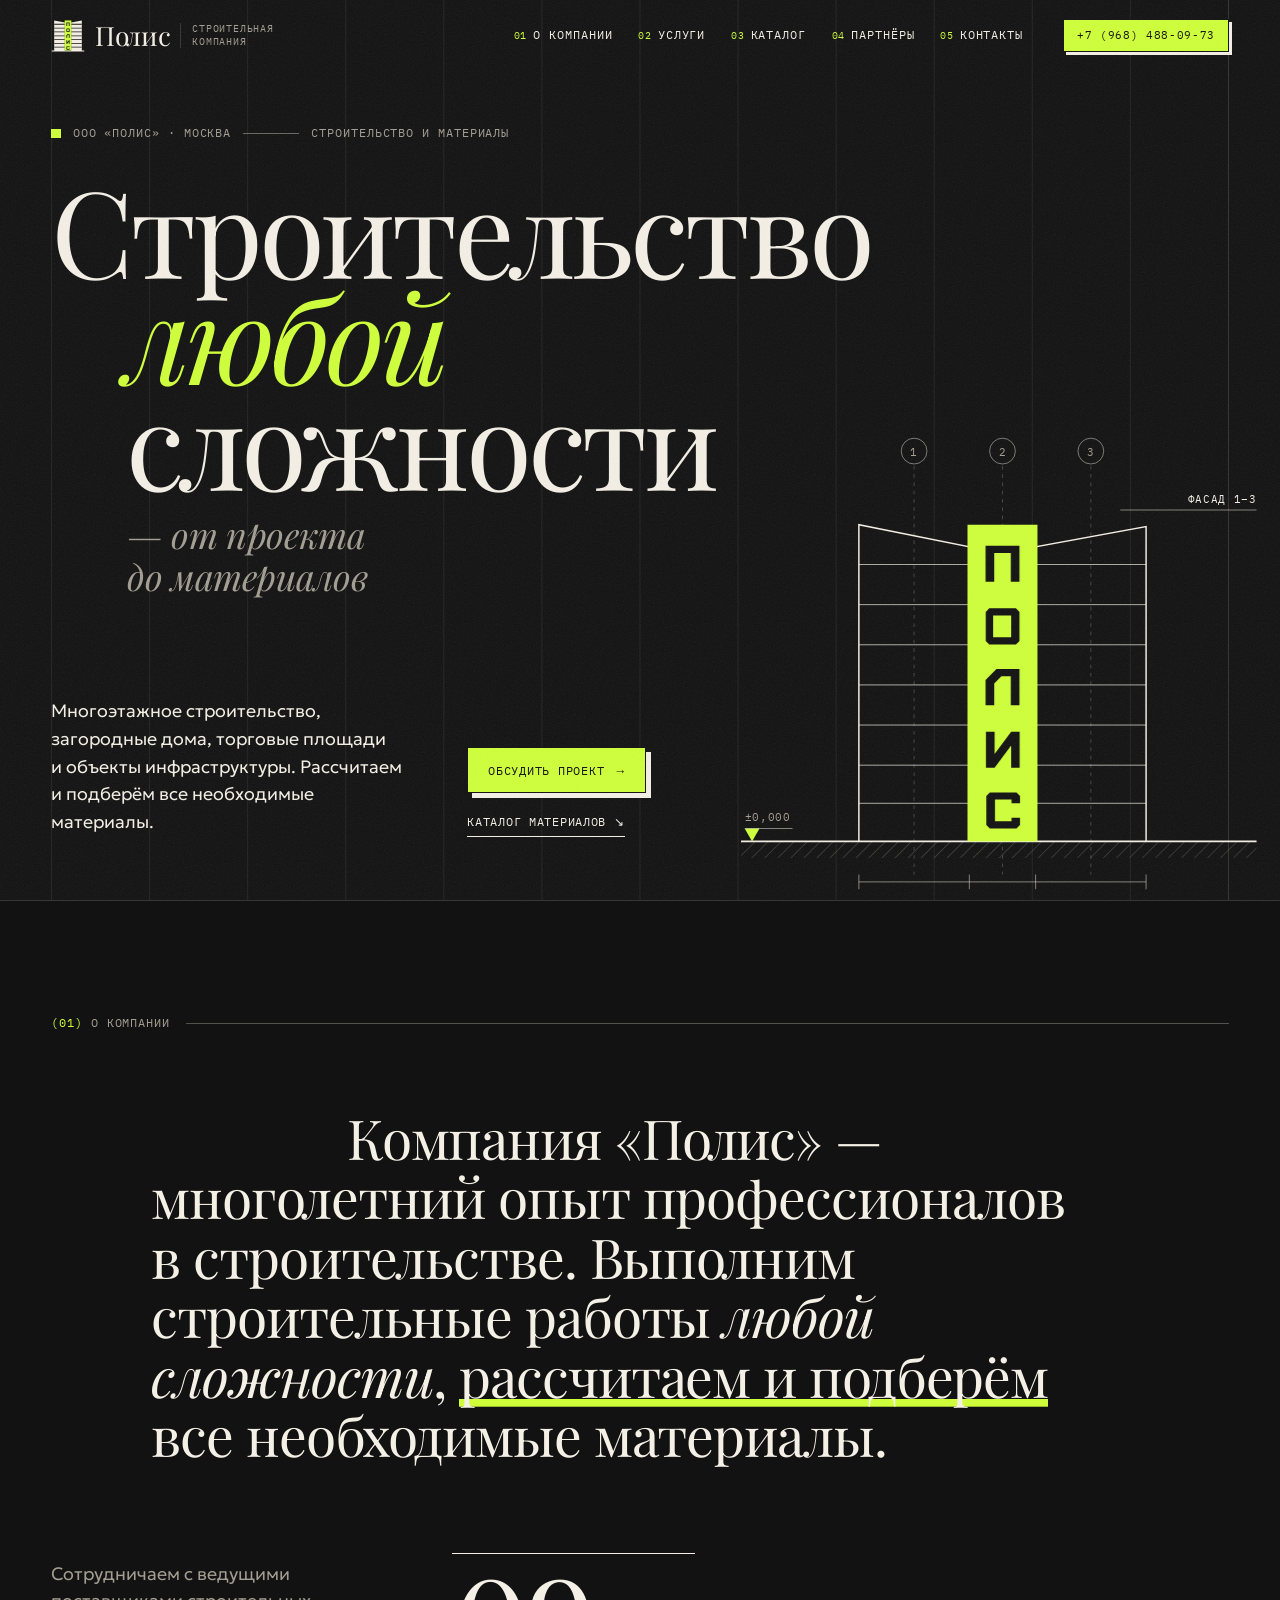
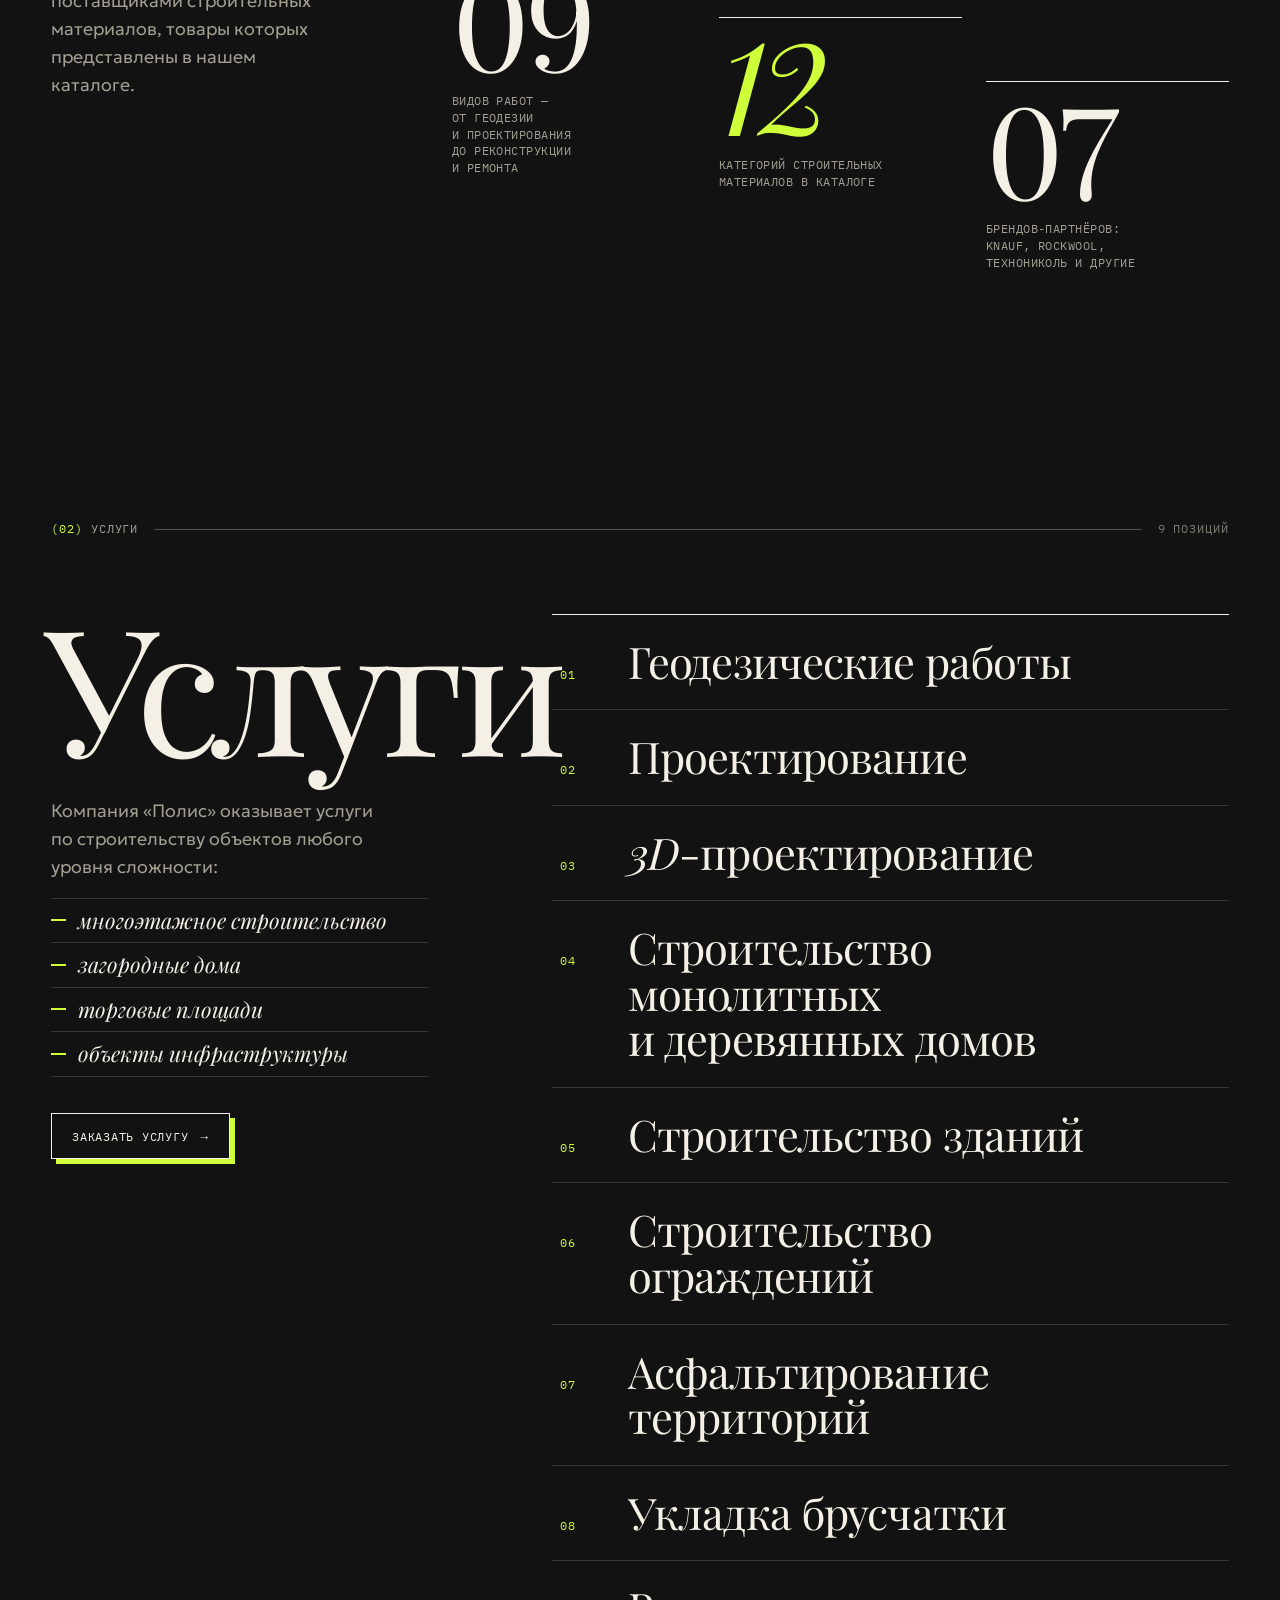
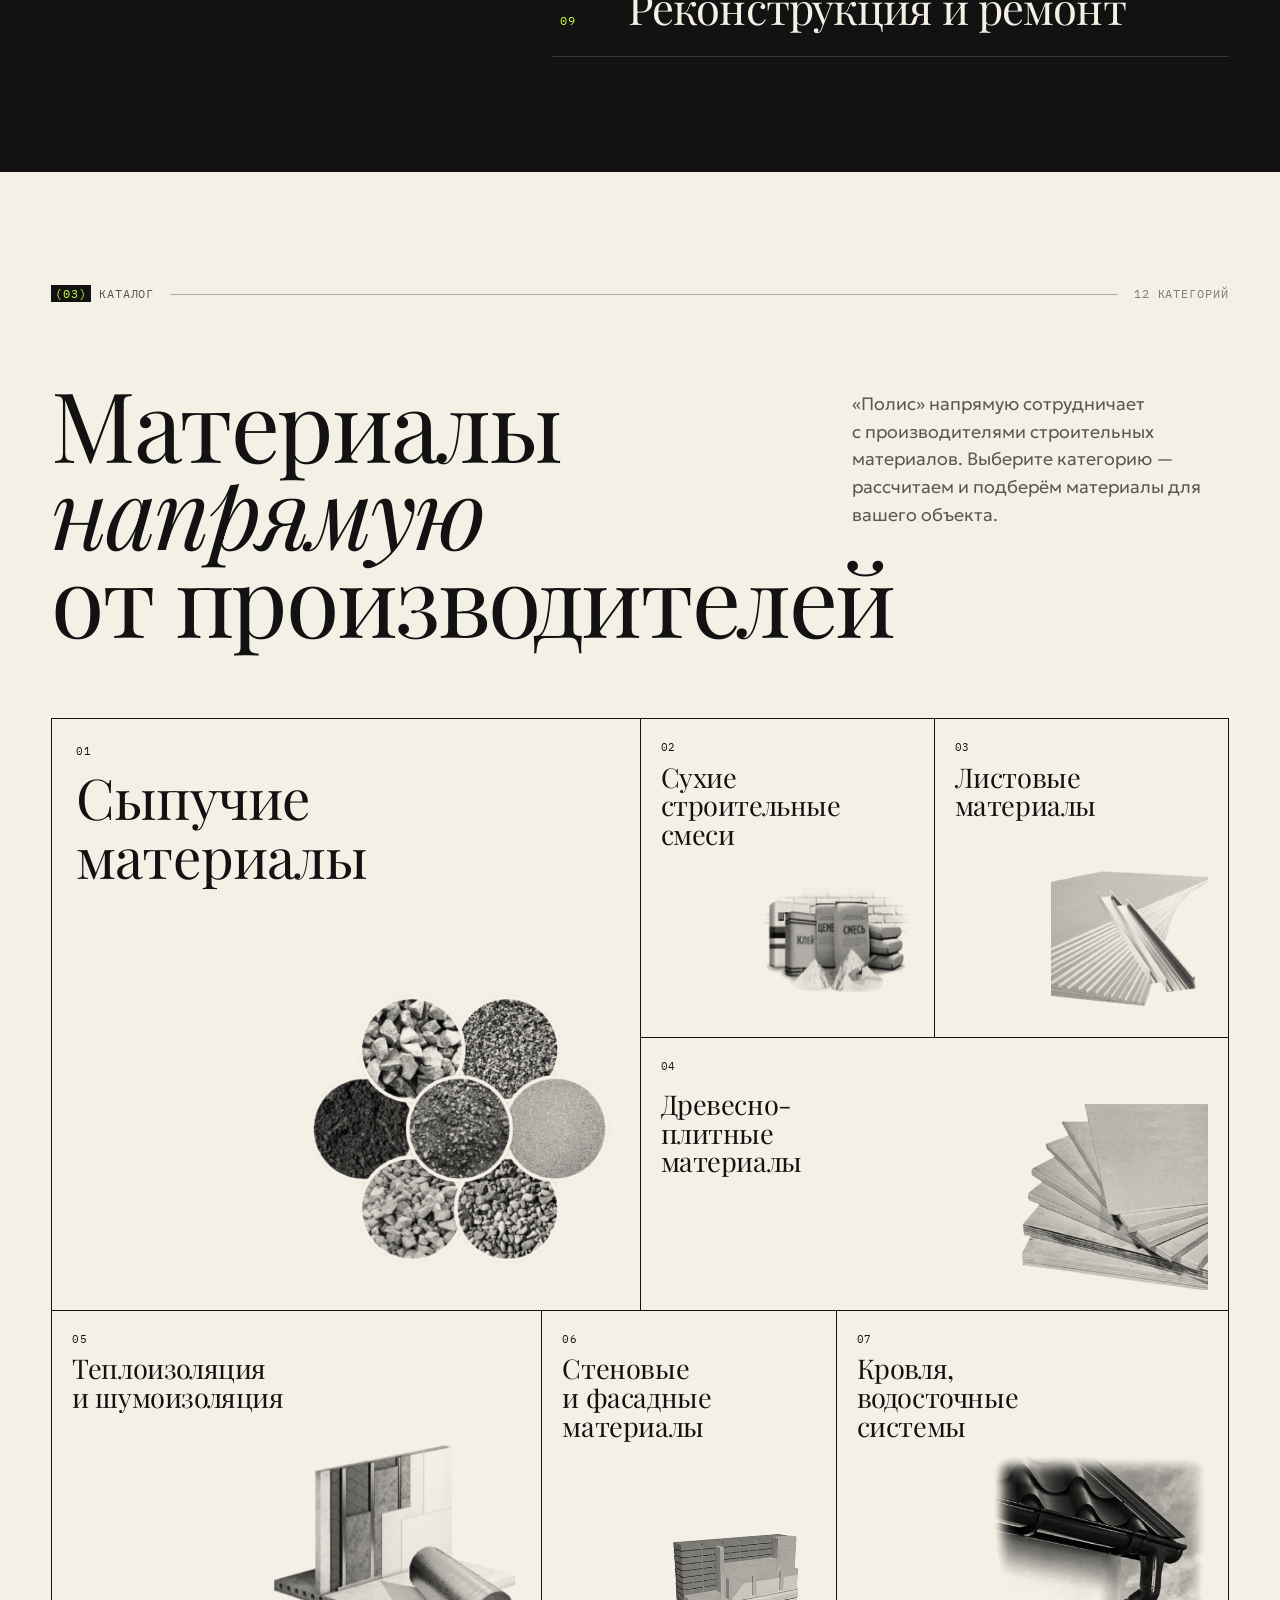
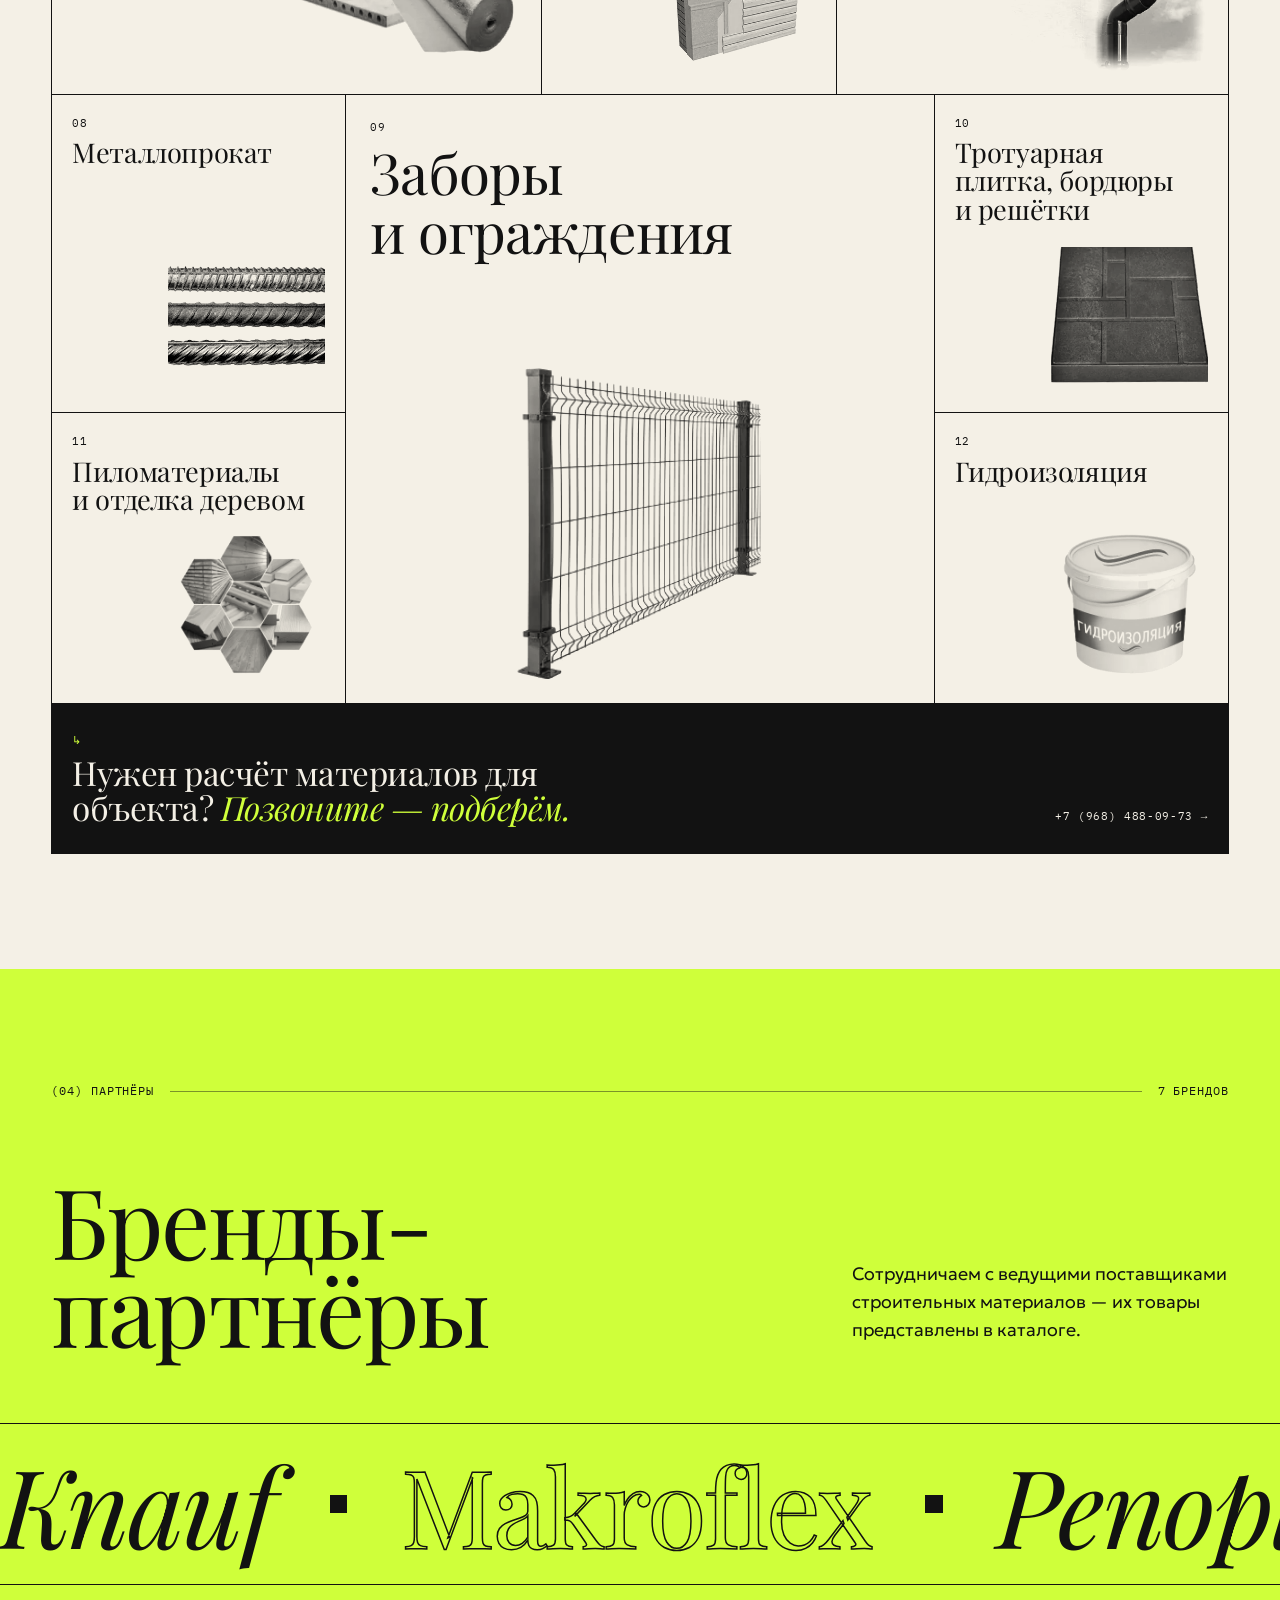
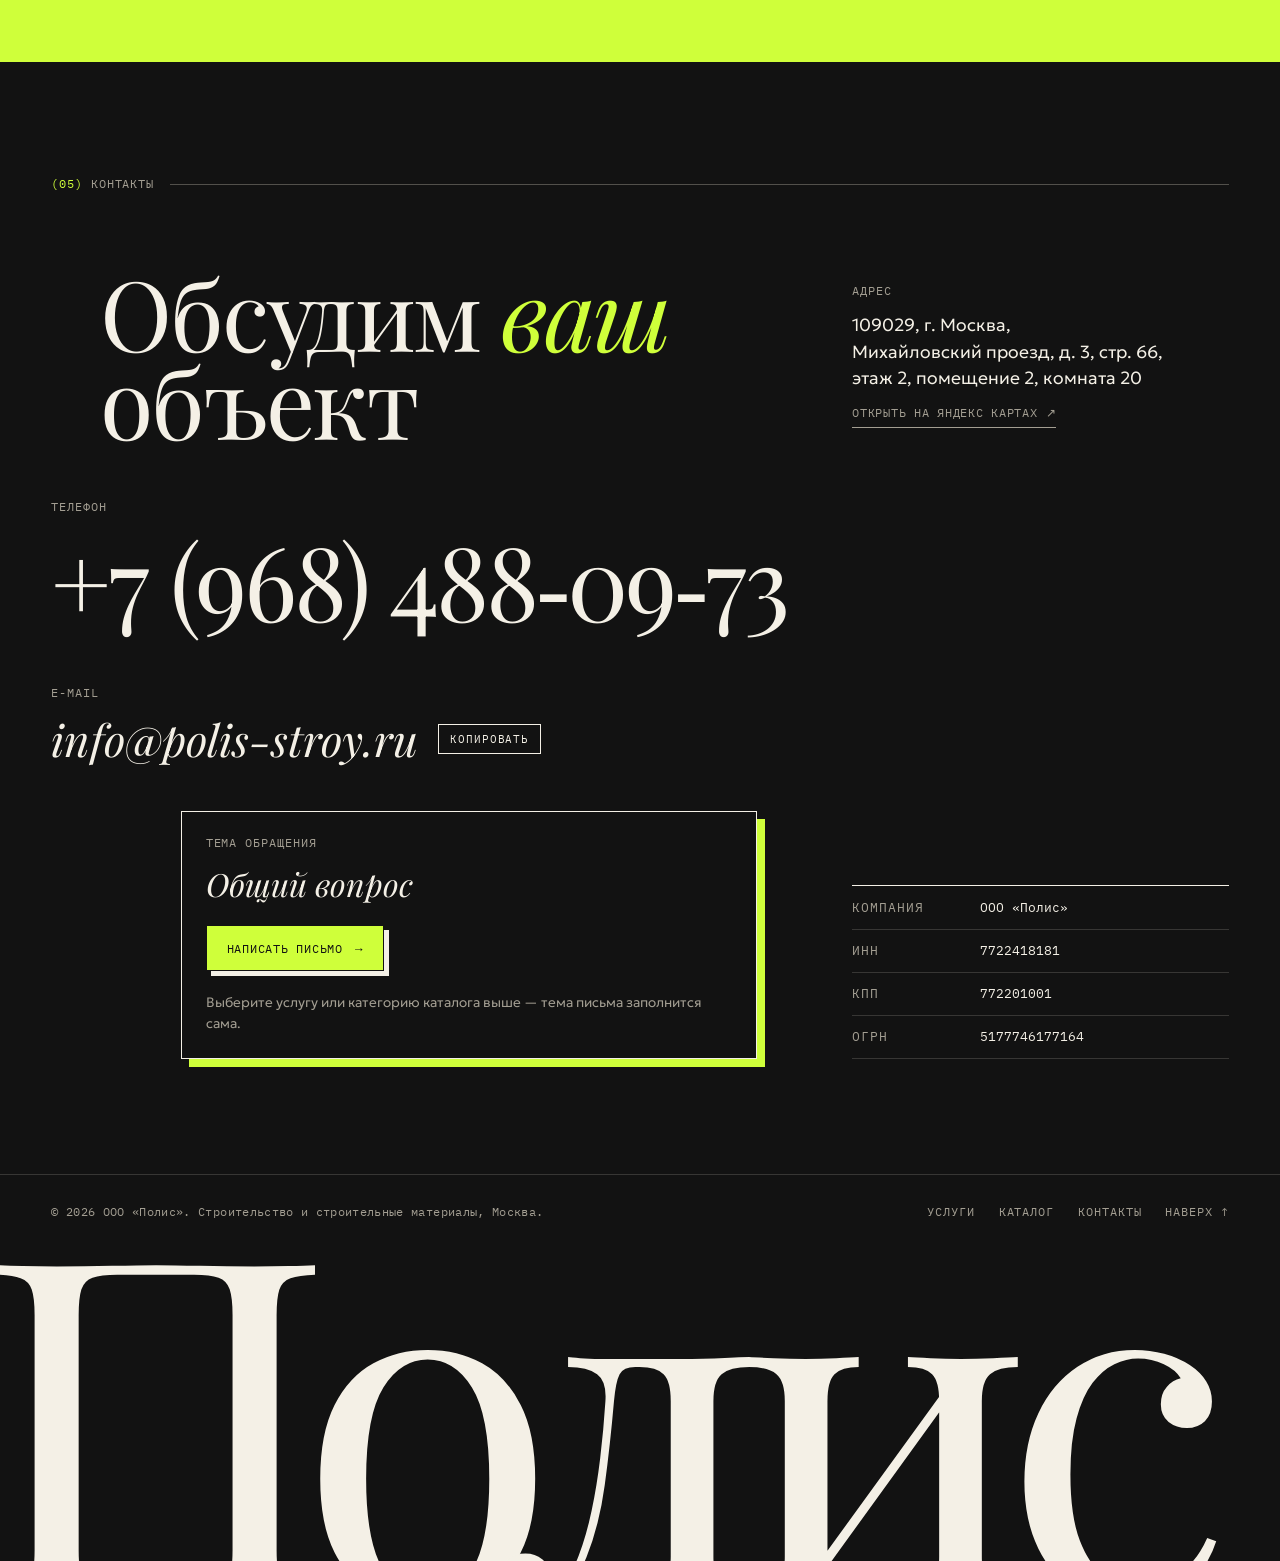
<file: index.html>
<!doctype html>
<html lang="ru">
<head>
  <meta charset="utf-8">
  <meta name="viewport" content="width=device-width, initial-scale=1, viewport-fit=cover">
  <title>«Полис» — строительная компания в Москве: работы и материалы</title>
  <meta name="description" content="ООО «Полис», Москва: строительство объектов любой сложности — от геодезии и проектирования до реконструкции и ремонта. Рассчитаем и подберём строительные материалы. +7 (968) 488-09-73.">
  <link rel="canonical" href="https://www.polis-stroy.ru/">
  <meta name="theme-color" content="#121212">
  <meta name="format-detection" content="telephone=no">

  <meta property="og:type" content="website">
  <meta property="og:locale" content="ru_RU">
  <meta property="og:site_name" content="Полис">
  <meta property="og:title" content="Строительная компания «Полис» — Москва">
  <meta property="og:description" content="Строительство объектов любой сложности. Рассчитаем и подберём все необходимые материалы от ведущих производителей.">
  <meta property="og:url" content="https://www.polis-stroy.ru/">
  <meta property="og:image" content="https://www.polis-stroy.ru/assets/img/og-image.jpg">
  <meta property="og:image:width" content="1200">
  <meta property="og:image:height" content="630">
  <meta property="og:image:alt" content="Полис — строительство любой сложности">
  <meta name="twitter:card" content="summary_large_image">

  <link rel="icon" href="favicon.svg" type="image/svg+xml">
  <link rel="apple-touch-icon" href="assets/img/apple-touch-icon.png">

  <link rel="preload" href="assets/fonts/playfair-cyrillic.woff2" as="font" type="font/woff2" crossorigin>
  <link rel="preload" href="assets/fonts/geologica-cyrillic.woff2" as="font" type="font/woff2" crossorigin>
  <link rel="stylesheet" href="assets/css/style.css">
  <script>document.documentElement.classList.add('js')</script>
  <script src="assets/js/main.js" defer></script>

  <script type="application/ld+json">
  {
    "@context": "https://schema.org",
    "@type": "GeneralContractor",
    "name": "Полис",
    "legalName": "ООО «Полис»",
    "url": "https://www.polis-stroy.ru/",
    "image": "https://www.polis-stroy.ru/assets/img/og-image.jpg",
    "telephone": "+7-968-488-09-73",
    "email": "info@polis-stroy.ru",
    "taxID": "7722418181",
    "address": {
      "@type": "PostalAddress",
      "postalCode": "109029",
      "addressLocality": "Москва",
      "streetAddress": "Михайловский проезд, д. 3, стр. 66, этаж 2, помещение 2, комната 20",
      "addressCountry": "RU"
    },
    "hasOfferCatalog": {
      "@type": "OfferCatalog",
      "name": "Услуги",
      "itemListElement": [
        {"@type": "Offer", "itemOffered": {"@type": "Service", "name": "Геодезические работы"}},
        {"@type": "Offer", "itemOffered": {"@type": "Service", "name": "Проектирование"}},
        {"@type": "Offer", "itemOffered": {"@type": "Service", "name": "3D-проектирование"}},
        {"@type": "Offer", "itemOffered": {"@type": "Service", "name": "Строительство монолитных и деревянных домов"}},
        {"@type": "Offer", "itemOffered": {"@type": "Service", "name": "Строительство зданий"}},
        {"@type": "Offer", "itemOffered": {"@type": "Service", "name": "Строительство ограждений"}},
        {"@type": "Offer", "itemOffered": {"@type": "Service", "name": "Асфальтирование территорий"}},
        {"@type": "Offer", "itemOffered": {"@type": "Service", "name": "Укладка брусчатки"}},
        {"@type": "Offer", "itemOffered": {"@type": "Service", "name": "Реконструкция и ремонт"}}
      ]
    }
  }
  </script>
</head>
<body>
  <svg class="sprite" width="0" height="0" aria-hidden="true" focusable="false">
    <symbol id="mark" viewBox="0 0 192 192">
      <path style="fill:var(--mark-side,currentColor)" d="M18 8l60 12v160H18zM114 20l60-11v171h-60zM4 177.3h183.8v5.8H4z"/>
      <path style="fill:var(--mark-gap,#121212)" d="M18 27.5h156v4.3H18zM18 49.3h156v4.2H18zM18 71.1h156v4.2H18zM18 92.9h156v4.2H18zM18 114.7h156v4.2H18zM18 136.5h156v4.2H18zM18 157.2h156v4.3H18z"/>
      <path style="fill:var(--mark-core,#cfff3a)" d="M77 8h38v169.3H77z"/>
      <path style="fill:var(--mark-gap,#121212)" d="m105.2 19.4v19.6h-4.7v-15.7h-9v15.7h-4.7v-19.6zm-1.9 34l1.9 2v15.7l-1.9 1.9h-14.5l-1.9-1.9v-15.7l1.9-2zm-2.6 15.7v-11.8h-9.8v11.8zm4.5 17.3v19.6h-4.7v-15.7h-5.1l-3.9 3.9v11.8h-4.7v-13.7l5.9-5.9zm-13.5 34v12.1l9-12.1h4.6v19.6h-4.6v-12.1l-9 12.1h-4.7v-19.6zm11.9 33l1.9 2v3.9h-4.6v-2h-9v11.8h9v-2h4.6v4l-1.9 1.9h-14.5l-1.9-1.9v-15.7l1.9-2z"/>
    </symbol>
  </svg>

  <a class="skip" href="#main">Перейти к содержанию</a>

  <header class="site-header" data-header>
    <div class="site-header__inner">
      <a class="brand" href="#top" aria-label="Полис — на главную">
        <svg class="brand__mark" aria-hidden="true"><use href="#mark"/></svg>
        <span class="brand__name">Полис</span>
        <span class="brand__tag">Строительная<br>компания</span>
      </a>

      <nav class="nav" aria-label="Основная навигация">
        <ul class="nav__list" id="nav-list">
          <li><a href="#about"><span class="nav__num">01</span>О&nbsp;компании</a></li>
          <li><a href="#services"><span class="nav__num">02</span>Услуги</a></li>
          <li><a href="#catalog"><span class="nav__num">03</span>Каталог</a></li>
          <li><a href="#partners"><span class="nav__num">04</span>Партнёры</a></li>
          <li><a href="#contacts"><span class="nav__num">05</span>Контакты</a></li>
          <li class="nav__extra">
            <a href="tel:+79684880973">+7 (968) 488-09-73</a>
            <a href="mailto:info@polis-stroy.ru">info@polis-stroy.ru</a>
          </li>
        </ul>
      </nav>

      <a class="btn btn--sm header-phone" href="tel:+79684880973">+7 (968) 488-09-73</a>

      <button class="menu-toggle" type="button" aria-expanded="false" aria-controls="nav-list" data-menu-toggle>
        <span class="menu-toggle__label">Меню</span>
        <span class="menu-toggle__bars" aria-hidden="true"></span>
      </button>
    </div>
    <div class="progress" aria-hidden="true"></div>
  </header>

  <main id="main">
    <!-- HERO -->
    <section class="hero" id="top" aria-labelledby="hero-title">
      <div class="hero__grid wrap">
        <p class="hero__kicker eyebrow">
          <span class="sq" aria-hidden="true"></span>ООО «Полис» · Москва
          <span class="hero__kicker-rule" aria-hidden="true"></span>
          <span class="hero__kicker-alt">Строительство и&nbsp;материалы</span>
        </p>

        <h1 class="hero__title" id="hero-title">
          <span class="hero__line hero__line--1">Строительство</span>
          <span class="hero__line hero__line--2"><em>любой</em> сложности</span>
          <span class="hero__line hero__line--3">— от&nbsp;проекта до&nbsp;материалов</span>
        </h1>

        <div class="hero__foot">
          <p class="hero__lead">
            Многоэтажное строительство, загородные дома, торговые площади и&nbsp;объекты инфраструктуры. Рассчитаем и&nbsp;подберём все необходимые материалы.
          </p>
          <div class="hero__actions">
            <a class="btn" href="#contacts">Обсудить проект <span class="btn__arrow" aria-hidden="true">→</span></a>
            <a class="link-arrow" href="#catalog">Каталог материалов <span aria-hidden="true">↘</span></a>
          </div>
        </div>
      </div>

      <svg class="hero__art" viewBox="-52 -44 292 256" aria-hidden="true" focusable="false">
        <defs>
          <pattern id="hatch" width="5" height="5" patternUnits="userSpaceOnUse" patternTransform="rotate(45)">
            <line x1="0" y1="0" x2="0" y2="5" class="art-hatch"/>
          </pattern>
        </defs>
        <g class="art-axes">
          <path d="M48 -24V198M96 -24V198M144 -24V198"/>
          <circle cx="48" cy="-32" r="7"/><circle cx="96" cy="-32" r="7"/><circle cx="144" cy="-32" r="7"/>
          <text x="48" y="-29.5">1</text><text x="96" y="-29.5">2</text><text x="144" y="-29.5">3</text>
        </g>
        <rect x="-46" y="180" width="280" height="9" fill="url(#hatch)"/>
        <g class="art-draw">
          <path pathLength="1" d="M18 180V8l60 12v160"/>
          <path pathLength="1" d="M114 180V20l60-11v171"/>
          <path pathLength="1" class="art-floors" d="M18 29.6h60M18 51.4h60M18 73.2h60M18 95h60M18 116.8h60M18 138.6h60M18 159.3h60M114 29.6h60M114 51.4h60M114 73.2h60M114 95h60M114 116.8h60M114 138.6h60M114 159.3h60"/>
          <path pathLength="1" class="art-ground" d="M-46 180H234"/>
        </g>
        <g class="art-core">
          <rect x="77" y="8" width="38" height="172"/>
          <path class="art-letters" d="m105.2 19.4v19.6h-4.7v-15.7h-9v15.7h-4.7v-19.6zm-1.9 34l1.9 2v15.7l-1.9 1.9h-14.5l-1.9-1.9v-15.7l1.9-2zm-2.6 15.7v-11.8h-9.8v11.8zm4.5 17.3v19.6h-4.7v-15.7h-5.1l-3.9 3.9v11.8h-4.7v-13.7l5.9-5.9zm-13.5 34v12.1l9-12.1h4.6v19.6h-4.6v-12.1l-9 12.1h-4.7v-19.6zm11.9 33l1.9 2v3.9h-4.6v-2h-9v11.8h9v-2h4.6v4l-1.9 1.9h-14.5l-1.9-1.9v-15.7l1.9-2z"/>
        </g>
        <g class="art-notes">
          <path d="M-40 180l-4-7h8z"/>
          <path d="M-44 173h26"/>
          <text x="-44" y="169" text-anchor="start">±0,000</text>
          <path d="M18 202H174M18 198v8M78 198v8M114 198v8M174 198v8"/>
          <text x="234" y="-4" text-anchor="end" class="art-title">ФАСАД 1–3</text>
          <path d="M160 0H234"/>
        </g>
      </svg>
    </section>

    <!-- ABOUT -->
    <section class="about section" id="about" aria-labelledby="about-title">
      <div class="wrap">
        <div class="section-bar">
          <span class="eyebrow"><span class="idx">(01)</span> О&nbsp;компании</span>
          <span class="section-bar__rule" aria-hidden="true"></span>
        </div>

        <div class="about__grid">
          <h2 class="visually-hidden" id="about-title">О компании</h2>
          <p class="about__statement" data-reveal>
            Компания «Полис»&nbsp;— многолетний опыт профессионалов в&nbsp;строительстве. Выполним строительные работы <em>любой сложности</em>, <mark>рассчитаем и&nbsp;подберём</mark> все необходимые материалы.
          </p>

          <p class="about__side" data-reveal>
            Сотрудничаем с&nbsp;ведущими поставщиками строительных материалов, товары которых представлены в&nbsp;нашем каталоге.
          </p>

          <ul class="facts" role="list">
            <li class="fact fact--a" data-reveal>
              <span class="fact__num">09</span>
              <span class="fact__label">видов работ&nbsp;— от&nbsp;геодезии и&nbsp;проектирования до&nbsp;реконструкции и&nbsp;ремонта</span>
            </li>
            <li class="fact fact--b" data-reveal>
              <span class="fact__num">12</span>
              <span class="fact__label">категорий строительных материалов в&nbsp;каталоге</span>
            </li>
            <li class="fact fact--c" data-reveal>
              <span class="fact__num">07</span>
              <span class="fact__label">брендов-партнёров: Knauf, Rockwool, Технониколь и&nbsp;другие</span>
            </li>
          </ul>
        </div>
      </div>
    </section>

    <!-- SERVICES -->
    <section class="services section" id="services" aria-labelledby="services-title">
      <div class="wrap">
        <div class="section-bar">
          <span class="eyebrow"><span class="idx">(02)</span> Услуги</span>
          <span class="section-bar__rule" aria-hidden="true"></span>
          <span class="eyebrow eyebrow--muted">9&nbsp;позиций</span>
        </div>

        <div class="services__grid">
          <div class="services__intro">
            <h2 class="display services__title" id="services-title">Услуги</h2>
            <p class="services__text">
              Компания «Полис» оказывает услуги по&nbsp;строительству объектов любого уровня сложности:
            </p>
            <ul class="objects" role="list">
              <li>многоэтажное строительство</li>
              <li>загородные дома</li>
              <li>торговые площади</li>
              <li>объекты инфраструктуры</li>
            </ul>
            <a class="btn btn--ghost" href="#contacts">Заказать услугу <span class="btn__arrow" aria-hidden="true">→</span></a>
          </div>

          <ol class="svc" role="list">
            <li><a class="svc__row" href="#contacts" data-topic="Геодезические работы"><span class="svc__num">01</span><span class="svc__name">Геодезические работы</span><span class="svc__go">Заказать <span aria-hidden="true">→</span></span></a></li>
            <li><a class="svc__row" href="#contacts" data-topic="Проектирование"><span class="svc__num">02</span><span class="svc__name">Проектирование</span><span class="svc__go">Заказать <span aria-hidden="true">→</span></span></a></li>
            <li><a class="svc__row" href="#contacts" data-topic="3D-проектирование"><span class="svc__num">03</span><span class="svc__name"><em>3D</em>-проектирование</span><span class="svc__go">Заказать <span aria-hidden="true">→</span></span></a></li>
            <li><a class="svc__row" href="#contacts" data-topic="Строительство монолитных и деревянных домов"><span class="svc__num">04</span><span class="svc__name">Строительство монолитных и&nbsp;деревянных домов</span><span class="svc__go">Заказать <span aria-hidden="true">→</span></span></a></li>
            <li><a class="svc__row" href="#contacts" data-topic="Строительство зданий"><span class="svc__num">05</span><span class="svc__name">Строительство зданий</span><span class="svc__go">Заказать <span aria-hidden="true">→</span></span></a></li>
            <li><a class="svc__row" href="#contacts" data-topic="Строительство ограждений"><span class="svc__num">06</span><span class="svc__name">Строительство ограждений</span><span class="svc__go">Заказать <span aria-hidden="true">→</span></span></a></li>
            <li><a class="svc__row" href="#contacts" data-topic="Асфальтирование территорий"><span class="svc__num">07</span><span class="svc__name">Асфальтирование территорий</span><span class="svc__go">Заказать <span aria-hidden="true">→</span></span></a></li>
            <li><a class="svc__row" href="#contacts" data-topic="Укладка брусчатки"><span class="svc__num">08</span><span class="svc__name">Укладка брусчатки</span><span class="svc__go">Заказать <span aria-hidden="true">→</span></span></a></li>
            <li><a class="svc__row" href="#contacts" data-topic="Реконструкция и ремонт"><span class="svc__num">09</span><span class="svc__name">Реконструкция и&nbsp;ремонт</span><span class="svc__go">Заказать <span aria-hidden="true">→</span></span></a></li>
          </ol>
        </div>
      </div>
    </section>

    <!-- CATALOG -->
    <section class="catalog section section--paper" id="catalog" aria-labelledby="catalog-title">
      <div class="wrap">
        <div class="section-bar">
          <span class="eyebrow"><span class="idx">(03)</span> Каталог</span>
          <span class="section-bar__rule" aria-hidden="true"></span>
          <span class="eyebrow eyebrow--muted">12&nbsp;категорий</span>
        </div>

        <div class="catalog__head">
          <h2 class="display catalog__title" id="catalog-title"><span>Материалы</span> <em>напрямую</em> <span>от&nbsp;производителей</span></h2>
          <p class="catalog__text">
            «Полис» напрямую сотрудничает с&nbsp;производителями строительных материалов. Выберите категорию&nbsp;— рассчитаем и&nbsp;подберём материалы для вашего объекта.
          </p>
        </div>

        <ul class="tiles" role="list">
          <li class="tile tile--xl">
            <a class="tile__link" href="#contacts" data-topic="Сыпучие материалы">
              <span class="tile__num">01</span>
              <h3 class="tile__title">Сыпучие материалы</h3>
              <img class="tile__img" src="assets/img/catalog/bulk-materials.webp" alt="" width="350" height="350" loading="lazy" decoding="async">
              <span class="tile__cta">Запросить расчёт <span aria-hidden="true">→</span></span>
            </a>
          </li>
          <li class="tile">
            <a class="tile__link" href="#contacts" data-topic="Сухие строительные смеси">
              <span class="tile__num">02</span>
              <h3 class="tile__title">Сухие строительные смеси</h3>
              <img class="tile__img" src="assets/img/catalog/dry-building-mixes.webp" alt="" width="350" height="350" loading="lazy" decoding="async">
              <span class="tile__cta">Запросить расчёт <span aria-hidden="true">→</span></span>
            </a>
          </li>
          <li class="tile">
            <a class="tile__link" href="#contacts" data-topic="Листовые материалы">
              <span class="tile__num">03</span>
              <h3 class="tile__title">Листовые материалы</h3>
              <img class="tile__img" src="assets/img/catalog/sheet-materials.webp" alt="" width="350" height="350" loading="lazy" decoding="async">
              <span class="tile__cta">Запросить расчёт <span aria-hidden="true">→</span></span>
            </a>
          </li>
          <li class="tile tile--wide">
            <a class="tile__link" href="#contacts" data-topic="Древесно-плитные материалы">
              <span class="tile__num">04</span>
              <h3 class="tile__title">Древесно-плитные материалы</h3>
              <img class="tile__img" src="assets/img/catalog/wood-board-materials.webp" alt="" width="300" height="300" loading="lazy" decoding="async">
              <span class="tile__cta">Запросить расчёт <span aria-hidden="true">→</span></span>
            </a>
          </li>
          <li class="tile tile--m5">
            <a class="tile__link" href="#contacts" data-topic="Теплоизоляция и шумоизоляция">
              <span class="tile__num">05</span>
              <h3 class="tile__title">Теплоизоляция и&nbsp;шумоизоляция</h3>
              <img class="tile__img" src="assets/img/catalog/thermal-noise-insulation.webp" alt="" width="350" height="350" loading="lazy" decoding="async">
              <span class="tile__cta">Запросить расчёт <span aria-hidden="true">→</span></span>
            </a>
          </li>
          <li class="tile">
            <a class="tile__link" href="#contacts" data-topic="Стеновые и фасадные материалы">
              <span class="tile__num">06</span>
              <h3 class="tile__title">Стеновые и&nbsp;фасадные материалы</h3>
              <img class="tile__img" src="assets/img/catalog/facade-materials.webp" alt="" width="300" height="300" loading="lazy" decoding="async">
              <span class="tile__cta">Запросить расчёт <span aria-hidden="true">→</span></span>
            </a>
          </li>
          <li class="tile tile--m4">
            <a class="tile__link" href="#contacts" data-topic="Кровля, водосточные системы">
              <span class="tile__num">07</span>
              <h3 class="tile__title">Кровля, водосточные системы</h3>
              <img class="tile__img" src="assets/img/catalog/roofing-materials.webp" alt="" width="350" height="350" loading="lazy" decoding="async">
              <span class="tile__cta">Запросить расчёт <span aria-hidden="true">→</span></span>
            </a>
          </li>
          <li class="tile">
            <a class="tile__link" href="#contacts" data-topic="Металлопрокат">
              <span class="tile__num">08</span>
              <h3 class="tile__title">Металлопрокат</h3>
              <img class="tile__img" src="assets/img/catalog/metal-products.webp" alt="" width="300" height="300" loading="lazy" decoding="async">
              <span class="tile__cta">Запросить расчёт <span aria-hidden="true">→</span></span>
            </a>
          </li>
          <li class="tile tile--xl tile--center">
            <a class="tile__link" href="#contacts" data-topic="Заборы и ограждения">
              <span class="tile__num">09</span>
              <h3 class="tile__title">Заборы и&nbsp;ограждения</h3>
              <img class="tile__img" src="assets/img/catalog/fences.webp" alt="" width="300" height="300" loading="lazy" decoding="async">
              <span class="tile__cta">Запросить расчёт <span aria-hidden="true">→</span></span>
            </a>
          </li>
          <li class="tile">
            <a class="tile__link" href="#contacts" data-topic="Тротуарная плитка, бордюры и решётки">
              <span class="tile__num">10</span>
              <h3 class="tile__title">Тротуарная плитка, бордюры и&nbsp;решётки</h3>
              <img class="tile__img" src="assets/img/catalog/paving-slabs.webp" alt="" width="300" height="300" loading="lazy" decoding="async">
              <span class="tile__cta">Запросить расчёт <span aria-hidden="true">→</span></span>
            </a>
          </li>
          <li class="tile">
            <a class="tile__link" href="#contacts" data-topic="Пиломатериалы и отделка деревом">
              <span class="tile__num">11</span>
              <h3 class="tile__title">Пиломатериалы и&nbsp;отделка деревом</h3>
              <img class="tile__img" src="assets/img/catalog/lumber-and-wood-trim.webp" alt="" width="350" height="350" loading="lazy" decoding="async">
              <span class="tile__cta">Запросить расчёт <span aria-hidden="true">→</span></span>
            </a>
          </li>
          <li class="tile">
            <a class="tile__link" href="#contacts" data-topic="Гидроизоляция">
              <span class="tile__num">12</span>
              <h3 class="tile__title">Гидроизоляция</h3>
              <img class="tile__img" src="assets/img/catalog/waterproofing.webp" alt="" width="350" height="350" loading="lazy" decoding="async">
              <span class="tile__cta">Запросить расчёт <span aria-hidden="true">→</span></span>
            </a>
          </li>
          <li class="tile tile--cta">
            <a class="tile__link" href="tel:+79684880973">
              <span class="tile__num">↳</span>
              <span class="tile__title">Нужен расчёт материалов для объекта? <em>Позвоните&nbsp;— подберём.</em></span>
              <span class="tile__cta">+7 (968) 488-09-73 <span aria-hidden="true">→</span></span>
            </a>
          </li>
        </ul>
      </div>
    </section>

    <!-- PARTNERS -->
    <section class="partners section section--accent" id="partners" aria-labelledby="partners-title">
      <div class="wrap partners__head">
        <div class="section-bar">
          <span class="eyebrow"><span class="idx">(04)</span> Партнёры</span>
          <span class="section-bar__rule" aria-hidden="true"></span>
          <span class="eyebrow">7&nbsp;брендов</span>
        </div>
        <div class="partners__intro">
          <h2 class="display partners__title" id="partners-title">Бренды-партнёры</h2>
          <p class="partners__text">Сотрудничаем с&nbsp;ведущими поставщиками строительных материалов&nbsp;— их товары представлены в&nbsp;каталоге.</p>
        </div>
      </div>

      <div class="marquee" data-marquee>
        <div class="marquee__track">
          <ul class="marquee__list" role="list">
            <li>Knauf</li>
            <li class="o">Makroflex</li>
            <li>Penoplex</li>
            <li class="o">Rockwool</li>
            <li>Tikkurila</li>
            <li class="o">Vetonit</li>
            <li>Технониколь</li>
          </ul>
          <ul class="marquee__list" role="list" aria-hidden="true">
            <li>Knauf</li>
            <li class="o">Makroflex</li>
            <li>Penoplex</li>
            <li class="o">Rockwool</li>
            <li>Tikkurila</li>
            <li class="o">Vetonit</li>
            <li>Технониколь</li>
          </ul>
        </div>
      </div>
    </section>

    <!-- CONTACTS -->
    <section class="contacts section" id="contacts" aria-labelledby="contacts-title">
      <div class="wrap">
        <div class="section-bar">
          <span class="eyebrow"><span class="idx">(05)</span> Контакты</span>
          <span class="section-bar__rule" aria-hidden="true"></span>
        </div>

        <div class="contacts__grid">
          <div class="contacts__main">
            <h2 class="display contacts__title" id="contacts-title">Обсудим <em>ваш</em> объект</h2>

            <a class="phone" href="tel:+79684880973"><span class="phone__label eyebrow">Телефон</span>+7&nbsp;(968) 488‑09‑73</a>

            <div class="mail">
              <span class="eyebrow">E-mail</span>
              <div class="mail__row">
                <a class="mail__addr" href="mailto:info@polis-stroy.ru">info@polis-stroy.ru</a>
                <button class="chip-btn" type="button" data-copy="info@polis-stroy.ru" hidden>Копировать</button>
              </div>
            </div>

            <div class="request" data-request>
              <div class="request__row">
                <span class="eyebrow">Тема обращения</span>
                <button class="request__reset" type="button" data-topic-reset hidden>Сбросить <span aria-hidden="true">×</span></button>
              </div>
              <p class="request__topic" data-topic-out aria-live="polite">Общий вопрос</p>
              <a class="btn" href="mailto:info@polis-stroy.ru?subject=%D0%97%D0%B0%D0%BF%D1%80%D0%BE%D1%81%20%D1%81%20%D1%81%D0%B0%D0%B9%D1%82%D0%B0" data-mailto>Написать письмо <span class="btn__arrow" aria-hidden="true">→</span></a>
              <p class="request__hint">Выберите услугу или категорию каталога выше&nbsp;— тема письма заполнится сама.</p>
            </div>
          </div>

          <aside class="contacts__side">
            <div class="addr">
              <span class="eyebrow">Адрес</span>
              <address class="addr__text">
                109029, г.&nbsp;Москва,<br>
                Михайловский проезд, д.&nbsp;3, стр.&nbsp;66,<br>
                этаж&nbsp;2, помещение&nbsp;2, комната&nbsp;20
              </address>
              <a class="link-arrow" href="https://yandex.ru/maps/?text=%D0%9C%D0%BE%D1%81%D0%BA%D0%B2%D0%B0%2C%20%D0%9C%D0%B8%D1%85%D0%B0%D0%B9%D0%BB%D0%BE%D0%B2%D1%81%D0%BA%D0%B8%D0%B9%20%D0%BF%D1%80%D0%BE%D0%B5%D0%B7%D0%B4%2C%20%D0%B4.%203%2C%20%D1%81%D1%82%D1%80.%2066" target="_blank" rel="noopener">Открыть на&nbsp;Яндекс Картах <span aria-hidden="true">↗</span></a>
            </div>

            <dl class="req">
              <div><dt>Компания</dt><dd>ООО «Полис»</dd></div>
              <div><dt>ИНН</dt><dd>7722418181</dd></div>
              <div><dt>КПП</dt><dd>772201001</dd></div>
              <div><dt>ОГРН</dt><dd>5177746177164</dd></div>
            </dl>
          </aside>
        </div>
      </div>
    </section>
  </main>

  <footer class="site-footer">
    <div class="wrap site-footer__row">
      <p>© <span data-year>2026</span> ООО «Полис». Строительство и&nbsp;строительные материалы, Москва.</p>
      <ul class="site-footer__nav" role="list">
        <li><a href="#services">Услуги</a></li>
        <li><a href="#catalog">Каталог</a></li>
        <li><a href="#contacts">Контакты</a></li>
        <li><a href="#top">Наверх <span aria-hidden="true">↑</span></a></li>
      </ul>
    </div>
    <p class="site-footer__word" aria-hidden="true">Полис</p>
  </footer>

  <div class="toast" role="status" aria-live="polite" data-toast></div>
</body>
</html>
</file>
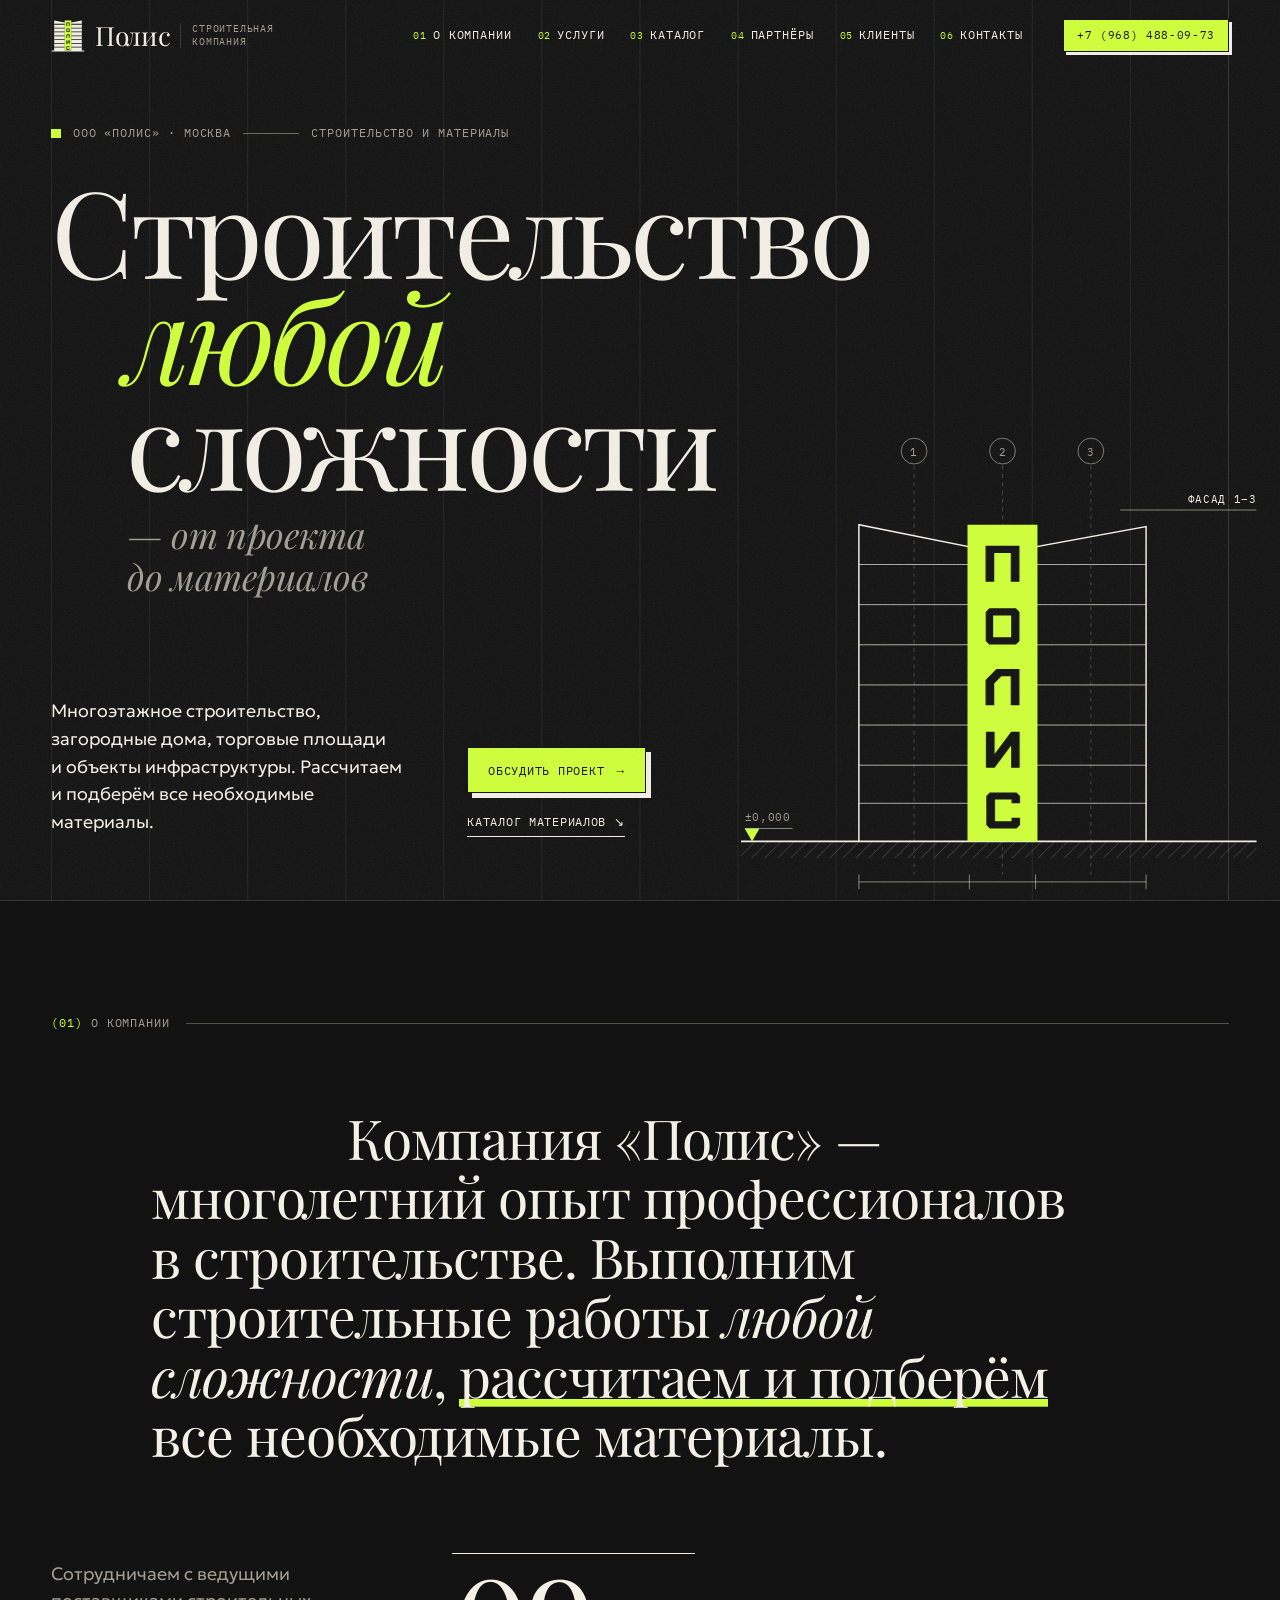
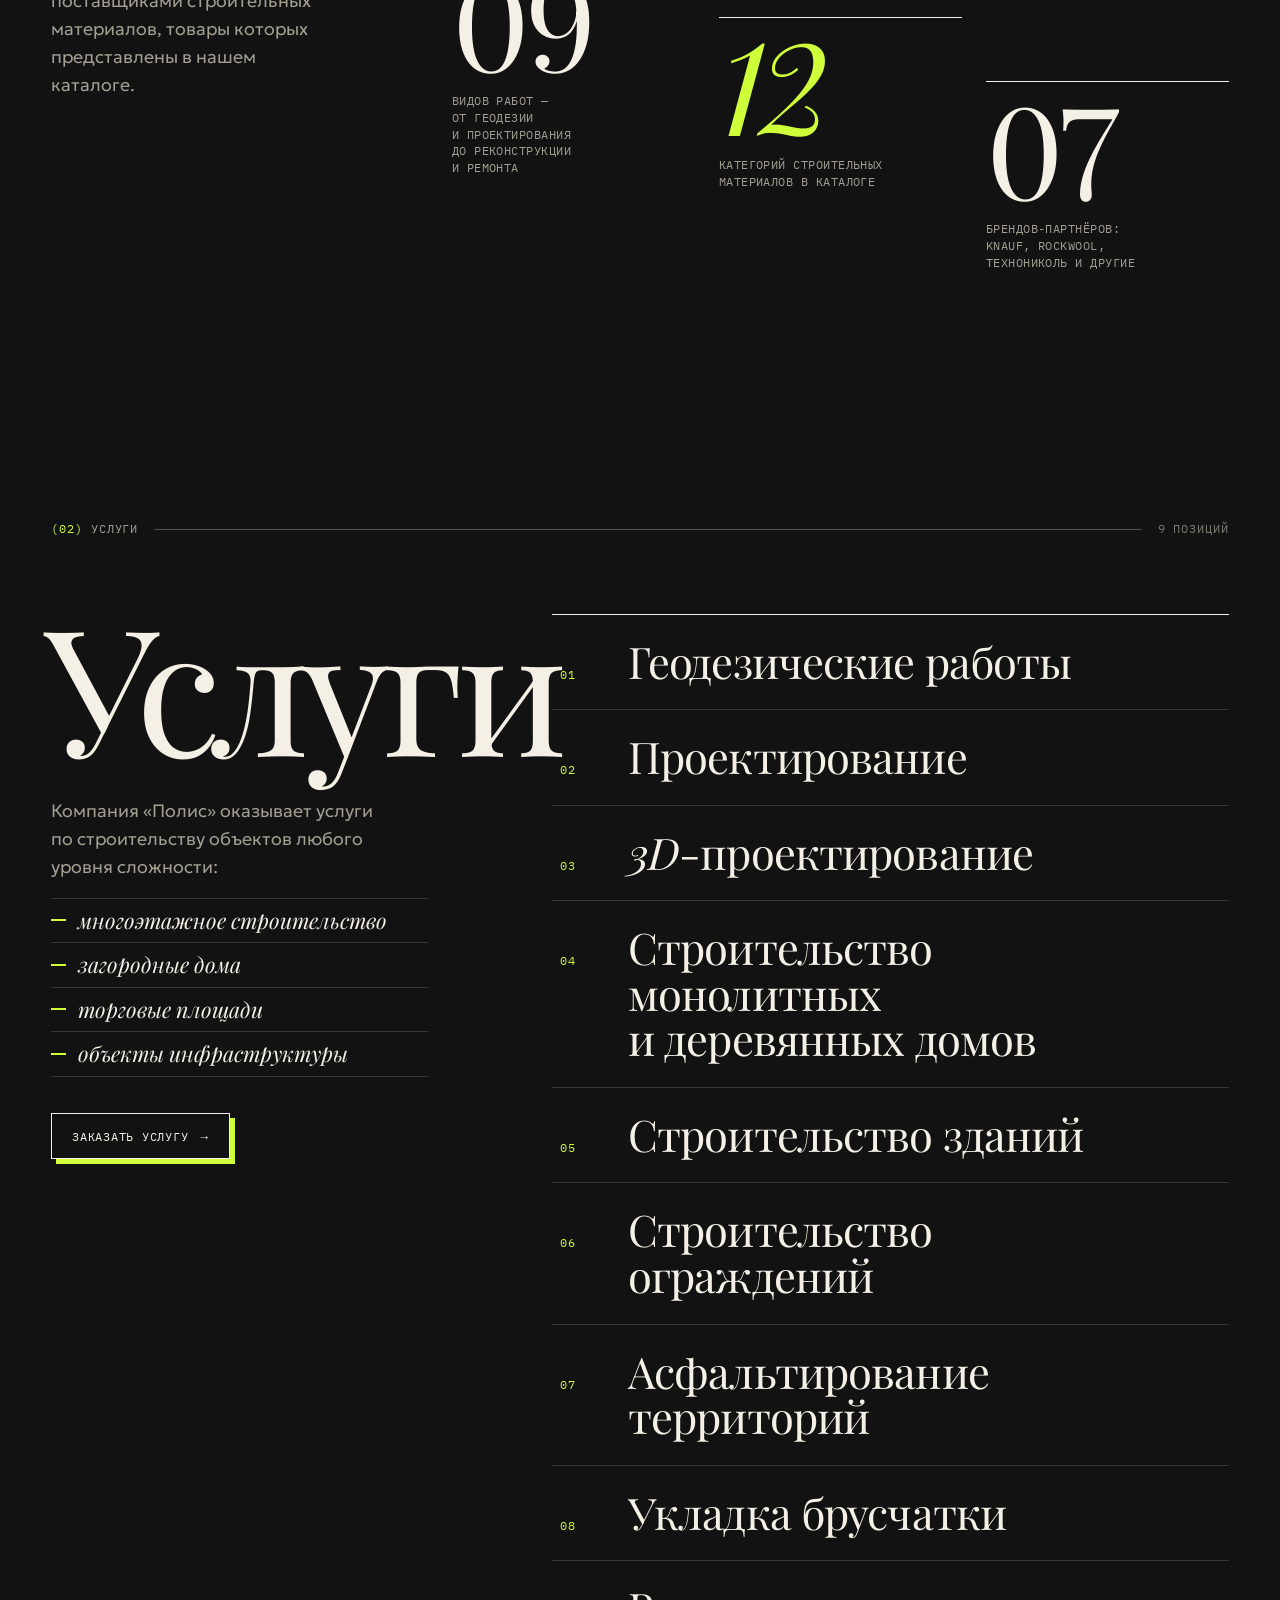
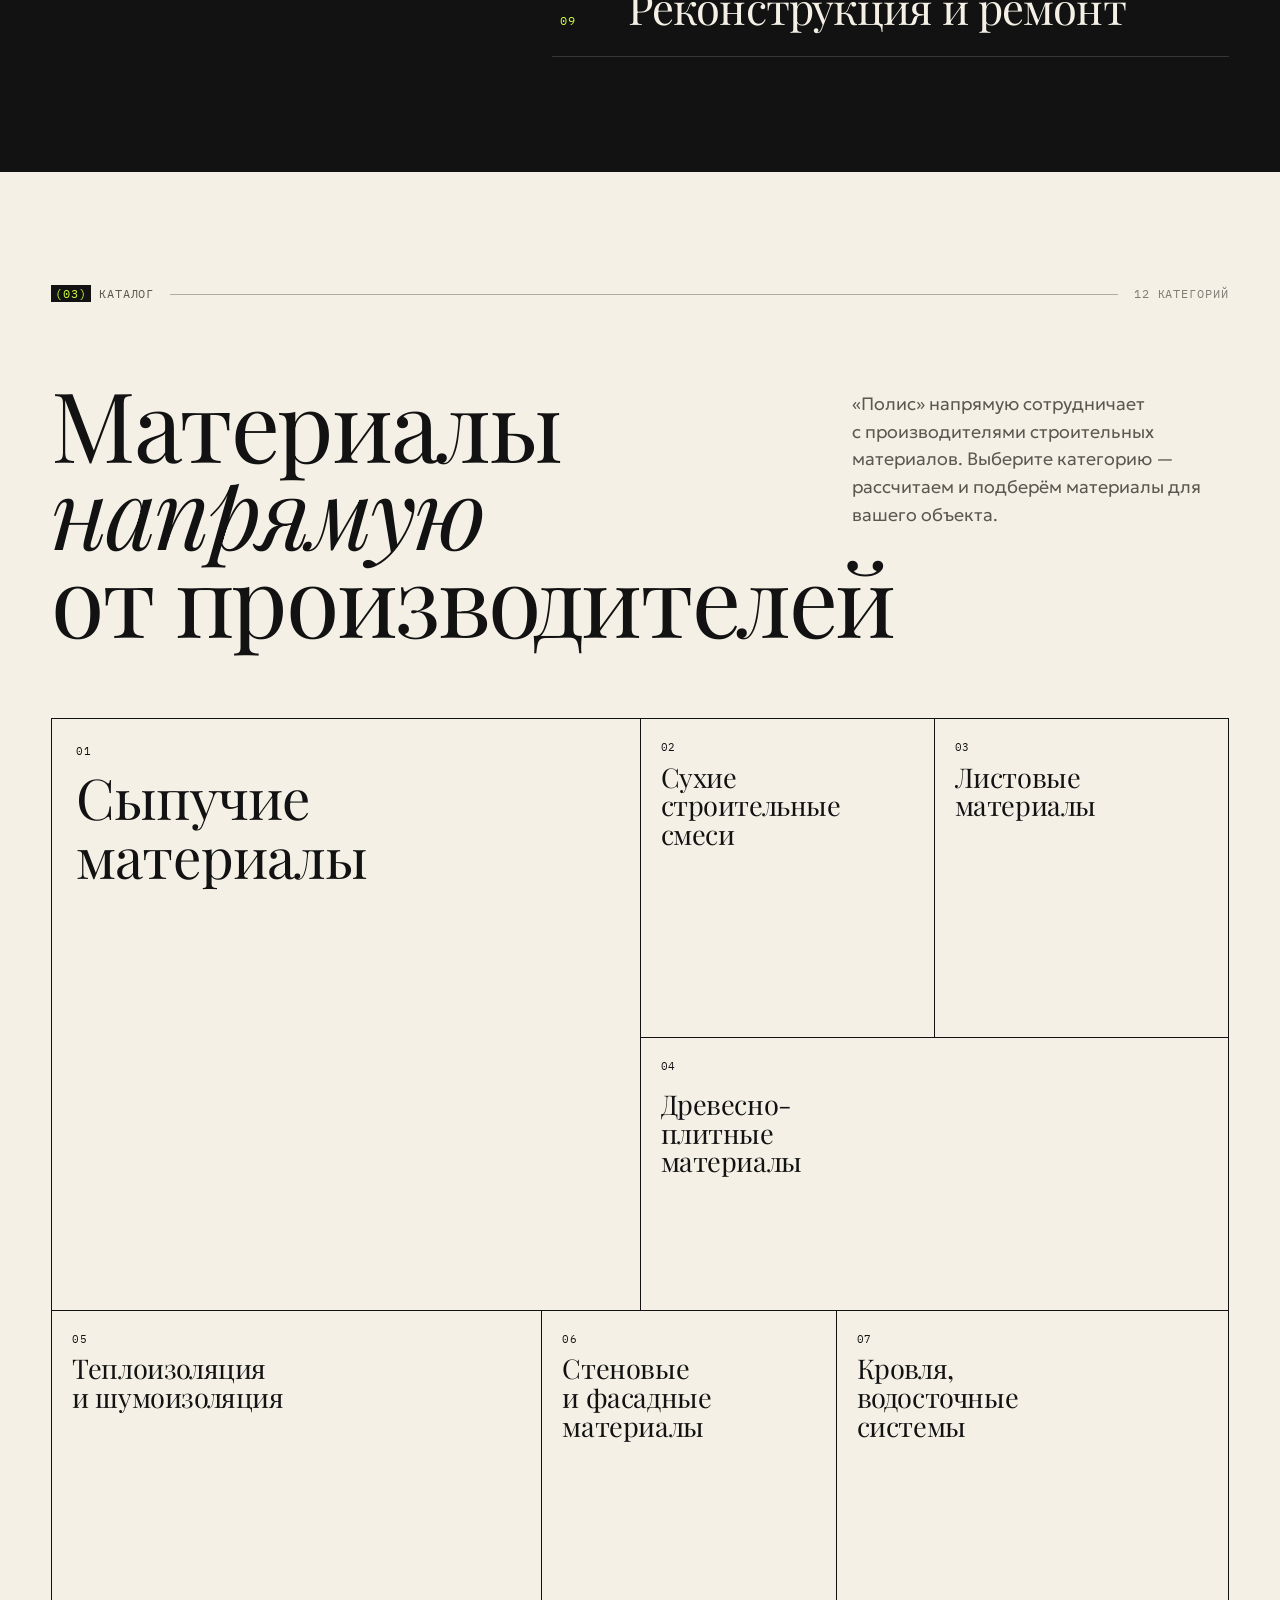
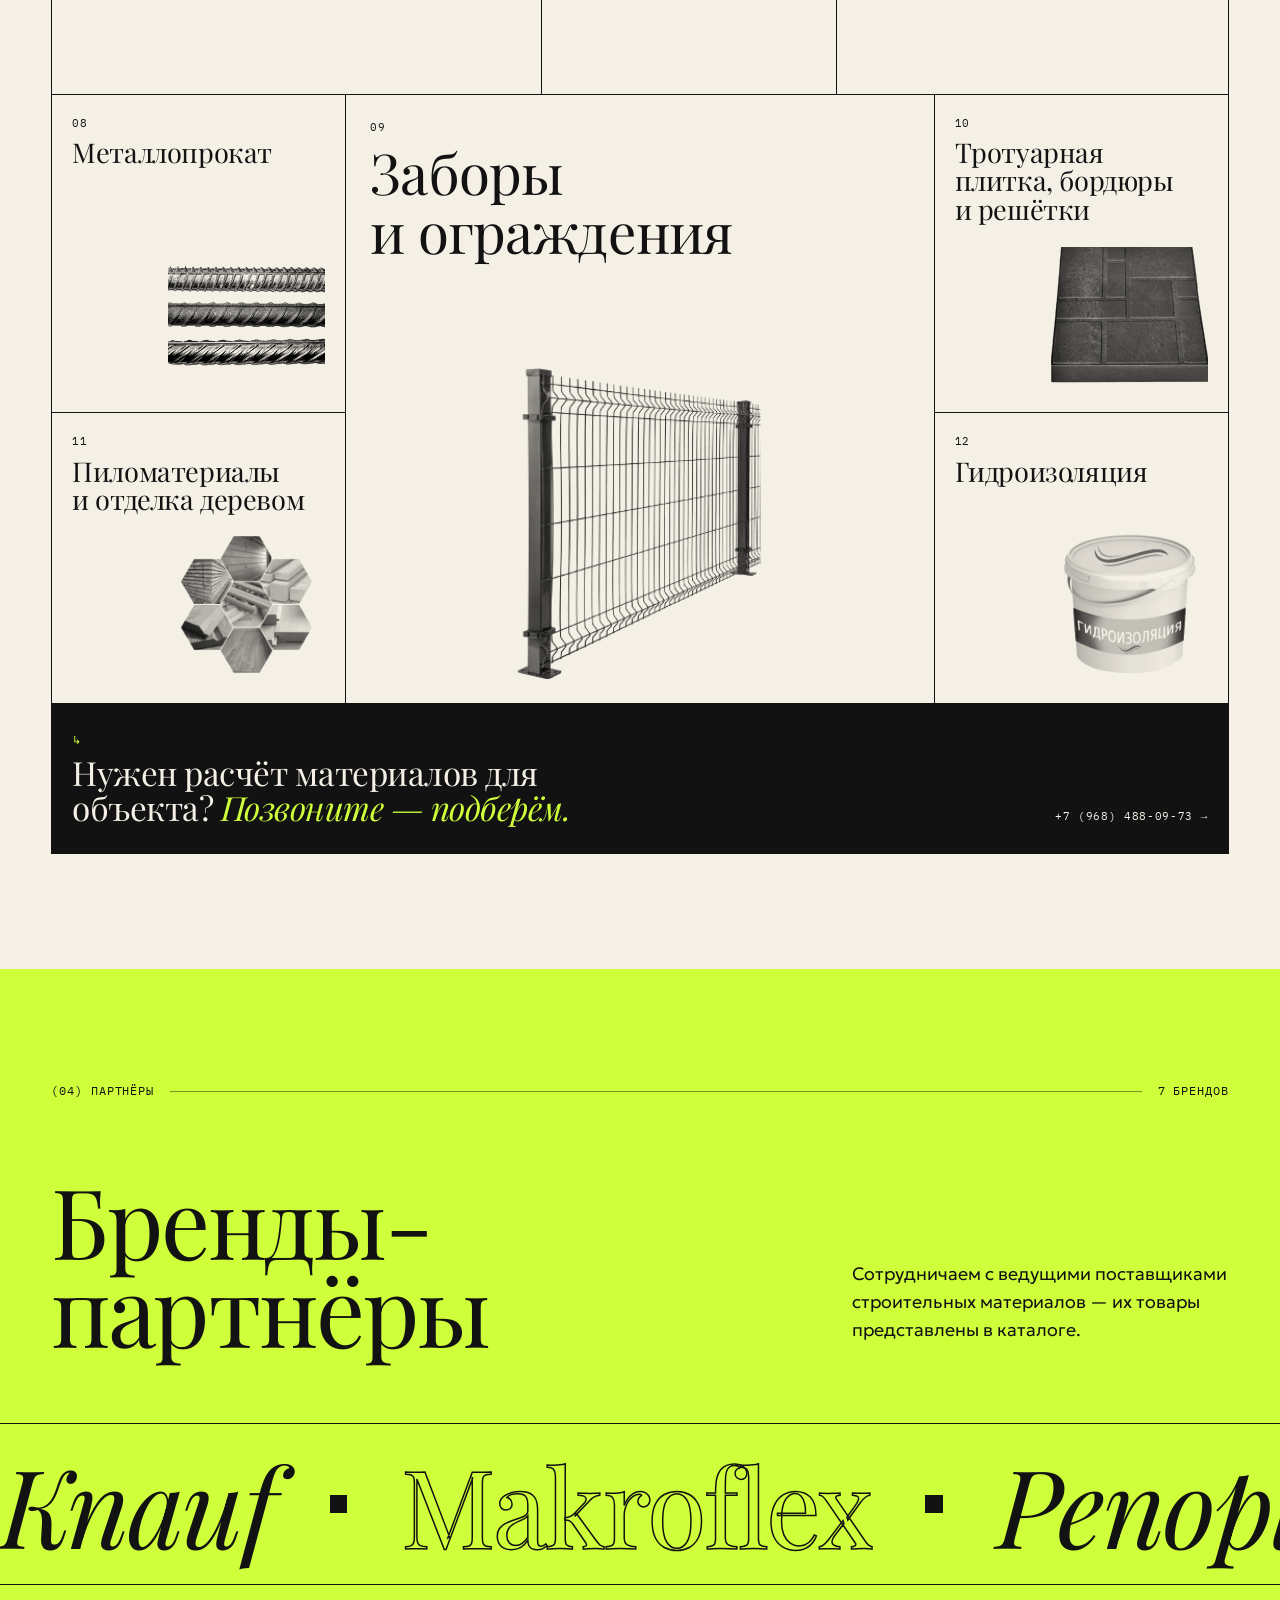
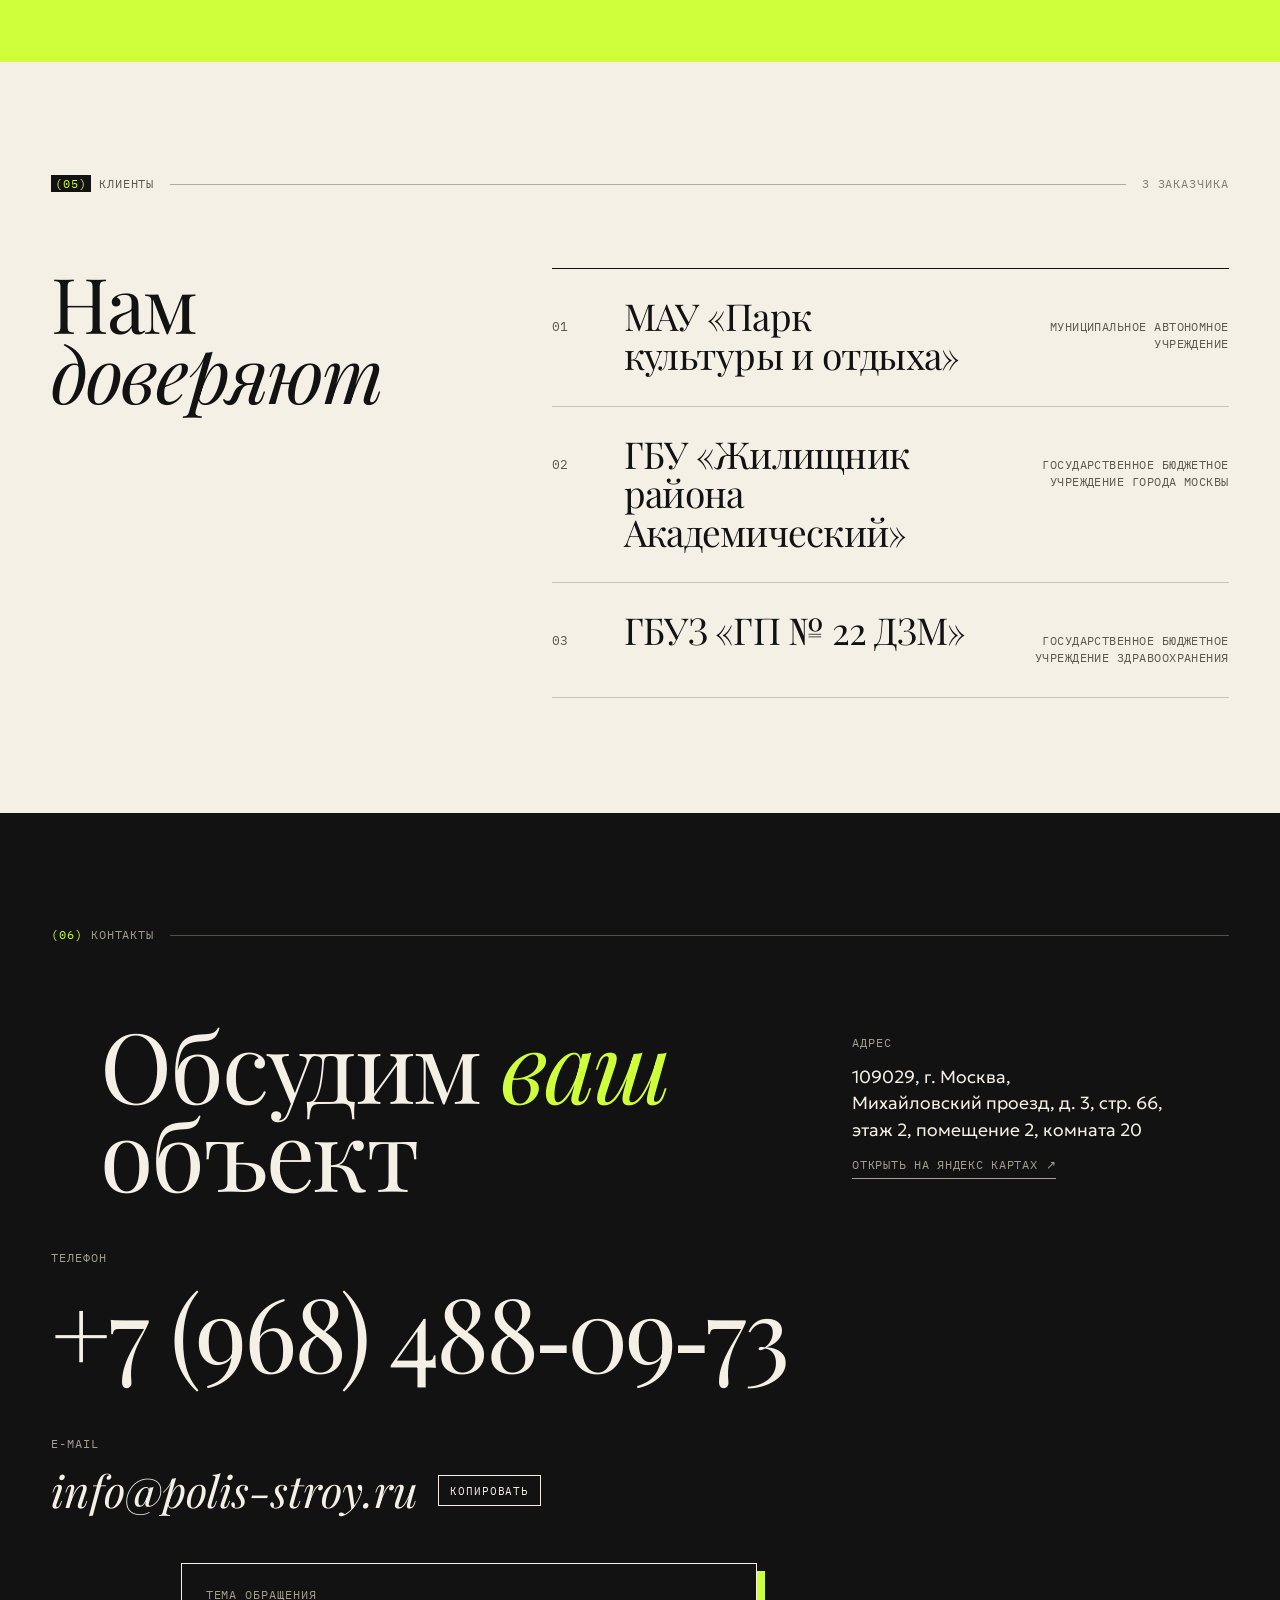
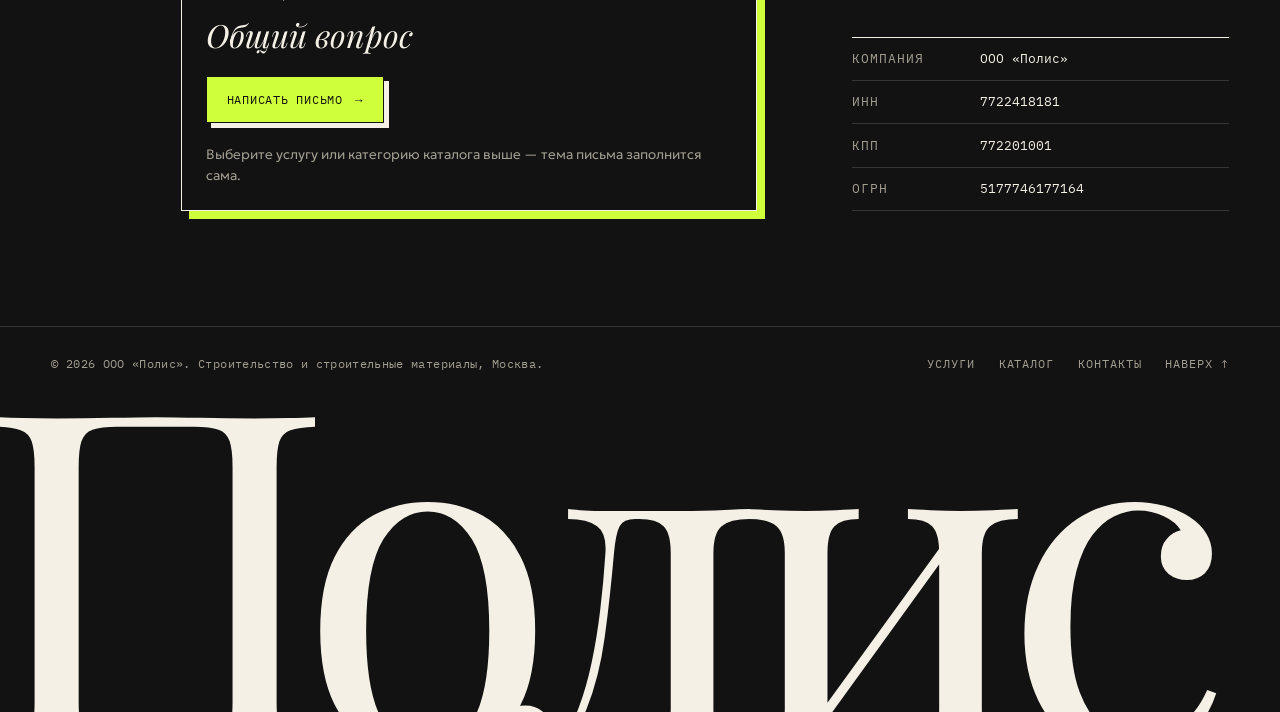
<file: docs/index.html>
<!doctype html>
<html lang="ru">
<head>
  <meta charset="utf-8">
  <meta name="viewport" content="width=device-width, initial-scale=1, viewport-fit=cover">
  <title>«Полис» — строительная компания в Москве: работы и материалы</title>
  <meta name="description" content="ООО «Полис», Москва: строительство объектов любой сложности — от геодезии и проектирования до реконструкции и ремонта. Рассчитаем и подберём строительные материалы. +7 (968) 488-09-73.">
  <link rel="canonical" href="https://www.polis-stroy.ru/">
  <meta name="theme-color" content="#121212">
  <meta name="format-detection" content="telephone=no">

  <meta property="og:type" content="website">
  <meta property="og:locale" content="ru_RU">
  <meta property="og:site_name" content="Полис">
  <meta property="og:title" content="Строительная компания «Полис» — Москва">
  <meta property="og:description" content="Строительство объектов любой сложности. Рассчитаем и подберём все необходимые материалы от ведущих производителей.">
  <meta property="og:url" content="https://www.polis-stroy.ru/">
  <meta property="og:image" content="https://www.polis-stroy.ru/assets/img/og-image.jpg">
  <meta property="og:image:width" content="1200">
  <meta property="og:image:height" content="630">
  <meta property="og:image:alt" content="Полис — строительство любой сложности">
  <meta name="twitter:card" content="summary_large_image">

  <link rel="icon" href="favicon.svg" type="image/svg+xml">
  <link rel="apple-touch-icon" href="assets/img/apple-touch-icon.png">

  <link rel="preload" href="assets/fonts/playfair-cyrillic.woff2" as="font" type="font/woff2" crossorigin>
  <link rel="preload" href="assets/fonts/geologica-cyrillic.woff2" as="font" type="font/woff2" crossorigin>
  <link rel="stylesheet" href="assets/css/style.css">
  <script>document.documentElement.classList.add('js')</script>
  <script src="assets/js/main.js" defer></script>

  <script type="application/ld+json">
  {
    "@context": "https://schema.org",
    "@type": "GeneralContractor",
    "name": "Полис",
    "legalName": "ООО «Полис»",
    "url": "https://www.polis-stroy.ru/",
    "image": "https://www.polis-stroy.ru/assets/img/og-image.jpg",
    "telephone": "+7-968-488-09-73",
    "email": "info@polis-stroy.ru",
    "taxID": "7722418181",
    "address": {
      "@type": "PostalAddress",
      "postalCode": "109029",
      "addressLocality": "Москва",
      "streetAddress": "Михайловский проезд, д. 3, стр. 66, этаж 2, помещение 2, комната 20",
      "addressCountry": "RU"
    },
    "hasOfferCatalog": {
      "@type": "OfferCatalog",
      "name": "Услуги",
      "itemListElement": [
        {"@type": "Offer", "itemOffered": {"@type": "Service", "name": "Геодезические работы"}},
        {"@type": "Offer", "itemOffered": {"@type": "Service", "name": "Проектирование"}},
        {"@type": "Offer", "itemOffered": {"@type": "Service", "name": "3D-проектирование"}},
        {"@type": "Offer", "itemOffered": {"@type": "Service", "name": "Строительство монолитных и деревянных домов"}},
        {"@type": "Offer", "itemOffered": {"@type": "Service", "name": "Строительство зданий"}},
        {"@type": "Offer", "itemOffered": {"@type": "Service", "name": "Строительство ограждений"}},
        {"@type": "Offer", "itemOffered": {"@type": "Service", "name": "Асфальтирование территорий"}},
        {"@type": "Offer", "itemOffered": {"@type": "Service", "name": "Укладка брусчатки"}},
        {"@type": "Offer", "itemOffered": {"@type": "Service", "name": "Реконструкция и ремонт"}}
      ]
    }
  }
  </script>
</head>
<body>
  <svg class="sprite" width="0" height="0" aria-hidden="true" focusable="false">
    <symbol id="mark" viewBox="0 0 192 192">
      <path style="fill:var(--mark-side,currentColor)" d="M18 8l60 12v160H18zM114 20l60-11v171h-60zM4 177.3h183.8v5.8H4z"/>
      <path style="fill:var(--mark-gap,#121212)" d="M18 27.5h156v4.3H18zM18 49.3h156v4.2H18zM18 71.1h156v4.2H18zM18 92.9h156v4.2H18zM18 114.7h156v4.2H18zM18 136.5h156v4.2H18zM18 157.2h156v4.3H18z"/>
      <path style="fill:var(--mark-core,#cfff3a)" d="M77 8h38v169.3H77z"/>
      <path style="fill:var(--mark-gap,#121212)" d="m105.2 19.4v19.6h-4.7v-15.7h-9v15.7h-4.7v-19.6zm-1.9 34l1.9 2v15.7l-1.9 1.9h-14.5l-1.9-1.9v-15.7l1.9-2zm-2.6 15.7v-11.8h-9.8v11.8zm4.5 17.3v19.6h-4.7v-15.7h-5.1l-3.9 3.9v11.8h-4.7v-13.7l5.9-5.9zm-13.5 34v12.1l9-12.1h4.6v19.6h-4.6v-12.1l-9 12.1h-4.7v-19.6zm11.9 33l1.9 2v3.9h-4.6v-2h-9v11.8h9v-2h4.6v4l-1.9 1.9h-14.5l-1.9-1.9v-15.7l1.9-2z"/>
    </symbol>
  </svg>

  <a class="skip" href="#main">Перейти к содержанию</a>

  <header class="site-header" data-header>
    <div class="site-header__inner">
      <a class="brand" href="#top" aria-label="Полис — на главную">
        <svg class="brand__mark" aria-hidden="true"><use href="#mark"/></svg>
        <span class="brand__name">Полис</span>
        <span class="brand__tag">Строительная<br>компания</span>
      </a>

      <nav class="nav" aria-label="Основная навигация">
        <ul class="nav__list" id="nav-list">
          <li><a href="#about"><span class="nav__num">01</span>О&nbsp;компании</a></li>
          <li><a href="#services"><span class="nav__num">02</span>Услуги</a></li>
          <li><a href="#catalog"><span class="nav__num">03</span>Каталог</a></li>
          <li><a href="#partners"><span class="nav__num">04</span>Партнёры</a></li>
          <li><a href="#clients"><span class="nav__num">05</span>Клиенты</a></li>
          <li><a href="#contacts"><span class="nav__num">06</span>Контакты</a></li>
          <li class="nav__extra">
            <a href="tel:+79684880973">+7 (968) 488-09-73</a>
            <a href="mailto:info@polis-stroy.ru">info@polis-stroy.ru</a>
          </li>
        </ul>
      </nav>

      <a class="btn btn--sm header-phone" href="tel:+79684880973">+7 (968) 488-09-73</a>

      <button class="menu-toggle" type="button" aria-expanded="false" aria-controls="nav-list" data-menu-toggle>
        <span class="menu-toggle__label">Меню</span>
        <span class="menu-toggle__bars" aria-hidden="true"></span>
      </button>
    </div>
    <div class="progress" aria-hidden="true"></div>
  </header>

  <main id="main">
    <!-- HERO -->
    <section class="hero" id="top" aria-labelledby="hero-title">
      <div class="hero__grid wrap">
        <p class="hero__kicker eyebrow">
          <span class="sq" aria-hidden="true"></span>ООО «Полис» · Москва
          <span class="hero__kicker-rule" aria-hidden="true"></span>
          <span class="hero__kicker-alt">Строительство и&nbsp;материалы</span>
        </p>

        <h1 class="hero__title" id="hero-title">
          <span class="hero__line hero__line--1">Строительство</span>
          <span class="hero__line hero__line--2"><em>любой</em> сложности</span>
          <span class="hero__line hero__line--3">— от&nbsp;проекта до&nbsp;материалов</span>
        </h1>

        <div class="hero__foot">
          <p class="hero__lead">
            Многоэтажное строительство, загородные дома, торговые площади и&nbsp;объекты инфраструктуры. Рассчитаем и&nbsp;подберём все необходимые материалы.
          </p>
          <div class="hero__actions">
            <a class="btn" href="#contacts">Обсудить проект <span class="btn__arrow" aria-hidden="true">→</span></a>
            <a class="link-arrow" href="#catalog">Каталог материалов <span aria-hidden="true">↘</span></a>
          </div>
        </div>
      </div>

      <svg class="hero__art" viewBox="-52 -44 292 256" aria-hidden="true" focusable="false">
        <defs>
          <pattern id="hatch" width="5" height="5" patternUnits="userSpaceOnUse" patternTransform="rotate(45)">
            <line x1="0" y1="0" x2="0" y2="5" class="art-hatch"/>
          </pattern>
        </defs>
        <g class="art-axes">
          <path d="M48 -24V198M96 -24V198M144 -24V198"/>
          <circle cx="48" cy="-32" r="7"/><circle cx="96" cy="-32" r="7"/><circle cx="144" cy="-32" r="7"/>
          <text x="48" y="-29.5">1</text><text x="96" y="-29.5">2</text><text x="144" y="-29.5">3</text>
        </g>
        <rect x="-46" y="180" width="280" height="9" fill="url(#hatch)"/>
        <g class="art-draw">
          <path pathLength="1" d="M18 180V8l60 12v160"/>
          <path pathLength="1" d="M114 180V20l60-11v171"/>
          <path pathLength="1" class="art-floors" d="M18 29.6h60M18 51.4h60M18 73.2h60M18 95h60M18 116.8h60M18 138.6h60M18 159.3h60M114 29.6h60M114 51.4h60M114 73.2h60M114 95h60M114 116.8h60M114 138.6h60M114 159.3h60"/>
          <path pathLength="1" class="art-ground" d="M-46 180H234"/>
        </g>
        <g class="art-core">
          <rect x="77" y="8" width="38" height="172"/>
          <path class="art-letters" d="m105.2 19.4v19.6h-4.7v-15.7h-9v15.7h-4.7v-19.6zm-1.9 34l1.9 2v15.7l-1.9 1.9h-14.5l-1.9-1.9v-15.7l1.9-2zm-2.6 15.7v-11.8h-9.8v11.8zm4.5 17.3v19.6h-4.7v-15.7h-5.1l-3.9 3.9v11.8h-4.7v-13.7l5.9-5.9zm-13.5 34v12.1l9-12.1h4.6v19.6h-4.6v-12.1l-9 12.1h-4.7v-19.6zm11.9 33l1.9 2v3.9h-4.6v-2h-9v11.8h9v-2h4.6v4l-1.9 1.9h-14.5l-1.9-1.9v-15.7l1.9-2z"/>
        </g>
        <g class="art-notes">
          <path d="M-40 180l-4-7h8z"/>
          <path d="M-44 173h26"/>
          <text x="-44" y="169" text-anchor="start">±0,000</text>
          <path d="M18 202H174M18 198v8M78 198v8M114 198v8M174 198v8"/>
          <text x="234" y="-4" text-anchor="end" class="art-title">ФАСАД 1–3</text>
          <path d="M160 0H234"/>
        </g>
      </svg>
    </section>

    <!-- ABOUT -->
    <section class="about section" id="about" aria-labelledby="about-title">
      <div class="wrap">
        <div class="section-bar">
          <span class="eyebrow"><span class="idx">(01)</span> О&nbsp;компании</span>
          <span class="section-bar__rule" aria-hidden="true"></span>
        </div>

        <div class="about__grid">
          <h2 class="visually-hidden" id="about-title">О компании</h2>
          <p class="about__statement" data-reveal>
            Компания «Полис»&nbsp;— многолетний опыт профессионалов в&nbsp;строительстве. Выполним строительные работы <em>любой сложности</em>, <mark>рассчитаем и&nbsp;подберём</mark> все необходимые материалы.
          </p>

          <p class="about__side" data-reveal>
            Сотрудничаем с&nbsp;ведущими поставщиками строительных материалов, товары которых представлены в&nbsp;нашем каталоге.
          </p>

          <ul class="facts" role="list">
            <li class="fact fact--a" data-reveal>
              <span class="fact__num">09</span>
              <span class="fact__label">видов работ&nbsp;— от&nbsp;геодезии и&nbsp;проектирования до&nbsp;реконструкции и&nbsp;ремонта</span>
            </li>
            <li class="fact fact--b" data-reveal>
              <span class="fact__num">12</span>
              <span class="fact__label">категорий строительных материалов в&nbsp;каталоге</span>
            </li>
            <li class="fact fact--c" data-reveal>
              <span class="fact__num">07</span>
              <span class="fact__label">брендов-партнёров: Knauf, Rockwool, Технониколь и&nbsp;другие</span>
            </li>
          </ul>
        </div>
      </div>
    </section>

    <!-- SERVICES -->
    <section class="services section" id="services" aria-labelledby="services-title">
      <div class="wrap">
        <div class="section-bar">
          <span class="eyebrow"><span class="idx">(02)</span> Услуги</span>
          <span class="section-bar__rule" aria-hidden="true"></span>
          <span class="eyebrow eyebrow--muted">9&nbsp;позиций</span>
        </div>

        <div class="services__grid">
          <div class="services__intro">
            <h2 class="display services__title" id="services-title">Услуги</h2>
            <p class="services__text">
              Компания «Полис» оказывает услуги по&nbsp;строительству объектов любого уровня сложности:
            </p>
            <ul class="objects" role="list">
              <li>многоэтажное строительство</li>
              <li>загородные дома</li>
              <li>торговые площади</li>
              <li>объекты инфраструктуры</li>
            </ul>
            <a class="btn btn--ghost" href="#contacts">Заказать услугу <span class="btn__arrow" aria-hidden="true">→</span></a>
          </div>

          <ol class="svc" role="list">
            <li><a class="svc__row" href="#contacts" data-topic="Геодезические работы"><span class="svc__num">01</span><span class="svc__name">Геодезические работы</span><span class="svc__go">Заказать <span aria-hidden="true">→</span></span></a></li>
            <li><a class="svc__row" href="#contacts" data-topic="Проектирование"><span class="svc__num">02</span><span class="svc__name">Проектирование</span><span class="svc__go">Заказать <span aria-hidden="true">→</span></span></a></li>
            <li><a class="svc__row" href="#contacts" data-topic="3D-проектирование"><span class="svc__num">03</span><span class="svc__name"><em>3D</em>-проектирование</span><span class="svc__go">Заказать <span aria-hidden="true">→</span></span></a></li>
            <li><a class="svc__row" href="#contacts" data-topic="Строительство монолитных и деревянных домов"><span class="svc__num">04</span><span class="svc__name">Строительство монолитных и&nbsp;деревянных домов</span><span class="svc__go">Заказать <span aria-hidden="true">→</span></span></a></li>
            <li><a class="svc__row" href="#contacts" data-topic="Строительство зданий"><span class="svc__num">05</span><span class="svc__name">Строительство зданий</span><span class="svc__go">Заказать <span aria-hidden="true">→</span></span></a></li>
            <li><a class="svc__row" href="#contacts" data-topic="Строительство ограждений"><span class="svc__num">06</span><span class="svc__name">Строительство ограждений</span><span class="svc__go">Заказать <span aria-hidden="true">→</span></span></a></li>
            <li><a class="svc__row" href="#contacts" data-topic="Асфальтирование территорий"><span class="svc__num">07</span><span class="svc__name">Асфальтирование территорий</span><span class="svc__go">Заказать <span aria-hidden="true">→</span></span></a></li>
            <li><a class="svc__row" href="#contacts" data-topic="Укладка брусчатки"><span class="svc__num">08</span><span class="svc__name">Укладка брусчатки</span><span class="svc__go">Заказать <span aria-hidden="true">→</span></span></a></li>
            <li><a class="svc__row" href="#contacts" data-topic="Реконструкция и ремонт"><span class="svc__num">09</span><span class="svc__name">Реконструкция и&nbsp;ремонт</span><span class="svc__go">Заказать <span aria-hidden="true">→</span></span></a></li>
          </ol>
        </div>
      </div>
    </section>

    <!-- CATALOG -->
    <section class="catalog section section--paper" id="catalog" aria-labelledby="catalog-title">
      <div class="wrap">
        <div class="section-bar">
          <span class="eyebrow"><span class="idx">(03)</span> Каталог</span>
          <span class="section-bar__rule" aria-hidden="true"></span>
          <span class="eyebrow eyebrow--muted">12&nbsp;категорий</span>
        </div>

        <div class="catalog__head">
          <h2 class="display catalog__title" id="catalog-title"><span>Материалы</span> <em>напрямую</em> <span>от&nbsp;производителей</span></h2>
          <p class="catalog__text">
            «Полис» напрямую сотрудничает с&nbsp;производителями строительных материалов. Выберите категорию&nbsp;— рассчитаем и&nbsp;подберём материалы для вашего объекта.
          </p>
        </div>

        <ul class="tiles" role="list">
          <li class="tile tile--xl">
            <a class="tile__link" href="#contacts" data-topic="Сыпучие материалы">
              <span class="tile__num">01</span>
              <h3 class="tile__title">Сыпучие материалы</h3>
              <img class="tile__img" src="assets/img/catalog/bulk-materials.webp" alt="" width="350" height="350" loading="lazy" decoding="async">
              <span class="tile__cta">Запросить расчёт <span aria-hidden="true">→</span></span>
            </a>
          </li>
          <li class="tile">
            <a class="tile__link" href="#contacts" data-topic="Сухие строительные смеси">
              <span class="tile__num">02</span>
              <h3 class="tile__title">Сухие строительные смеси</h3>
              <img class="tile__img" src="assets/img/catalog/dry-building-mixes.webp" alt="" width="350" height="350" loading="lazy" decoding="async">
              <span class="tile__cta">Запросить расчёт <span aria-hidden="true">→</span></span>
            </a>
          </li>
          <li class="tile">
            <a class="tile__link" href="#contacts" data-topic="Листовые материалы">
              <span class="tile__num">03</span>
              <h3 class="tile__title">Листовые материалы</h3>
              <img class="tile__img" src="assets/img/catalog/sheet-materials.webp" alt="" width="350" height="350" loading="lazy" decoding="async">
              <span class="tile__cta">Запросить расчёт <span aria-hidden="true">→</span></span>
            </a>
          </li>
          <li class="tile tile--wide">
            <a class="tile__link" href="#contacts" data-topic="Древесно-плитные материалы">
              <span class="tile__num">04</span>
              <h3 class="tile__title">Древесно-плитные материалы</h3>
              <img class="tile__img" src="assets/img/catalog/wood-board-materials.webp" alt="" width="300" height="300" loading="lazy" decoding="async">
              <span class="tile__cta">Запросить расчёт <span aria-hidden="true">→</span></span>
            </a>
          </li>
          <li class="tile tile--m5">
            <a class="tile__link" href="#contacts" data-topic="Теплоизоляция и шумоизоляция">
              <span class="tile__num">05</span>
              <h3 class="tile__title">Теплоизоляция и&nbsp;шумоизоляция</h3>
              <img class="tile__img" src="assets/img/catalog/thermal-noise-insulation.webp" alt="" width="350" height="350" loading="lazy" decoding="async">
              <span class="tile__cta">Запросить расчёт <span aria-hidden="true">→</span></span>
            </a>
          </li>
          <li class="tile">
            <a class="tile__link" href="#contacts" data-topic="Стеновые и фасадные материалы">
              <span class="tile__num">06</span>
              <h3 class="tile__title">Стеновые и&nbsp;фасадные материалы</h3>
              <img class="tile__img" src="assets/img/catalog/facade-materials.webp" alt="" width="300" height="300" loading="lazy" decoding="async">
              <span class="tile__cta">Запросить расчёт <span aria-hidden="true">→</span></span>
            </a>
          </li>
          <li class="tile tile--m4">
            <a class="tile__link" href="#contacts" data-topic="Кровля, водосточные системы">
              <span class="tile__num">07</span>
              <h3 class="tile__title">Кровля, водосточные системы</h3>
              <img class="tile__img" src="assets/img/catalog/roofing-materials.webp" alt="" width="350" height="350" loading="lazy" decoding="async">
              <span class="tile__cta">Запросить расчёт <span aria-hidden="true">→</span></span>
            </a>
          </li>
          <li class="tile">
            <a class="tile__link" href="#contacts" data-topic="Металлопрокат">
              <span class="tile__num">08</span>
              <h3 class="tile__title">Металлопрокат</h3>
              <img class="tile__img" src="assets/img/catalog/metal-products.webp" alt="" width="300" height="300" loading="lazy" decoding="async">
              <span class="tile__cta">Запросить расчёт <span aria-hidden="true">→</span></span>
            </a>
          </li>
          <li class="tile tile--xl tile--center">
            <a class="tile__link" href="#contacts" data-topic="Заборы и ограждения">
              <span class="tile__num">09</span>
              <h3 class="tile__title">Заборы и&nbsp;ограждения</h3>
              <img class="tile__img" src="assets/img/catalog/fences.webp" alt="" width="300" height="300" loading="lazy" decoding="async">
              <span class="tile__cta">Запросить расчёт <span aria-hidden="true">→</span></span>
            </a>
          </li>
          <li class="tile">
            <a class="tile__link" href="#contacts" data-topic="Тротуарная плитка, бордюры и решётки">
              <span class="tile__num">10</span>
              <h3 class="tile__title">Тротуарная плитка, бордюры и&nbsp;решётки</h3>
              <img class="tile__img" src="assets/img/catalog/paving-slabs.webp" alt="" width="300" height="300" loading="lazy" decoding="async">
              <span class="tile__cta">Запросить расчёт <span aria-hidden="true">→</span></span>
            </a>
          </li>
          <li class="tile">
            <a class="tile__link" href="#contacts" data-topic="Пиломатериалы и отделка деревом">
              <span class="tile__num">11</span>
              <h3 class="tile__title">Пиломатериалы и&nbsp;отделка деревом</h3>
              <img class="tile__img" src="assets/img/catalog/lumber-and-wood-trim.webp" alt="" width="350" height="350" loading="lazy" decoding="async">
              <span class="tile__cta">Запросить расчёт <span aria-hidden="true">→</span></span>
            </a>
          </li>
          <li class="tile">
            <a class="tile__link" href="#contacts" data-topic="Гидроизоляция">
              <span class="tile__num">12</span>
              <h3 class="tile__title">Гидроизоляция</h3>
              <img class="tile__img" src="assets/img/catalog/waterproofing.webp" alt="" width="350" height="350" loading="lazy" decoding="async">
              <span class="tile__cta">Запросить расчёт <span aria-hidden="true">→</span></span>
            </a>
          </li>
          <li class="tile tile--cta">
            <a class="tile__link" href="tel:+79684880973">
              <span class="tile__num">↳</span>
              <span class="tile__title">Нужен расчёт материалов для объекта? <em>Позвоните&nbsp;— подберём.</em></span>
              <span class="tile__cta">+7 (968) 488-09-73 <span aria-hidden="true">→</span></span>
            </a>
          </li>
        </ul>
      </div>
    </section>

    <!-- PARTNERS -->
    <section class="partners section section--accent" id="partners" aria-labelledby="partners-title">
      <div class="wrap partners__head">
        <div class="section-bar">
          <span class="eyebrow"><span class="idx">(04)</span> Партнёры</span>
          <span class="section-bar__rule" aria-hidden="true"></span>
          <span class="eyebrow">7&nbsp;брендов</span>
        </div>
        <div class="partners__intro">
          <h2 class="display partners__title" id="partners-title">Бренды-партнёры</h2>
          <p class="partners__text">Сотрудничаем с&nbsp;ведущими поставщиками строительных материалов&nbsp;— их товары представлены в&nbsp;каталоге.</p>
        </div>
      </div>

      <div class="marquee" data-marquee>
        <div class="marquee__track">
          <ul class="marquee__list" role="list">
            <li>Knauf</li>
            <li class="o">Makroflex</li>
            <li>Penoplex</li>
            <li class="o">Rockwool</li>
            <li>Tikkurila</li>
            <li class="o">Vetonit</li>
            <li>Технониколь</li>
          </ul>
          <ul class="marquee__list" role="list" aria-hidden="true">
            <li>Knauf</li>
            <li class="o">Makroflex</li>
            <li>Penoplex</li>
            <li class="o">Rockwool</li>
            <li>Tikkurila</li>
            <li class="o">Vetonit</li>
            <li>Технониколь</li>
          </ul>
        </div>
      </div>
    </section>

    <!-- CLIENTS -->
    <section class="clients section section--paper" id="clients" aria-labelledby="clients-title">
      <div class="wrap">
        <div class="section-bar">
          <span class="eyebrow"><span class="idx">(05)</span> Клиенты</span>
          <span class="section-bar__rule" aria-hidden="true"></span>
          <span class="eyebrow eyebrow--muted">3&nbsp;заказчика</span>
        </div>

        <div class="clients__grid">
          <h2 class="display clients__title" id="clients-title">Нам <em>доверяют</em></h2>

          <ol class="clients__list" role="list">
            <li class="client" data-reveal>
              <span class="client__num">01</span>
              <span class="client__type">Муниципальное автономное учреждение</span>
              <p class="client__name">МАУ&nbsp;«Парк культуры и&nbsp;отдыха»</p>
            </li>
            <li class="client" data-reveal>
              <span class="client__num">02</span>
              <span class="client__type">Государственное бюджетное учреждение города Москвы</span>
              <p class="client__name">ГБУ&nbsp;«Жилищник района Академический»</p>
            </li>
            <li class="client" data-reveal>
              <span class="client__num">03</span>
              <span class="client__type">Государственное бюджетное учреждение здравоохранения</span>
              <p class="client__name">ГБУЗ&nbsp;«ГП&nbsp;№&nbsp;22&nbsp;ДЗМ»</p>
            </li>
          </ol>
        </div>
      </div>
    </section>

    <!-- CONTACTS -->
    <section class="contacts section" id="contacts" aria-labelledby="contacts-title">
      <div class="wrap">
        <div class="section-bar">
          <span class="eyebrow"><span class="idx">(06)</span> Контакты</span>
          <span class="section-bar__rule" aria-hidden="true"></span>
        </div>

        <div class="contacts__grid">
          <div class="contacts__main">
            <h2 class="display contacts__title" id="contacts-title">Обсудим <em>ваш</em> объект</h2>

            <a class="phone" href="tel:+79684880973"><span class="phone__label eyebrow">Телефон</span>+7&nbsp;(968) 488‑09‑73</a>

            <div class="mail">
              <span class="eyebrow">E-mail</span>
              <div class="mail__row">
                <a class="mail__addr" href="mailto:info@polis-stroy.ru">info@polis-stroy.ru</a>
                <button class="chip-btn" type="button" data-copy="info@polis-stroy.ru" hidden>Копировать</button>
              </div>
            </div>

            <div class="request" data-request>
              <div class="request__row">
                <span class="eyebrow">Тема обращения</span>
                <button class="request__reset" type="button" data-topic-reset hidden>Сбросить <span aria-hidden="true">×</span></button>
              </div>
              <p class="request__topic" data-topic-out aria-live="polite">Общий вопрос</p>
              <a class="btn" href="mailto:info@polis-stroy.ru?subject=%D0%97%D0%B0%D0%BF%D1%80%D0%BE%D1%81%20%D1%81%20%D1%81%D0%B0%D0%B9%D1%82%D0%B0" data-mailto>Написать письмо <span class="btn__arrow" aria-hidden="true">→</span></a>
              <p class="request__hint">Выберите услугу или категорию каталога выше&nbsp;— тема письма заполнится сама.</p>
            </div>
          </div>

          <aside class="contacts__side">
            <div class="addr">
              <span class="eyebrow">Адрес</span>
              <address class="addr__text">
                109029, г.&nbsp;Москва,<br>
                Михайловский проезд, д.&nbsp;3, стр.&nbsp;66,<br>
                этаж&nbsp;2, помещение&nbsp;2, комната&nbsp;20
              </address>
              <a class="link-arrow" href="https://yandex.ru/maps/?text=%D0%9C%D0%BE%D1%81%D0%BA%D0%B2%D0%B0%2C%20%D0%9C%D0%B8%D1%85%D0%B0%D0%B9%D0%BB%D0%BE%D0%B2%D1%81%D0%BA%D0%B8%D0%B9%20%D0%BF%D1%80%D0%BE%D0%B5%D0%B7%D0%B4%2C%20%D0%B4.%203%2C%20%D1%81%D1%82%D1%80.%2066" target="_blank" rel="noopener">Открыть на&nbsp;Яндекс Картах <span aria-hidden="true">↗</span></a>
            </div>

            <dl class="req">
              <div><dt>Компания</dt><dd>ООО «Полис»</dd></div>
              <div><dt>ИНН</dt><dd>7722418181</dd></div>
              <div><dt>КПП</dt><dd>772201001</dd></div>
              <div><dt>ОГРН</dt><dd>5177746177164</dd></div>
            </dl>
          </aside>
        </div>
      </div>
    </section>
  </main>

  <footer class="site-footer">
    <div class="wrap site-footer__row">
      <p>© <span data-year>2026</span> ООО «Полис». Строительство и&nbsp;строительные материалы, Москва.</p>
      <ul class="site-footer__nav" role="list">
        <li><a href="#services">Услуги</a></li>
        <li><a href="#catalog">Каталог</a></li>
        <li><a href="#contacts">Контакты</a></li>
        <li><a href="#top">Наверх <span aria-hidden="true">↑</span></a></li>
      </ul>
    </div>
    <p class="site-footer__word" aria-hidden="true">Полис</p>
  </footer>

  <!-- Телефонный док: «лифт» по разделам + «заявка». Включается скриптом только на узких экранах -->
  <div class="dock" data-dock hidden>
    <nav class="lift" aria-label="Этажи страницы" data-lift>
      <div class="lift__loupe" aria-hidden="true" data-lift-loupe>
        <span class="lift__loupe-cap">этаж</span>
        <span class="lift__loupe-num" data-loupe-num>±0</span>
        <span class="lift__loupe-name" data-loupe-name>Главная</span>
      </div>
      <ol class="lift__floors" role="list">
        <li><button class="lift__floor" type="button" data-floor="top"><span class="lift__num">±0</span><span class="lift__name">Главная</span><span class="lift__bar" aria-hidden="true"></span></button></li>
        <li><button class="lift__floor" type="button" data-floor="about"><span class="lift__num">01</span><span class="lift__name">О&nbsp;компании</span><span class="lift__bar" aria-hidden="true"></span></button></li>
        <li><button class="lift__floor" type="button" data-floor="services"><span class="lift__num">02</span><span class="lift__name">Услуги</span><span class="lift__bar" aria-hidden="true"></span></button></li>
        <li><button class="lift__floor" type="button" data-floor="catalog"><span class="lift__num">03</span><span class="lift__name">Каталог</span><span class="lift__bar" aria-hidden="true"></span></button></li>
        <li><button class="lift__floor" type="button" data-floor="partners"><span class="lift__num">04</span><span class="lift__name">Партнёры</span><span class="lift__bar" aria-hidden="true"></span></button></li>
        <li><button class="lift__floor" type="button" data-floor="clients"><span class="lift__num">05</span><span class="lift__name">Клиенты</span><span class="lift__bar" aria-hidden="true"></span></button></li>
        <li><button class="lift__floor" type="button" data-floor="contacts"><span class="lift__num">06</span><span class="lift__name">Контакты</span><span class="lift__bar" aria-hidden="true"></span></button></li>
      </ol>
    </nav>
    <button class="dock__cart" type="button" aria-haspopup="dialog" aria-controls="cart" data-cart-open>
      <span class="dock__cart-label">Заявка</span>
      <span class="dock__count" data-cart-count>0</span>
    </button>
  </div>

  <div class="sheet" id="cart" role="dialog" aria-modal="true" aria-labelledby="cart-title" hidden data-sheet>
    <div class="sheet__backdrop" data-sheet-close></div>
    <div class="sheet__panel" data-sheet-panel>
      <div class="sheet__grip" data-sheet-grip aria-hidden="true"><span></span></div>
      <div class="sheet__head">
        <span class="eyebrow"><span class="idx">(↳)</span> Смета к&nbsp;расчёту</span>
        <h2 class="display sheet__title" id="cart-title">Заявка <em data-cart-total></em></h2>
        <button class="sheet__x" type="button" aria-label="Закрыть" data-sheet-close>×</button>
      </div>
      <p class="sheet__empty" data-cart-empty>Пока пусто. Коснитесь услуги или категории каталога&nbsp;— или смахните строку услуги вправо.</p>
      <ol class="sheet__list" role="list" data-cart-list></ol>
      <div class="sheet__actions">
        <a class="btn" href="mailto:info@polis-stroy.ru" data-cart-mail>Отправить письмом <span class="btn__arrow" aria-hidden="true">→</span></a>
        <a class="btn btn--ghost" href="tel:+79684880973">Позвонить</a>
        <div class="sheet__minor">
          <button class="chip-btn" type="button" data-cart-copy>Скопировать список</button>
          <button class="sheet__clear" type="button" data-cart-clear>Очистить</button>
        </div>
      </div>
    </div>
  </div>

  <div class="toast" role="status" aria-live="polite" data-toast></div>
</body>
</html>
</file>
<file: assets/css/style.css>
/* ==========================================================================
   Полис — лендинг
   Палитра: графит + кремовый + один акцент (лайм «хай-виз»).
   Шрифты: Playfair Display (заголовки), Geologica 300 (текст), IBM Plex Mono (метки).
   Mobile-first: база — телефон, дальше 48em (планшет) и 68em (десктоп).
   ========================================================================== */

/* ---------- Fonts (self-hosted, cyrillic + latin subsets) ---------- */
@font-face {
  font-family: "Playfair Display";
  font-style: normal;
  font-weight: 400 900;
  font-display: swap;
  src: url("../fonts/playfair-cyrillic.woff2") format("woff2");
  unicode-range: U+0301, U+0400-045F, U+0490-0491, U+04B0-04B1, U+2116;
}
@font-face {
  font-family: "Playfair Display";
  font-style: normal;
  font-weight: 400 900;
  font-display: swap;
  src: url("../fonts/playfair-latin.woff2") format("woff2");
  unicode-range: U+0000-00FF, U+0131, U+0152-0153, U+02BB-02BC, U+02C6, U+02DA, U+02DC, U+0304, U+0308, U+0329, U+2000-206F, U+20AC, U+2122, U+2191, U+2193, U+2212, U+2215, U+FEFF, U+FFFD;
}
@font-face {
  font-family: "Playfair Display";
  font-style: italic;
  font-weight: 400 900;
  font-display: swap;
  src: url("../fonts/playfair-italic-cyrillic.woff2") format("woff2");
  unicode-range: U+0301, U+0400-045F, U+0490-0491, U+04B0-04B1, U+2116;
}
@font-face {
  font-family: "Playfair Display";
  font-style: italic;
  font-weight: 400 900;
  font-display: swap;
  src: url("../fonts/playfair-italic-latin.woff2") format("woff2");
  unicode-range: U+0000-00FF, U+0131, U+0152-0153, U+02BB-02BC, U+02C6, U+02DA, U+02DC, U+0304, U+0308, U+0329, U+2000-206F, U+20AC, U+2122, U+2191, U+2193, U+2212, U+2215, U+FEFF, U+FFFD;
}
@font-face {
  font-family: "Geologica";
  font-style: normal;
  font-weight: 100 900;
  font-display: swap;
  src: url("../fonts/geologica-cyrillic.woff2") format("woff2");
  unicode-range: U+0301, U+0400-045F, U+0490-0491, U+04B0-04B1, U+2116;
}
@font-face {
  font-family: "Geologica";
  font-style: normal;
  font-weight: 100 900;
  font-display: swap;
  src: url("../fonts/geologica-latin.woff2") format("woff2");
  unicode-range: U+0000-00FF, U+0131, U+0152-0153, U+02BB-02BC, U+02C6, U+02DA, U+02DC, U+0304, U+0308, U+0329, U+2000-206F, U+20AC, U+2122, U+2191, U+2193, U+2212, U+2215, U+FEFF, U+FFFD;
}
@font-face {
  font-family: "IBM Plex Mono";
  font-style: normal;
  font-weight: 400;
  font-display: swap;
  src: url("../fonts/plexmono-cyrillic.woff2") format("woff2");
  unicode-range: U+0301, U+0400-045F, U+0490-0491, U+04B0-04B1, U+2116;
}
@font-face {
  font-family: "IBM Plex Mono";
  font-style: normal;
  font-weight: 400;
  font-display: swap;
  src: url("../fonts/plexmono-latin.woff2") format("woff2");
  unicode-range: U+0000-00FF, U+0131, U+0152-0153, U+02BB-02BC, U+02C6, U+02DA, U+02DC, U+0304, U+0308, U+0329, U+2000-206F, U+20AC, U+2122, U+2191, U+2193, U+2212, U+2215, U+FEFF, U+FFFD;
}

/* ---------- Tokens ---------- */
:root {
  --ink: #121212;
  --ink-2: #1b1b1a;
  --paper: #f4f0e6;
  --muted: #a39e92;      /* вторичный текст на графите */
  --muted-ink: #5b5850;  /* вторичный текст на кремовом */
  --accent: #cfff3a;     /* единственный акцент — лайм «хай-виз» */
  --line: rgb(244 240 230 / 0.16);

  --ff-display: "Playfair Display", Georgia, "Times New Roman", serif;
  --ff-body: "Geologica", "Helvetica Neue", Arial, sans-serif;
  --ff-mono: "IBM Plex Mono", ui-monospace, "SFMono-Regular", Menlo, monospace;

  --max: 1680px;
  --gutter: clamp(1rem, 4vw, 3.5rem);
  --gap: clamp(0.75rem, 2vw, 1.5rem);
  --header-h: 64px;

  --ease: cubic-bezier(0.7, 0, 0.2, 1);
  --ease-out: cubic-bezier(0.2, 0.8, 0.2, 1);
}

/* ---------- Base ---------- */
*,
*::before,
*::after { box-sizing: border-box; }

html {
  -webkit-text-size-adjust: 100%;
  text-size-adjust: 100%;
  scroll-padding-top: calc(var(--header-h) + 0.5rem);
}

body {
  margin: 0;
  background: var(--ink);
  color: var(--paper);
  font-family: var(--ff-body);
  font-weight: 300;
  font-size: clamp(1rem, 0.96rem + 0.2vw, 1.125rem);
  line-height: 1.55;
  -webkit-font-smoothing: antialiased;
  -moz-osx-font-smoothing: grayscale;
}

/* Зерно: фиксированный слой шума поверх страницы */
body::after {
  content: "";
  position: fixed;
  inset: 0;
  z-index: 90;
  pointer-events: none;
  opacity: 0.075;
  background-image: url("data:image/svg+xml,%3Csvg xmlns='http://www.w3.org/2000/svg' width='240' height='240'%3E%3Cfilter id='n'%3E%3CfeTurbulence type='fractalNoise' baseFrequency='.9' numOctaves='3' stitchTiles='stitch'/%3E%3CfeColorMatrix type='saturate' values='0'/%3E%3C/filter%3E%3Crect width='100%25' height='100%25' filter='url(%23n)'/%3E%3C/svg%3E");
}

img,
svg { display: block; max-width: 100%; }

a { color: inherit; }

/* Телефон не должен переноситься посередине номера */
a[href^="tel:"]:not(.tile__link),
.tile__cta { white-space: nowrap; }

.sprite { position: absolute; }

em { font-style: italic; }

h1, h2, h3, p, ul, ol, dl, dd, address { margin: 0; }

ul[role="list"],
ol[role="list"] { list-style: none; padding: 0; }

:focus-visible {
  outline: 2px solid var(--accent);
  outline-offset: 3px;
}

.section--paper :focus-visible,
.section--accent :focus-visible { outline-color: var(--ink); }

::selection { background: var(--accent); color: var(--ink); }

.visually-hidden {
  position: absolute !important;
  width: 1px;
  height: 1px;
  overflow: hidden;
  clip: rect(0 0 0 0);
  clip-path: inset(50%);
  white-space: nowrap;
}

.skip {
  position: absolute;
  left: var(--gutter);
  top: -100px;
  z-index: 100;
  padding: 0.75rem 1rem;
  background: var(--accent);
  color: var(--ink);
  font-family: var(--ff-mono);
  font-size: 0.8rem;
  text-decoration: none;
}
.skip:focus { top: 0.75rem; }

.wrap {
  width: 100%;
  max-width: var(--max);
  margin-inline: auto;
  padding-inline: var(--gutter);
}

/* ---------- Type helpers ---------- */
.display {
  font-family: var(--ff-display);
  font-weight: 400;
  line-height: 0.95;
  letter-spacing: -0.025em;
}

.eyebrow {
  font-family: var(--ff-mono);
  font-size: 0.72rem;
  font-weight: 400;
  line-height: 1.3;
  letter-spacing: 0.08em;
  text-transform: uppercase;
}
.eyebrow--muted { opacity: 0.75; }

.idx { color: var(--accent); }
.section--paper .idx {
  background: var(--ink);
  color: var(--accent);
  padding: 0.1em 0.35em;
}
.section--accent .idx { color: var(--ink); }

.sq {
  display: inline-block;
  flex: none;
  width: 0.6rem;
  height: 0.6rem;
  background: var(--accent);
}

/* ---------- Buttons & links ---------- */
.btn {
  --shadow: var(--paper);
  display: inline-flex;
  align-items: center;
  gap: 0.75rem;
  padding: 1rem 1.25rem;
  border: 1.5px solid var(--ink);
  background: var(--accent);
  color: var(--ink);
  box-shadow: 5px 5px 0 var(--shadow);
  font-family: var(--ff-mono);
  font-size: 0.78rem;
  line-height: 1;
  letter-spacing: 0.06em;
  text-transform: uppercase;
  text-decoration: none;
  white-space: nowrap;
  cursor: pointer;
  transition: transform 0.18s var(--ease-out), box-shadow 0.18s var(--ease-out), background-color 0.2s, color 0.2s;
}
.btn:hover { transform: translate(2px, 2px); box-shadow: 3px 3px 0 var(--shadow); }
.btn:active { transform: translate(5px, 5px); box-shadow: 0 0 0 var(--shadow); }
.btn__arrow { display: inline-block; transition: transform 0.25s var(--ease-out); }
.btn:hover .btn__arrow { transform: translateX(4px); }

.btn--sm {
  padding: 0.6rem 0.8rem;
  font-size: 0.7rem;
  box-shadow: 3px 3px 0 var(--shadow);
}
.btn--sm:hover { box-shadow: 1px 1px 0 var(--shadow); }

.btn--ghost {
  --shadow: var(--accent);
  background: transparent;
  color: var(--paper);
  border-color: var(--paper);
}
.btn--ghost:hover { background: var(--paper); color: var(--ink); }

.link-arrow {
  display: inline-flex;
  gap: 0.5rem;
  align-items: center;
  padding-bottom: 0.25rem;
  border-bottom: 1px solid currentColor;
  font-family: var(--ff-mono);
  font-size: 0.75rem;
  letter-spacing: 0.06em;
  text-transform: uppercase;
  text-decoration: none;
  transition: color 0.2s, gap 0.25s var(--ease-out);
}
.link-arrow:hover { color: var(--accent); gap: 0.85rem; }

/* ---------- Header ---------- */
.site-header {
  position: fixed;
  inset: 0 0 auto;
  z-index: 50;
  height: var(--header-h);
  background: rgb(18 18 18 / 0.96);
  border-bottom: 1px solid var(--line);
  transition: background-color 0.3s, border-color 0.3s;
}
/* Прозрачная шапка над первым экраном — только когда JS следит за прокруткой */
.js:not(.menu-open) .site-header:not(.is-scrolled) {
  background: transparent;
  border-color: transparent;
}

.site-header__inner {
  display: flex;
  align-items: center;
  gap: 1rem;
  height: 100%;
  max-width: var(--max);
  margin-inline: auto;
  padding-inline: var(--gutter);
}

.brand {
  display: flex;
  align-items: center;
  gap: 0.6rem;
  margin-right: auto;
  text-decoration: none;
}
.brand__mark {
  --mark-gap: var(--ink);
  --mark-core: var(--accent);
  width: 34px;
  height: 34px;
  color: var(--paper);
}
.brand__name {
  font-family: var(--ff-display);
  font-size: 1.65rem;
  line-height: 1;
  letter-spacing: -0.01em;
}
.brand__tag {
  display: none;
  padding-left: 0.7rem;
  border-left: 1px solid var(--line);
  color: var(--muted);
  font-family: var(--ff-mono);
  font-size: 0.62rem;
  line-height: 1.3;
  letter-spacing: 0.08em;
  text-transform: uppercase;
}

.header-phone { display: none; }

/* Мобильное меню — полноэкранный слой */
.nav__list {
  position: fixed;
  inset: var(--header-h) 0 0 0;
  display: flex;
  flex-direction: column;
  margin: 0;
  padding: 1.5rem var(--gutter) 2rem;
  list-style: none;
  background: var(--ink);
  overflow-y: auto;
  visibility: hidden;
  opacity: 0;
  transform: translateY(-10px);
  transition: opacity 0.25s var(--ease-out), transform 0.3s var(--ease-out), visibility 0s linear 0.3s;
}
.menu-open .nav__list {
  visibility: visible;
  opacity: 1;
  transform: none;
  transition-delay: 0s;
}
.nav__list a {
  display: flex;
  align-items: baseline;
  gap: 1rem;
  padding: 0.7rem 0;
  border-bottom: 1px solid var(--line);
  font-family: var(--ff-display);
  font-size: clamp(2rem, 9vw, 3.25rem);
  line-height: 1.1;
  text-decoration: none;
}
.nav__num {
  color: var(--accent);
  font-family: var(--ff-mono);
  font-size: 0.72rem;
  letter-spacing: 0.06em;
}
.nav__extra {
  display: grid;
  gap: 0.25rem;
  margin-top: auto;
  padding-top: 2rem;
}
.nav__list .nav__extra a {
  padding: 0.35rem 0;
  border: 0;
  font-family: var(--ff-mono);
  font-size: 0.95rem;
  color: var(--muted);
}

html.menu-open { overflow: hidden; }

.menu-toggle {
  display: inline-flex;
  align-items: center;
  gap: 0.6rem;
  padding: 0.55rem 0.7rem;
  border: 1.5px solid var(--paper);
  background: transparent;
  color: var(--paper);
  font-family: var(--ff-mono);
  font-size: 0.7rem;
  letter-spacing: 0.08em;
  text-transform: uppercase;
  cursor: pointer;
}
.menu-toggle__bars {
  position: relative;
  width: 16px;
  height: 8px;
}
.menu-toggle__bars::before,
.menu-toggle__bars::after {
  content: "";
  position: absolute;
  left: 0;
  width: 100%;
  height: 1.5px;
  background: currentColor;
  transition: transform 0.3s var(--ease), top 0.3s var(--ease);
}
.menu-toggle__bars::before { top: 0; }
.menu-toggle__bars::after { top: calc(100% - 1.5px); }
.menu-toggle[aria-expanded="true"] .menu-toggle__bars::before { top: 3.25px; transform: rotate(45deg); }
.menu-toggle[aria-expanded="true"] .menu-toggle__bars::after { top: 3.25px; transform: rotate(-45deg); }

/* Полоса прогресса прокрутки */
.progress {
  position: absolute;
  left: 0;
  bottom: -1px;
  width: 100%;
  height: 2px;
  background: var(--accent);
  transform: scaleX(0);
  transform-origin: 0 50%;
}

/* ---------- Hero ---------- */
.hero {
  position: relative;
  display: flex;
  flex-direction: column;
  padding-top: calc(var(--header-h) + clamp(1.75rem, 6vh, 4rem));
  overflow: hidden;
}

/* Тонкая колонная сетка, как на чертеже */
.hero::before {
  content: "";
  position: absolute;
  inset-block: 0;
  inset-inline: max(var(--gutter), calc((100% - var(--max)) / 2 + var(--gutter)));
  z-index: 0;
  pointer-events: none;
  background-image: linear-gradient(to right, var(--line) 1px, transparent 1px);
  background-size: calc(100% / 4) 100%;
  border-right: 1px solid var(--line);
  opacity: 0.5;
}

.hero__grid {
  position: relative;
  z-index: 2;
  display: grid;
  gap: 1.75rem;
}

.hero__kicker {
  display: flex;
  flex-wrap: wrap;
  align-items: center;
  gap: 0.6rem 0.75rem;
  color: var(--muted);
}
.hero__kicker-rule {
  display: none;
  width: 3.5rem;
  height: 1px;
  background: currentColor;
  opacity: 0.6;
}

.hero__title {
  font-family: var(--ff-display);
  font-weight: 400;
  font-size: clamp(2.6rem, 12.2vw, 10.25rem);
  line-height: 0.88;
  letter-spacing: -0.035em;
}
.hero__line { display: block; }
.hero__line--2 em { color: var(--accent); }
.hero__line--3 {
  margin-top: 0.55em;
  max-width: 22ch;
  color: var(--muted);
  font-size: max(0.3em, 1.2rem);
  font-style: italic;
  line-height: 1.15;
  letter-spacing: -0.01em;
}

.hero__foot {
  display: grid;
  gap: 1.75rem;
}
.hero__lead {
  max-width: 36ch;
  color: var(--paper);
}
.hero__actions {
  display: flex;
  flex-wrap: wrap;
  align-items: center;
  gap: 1.25rem 1.75rem;
}

.hero__art {
  position: relative;
  z-index: 1;
  align-self: flex-end;
  width: 100%;
  max-width: 560px;
  height: auto;
  margin: 2.5rem 0 0;
  overflow: visible;
}

.art-axes path {
  fill: none;
  stroke: rgb(244 240 230 / 0.28);
  stroke-width: 0.45;
  stroke-dasharray: 2 2.5;
}
.art-axes circle {
  fill: var(--ink);
  stroke: rgb(244 240 230 / 0.5);
  stroke-width: 0.5;
}
.art-axes text,
.art-notes text {
  fill: var(--muted);
  font-family: var(--ff-mono);
  font-size: 6px;
  letter-spacing: 0.06em;
  text-anchor: middle;
}
.art-notes text { text-anchor: start; }
.art-notes .art-title { text-anchor: end; fill: var(--paper); }
.art-notes path {
  fill: none;
  stroke: rgb(244 240 230 / 0.55);
  stroke-width: 0.5;
}
.art-notes path:first-child { fill: var(--accent); stroke: none; }
.art-hatch { stroke: rgb(244 240 230 / 0.28); stroke-width: 0.6; }

.art-draw path {
  fill: none;
  stroke: var(--paper);
  stroke-width: 0.8;
  stroke-linejoin: miter;
}
.art-draw .art-floors { stroke-width: 0.5; stroke: rgb(244 240 230 / 0.75); }
.art-draw .art-ground { stroke-width: 1; }

.art-core rect { fill: var(--accent); }
.art-letters { fill: var(--ink); }

/* ---------- Sections ---------- */
.section {
  position: relative;
  padding-block: clamp(4.5rem, 9vw, 8.5rem);
}

.section--paper {
  background: var(--paper);
  color: var(--ink);
}

.section--accent {
  background: var(--accent);
  color: var(--ink);
}

.section-bar {
  display: flex;
  align-items: center;
  gap: 1rem;
  margin-bottom: clamp(2.25rem, 6vw, 5rem);
  color: var(--muted);
}
.section--paper .section-bar { color: var(--muted-ink); }
.section--accent .section-bar { color: var(--ink); }
.section-bar__rule {
  flex: 1;
  height: 1px;
  background: currentColor;
  opacity: 0.45;
}

/* ---------- About ---------- */
.about { border-top: 1px solid var(--line); }

.about__grid {
  display: grid;
  gap: 2.5rem;
}

.about__statement {
  font-family: var(--ff-display);
  font-size: clamp(1.75rem, 4.3vw, 4.4rem);
  line-height: 1.08;
  letter-spacing: -0.02em;
  text-wrap: pretty;
}
.about__statement mark {
  color: inherit;
  background-color: transparent;
  background-image: linear-gradient(var(--accent), var(--accent));
  background-repeat: no-repeat;
  background-position: 0 92%;
  background-size: 100% 0.14em;
  transition: background-size 1.1s var(--ease) 0.35s;
}

.about__side {
  max-width: 34ch;
  color: var(--muted);
}

.facts {
  display: grid;
  gap: 0;
  margin: 0;
}
.fact {
  display: grid;
  grid-template-columns: minmax(5.5rem, auto) 1fr;
  align-items: end;
  gap: 1.25rem;
  padding: 1rem 0 1.25rem;
  border-top: 1px solid var(--paper);
}
.fact__num {
  font-family: var(--ff-display);
  font-size: clamp(4rem, 10vw, 9rem);
  font-variant-numeric: lining-nums;
  line-height: 0.78;
  letter-spacing: -0.04em;
}
.fact--b .fact__num { font-style: italic; color: var(--accent); }
.fact__label {
  max-width: 26ch;
  color: var(--muted);
  font-family: var(--ff-mono);
  font-size: 0.72rem;
  line-height: 1.45;
  letter-spacing: 0.04em;
  text-transform: uppercase;
}

/* ---------- Services ---------- */
.services__grid {
  display: grid;
  gap: 3rem;
}

.services__title {
  font-size: clamp(4rem, 15vw, 11rem);
  line-height: 0.8;
  letter-spacing: -0.045em;
  margin-left: -0.04em;
}
.services__text {
  max-width: 32ch;
  margin-top: 2.75rem;
  color: var(--muted);
}

.objects {
  margin: 1rem 0 2.25rem;
  border-top: 1px solid var(--line);
}
.objects li {
  display: flex;
  align-items: center;
  gap: 0.8rem;
  padding: 0.55rem 0;
  border-bottom: 1px solid var(--line);
  font-family: var(--ff-display);
  font-size: 1.35rem;
  font-style: italic;
  line-height: 1.2;
}
.objects li::before {
  content: "";
  flex: none;
  width: 0.9rem;
  height: 2px;
  background: var(--accent);
}

.svc {
  margin: 0;
  border-top: 1px solid var(--paper);
}
.svc__row {
  position: relative;
  isolation: isolate;
  display: grid;
  grid-template-columns: 2.25rem 1fr auto;
  align-items: baseline;
  gap: 0.75rem;
  padding: 1.15rem 0.25rem 1.2rem;
  border-bottom: 1px solid var(--line);
  text-decoration: none;
  transition: color 0.3s var(--ease);
}
.svc__row::before {
  content: "";
  position: absolute;
  inset: -1px 0 0;
  z-index: -1;
  background: var(--accent);
  transform: scaleX(0);
  transform-origin: 100% 50%;
  transition: transform 0.5s var(--ease);
}
.svc__num {
  color: var(--accent);
  font-family: var(--ff-mono);
  font-size: 0.72rem;
  letter-spacing: 0.06em;
  transition: color 0.3s var(--ease);
}
.svc__name {
  font-family: var(--ff-display);
  font-size: clamp(1.45rem, 3.4vw, 2.9rem);
  line-height: 1.05;
  letter-spacing: -0.02em;
  transition: transform 0.5s var(--ease);
}
.svc__go {
  font-family: var(--ff-mono);
  font-size: 0.7rem;
  letter-spacing: 0.06em;
  text-transform: uppercase;
  white-space: nowrap;
}
/* На тач-экранах оставляем только стрелку */
.svc__go { font-size: 0; }
.svc__go span { font-size: 1.1rem; }

@media (hover: hover) {
  .svc__go {
    font-size: 0.7rem;
    opacity: 0;
    transform: translateX(-12px);
    transition: opacity 0.3s var(--ease), transform 0.4s var(--ease);
  }
  .svc__go span { font-size: inherit; }
}

.svc__row:hover,
.svc__row:focus-visible { color: var(--ink); }
.svc__row:hover::before,
.svc__row:focus-visible::before {
  transform: scaleX(1);
  transform-origin: 0 50%;
}
.svc__row:hover .svc__num,
.svc__row:focus-visible .svc__num { color: var(--ink); }
.svc__row:hover .svc__name,
.svc__row:focus-visible .svc__name { transform: translateX(0.5rem); }
.svc__row:hover .svc__go,
.svc__row:focus-visible .svc__go { opacity: 1; transform: none; }
.svc__row:focus-visible { outline-offset: -2px; outline-color: var(--ink); }

/* ---------- Catalog ---------- */
.catalog__head {
  display: grid;
  gap: 1.5rem;
}
.catalog__title {
  max-width: 13ch;
  font-size: clamp(2.6rem, 7.6vw, 7.5rem);
  line-height: 0.9;
}
.catalog__title em { font-style: italic; }
.catalog__text {
  max-width: 38ch;
  color: var(--muted-ink);
}

.tiles {
  display: grid;
  grid-template-columns: repeat(2, minmax(0, 1fr));
  margin: clamp(2.5rem, 6vw, 5rem) 0 0;
  border-top: 1.5px solid var(--ink);
  border-left: 1.5px solid var(--ink);
}
.tile {
  border-right: 1.5px solid var(--ink);
  border-bottom: 1.5px solid var(--ink);
}
.tile--xl,
.tile--wide { grid-column: span 2; }

/* Без isolation: картинка с белым фоном «умножается» на фон плитки */
.tile__link {
  position: relative;
  display: flex;
  flex-direction: column;
  height: 100%;
  min-height: 12.5rem;
  padding: 0.85rem;
  color: var(--ink);
  text-decoration: none;
  transition: background-color 0.35s var(--ease);
}
.tile__num {
  font-family: var(--ff-mono);
  font-size: 0.68rem;
  letter-spacing: 0.06em;
}
.tile__title {
  max-width: 15ch;
  margin-top: 0.4rem;
  font-family: var(--ff-display);
  font-size: clamp(1.05rem, 2.2vw, 1.7rem);
  font-weight: 400;
  line-height: 1.05;
  letter-spacing: -0.015em;
  hyphens: auto;
}
.tile__img {
  width: 62%;
  max-width: 250px;
  height: auto;
  margin: auto 0 0 auto;
  padding-top: 0.75rem;
  mix-blend-mode: multiply;
  filter: grayscale(1) contrast(1.08);
  transition: transform 0.6s var(--ease), filter 0.6s var(--ease);
}
.tile__cta {
  position: absolute;
  left: 0.85rem;
  bottom: 0.85rem;
  font-family: var(--ff-mono);
  font-size: 0.65rem;
  letter-spacing: 0.06em;
  text-transform: uppercase;
  font-size: 0;
}
.tile__cta span { font-size: 1.1rem; }

@media (hover: hover) {
  .tile__cta {
    font-size: 0.65rem;
    opacity: 0;
    transform: translateY(6px);
    transition: opacity 0.3s var(--ease), transform 0.35s var(--ease);
  }
  .tile__cta span { font-size: inherit; }
}

.tile__link:hover,
.tile__link:focus-visible { background: var(--accent); }
.tile__link:hover .tile__img,
.tile__link:focus-visible .tile__img {
  transform: translate(-6px, -6px) rotate(-2deg);
  filter: grayscale(1) contrast(1.25);
}
.tile__link:hover .tile__cta,
.tile__link:focus-visible .tile__cta { opacity: 1; transform: none; }
.tile__link:focus-visible { outline-offset: -4px; }

.tile--xl .tile__title { font-size: clamp(1.7rem, 4.4vw, 3.6rem); max-width: 10ch; }
.tile--xl .tile__img { width: 58%; max-width: 330px; }

.tile--wide .tile__img { width: 40%; }

/* Финальная плитка-призыв */
.tile--cta .tile__link {
  background: var(--ink);
  color: var(--paper);
}
.tile--cta .tile__num { color: var(--accent); }
.tile--cta .tile__title {
  max-width: 20ch;
  font-size: clamp(1.05rem, 2.2vw, 1.7rem);
}
.tile--cta .tile__title em { color: var(--accent); }
.tile--cta .tile__cta {
  position: static;
  margin-top: auto;
  padding-top: 1rem;
  font-size: 0.68rem;
  opacity: 1;
  transform: none;
}
.tile--cta .tile__cta span { font-size: inherit; }
.tile--cta .tile__link:hover,
.tile--cta .tile__link:focus-visible { background: var(--accent); color: var(--ink); }
.tile--cta .tile__link:hover em,
.tile--cta .tile__link:hover .tile__num,
.tile--cta .tile__link:focus-visible em,
.tile--cta .tile__link:focus-visible .tile__num { color: var(--ink); }

/* ---------- Partners ---------- */
.partners {
  padding-bottom: clamp(2.5rem, 6vw, 5rem);
  overflow: hidden;
}
.partners__intro {
  display: grid;
  gap: 1.25rem;
}
.partners__title {
  font-size: clamp(2.6rem, 7.6vw, 7.5rem);
  line-height: 0.9;
}
.partners__text { max-width: 36ch; }

.marquee {
  margin-top: clamp(2.5rem, 6vw, 4.5rem);
  padding-block: clamp(0.5rem, 1.6vw, 1.25rem);
  border-block: 1.5px solid var(--ink);
  overflow: hidden;
}
.marquee__track {
  display: flex;
  width: max-content;
}
.marquee__list {
  display: flex;
  flex: none;
  margin: 0;
}
.marquee__list li {
  display: flex;
  align-items: center;
  font-family: var(--ff-display);
  font-size: clamp(2.6rem, 8.5vw, 8rem);
  font-style: italic;
  line-height: 1.1;
  letter-spacing: -0.02em;
  white-space: nowrap;
}
.marquee__list li::after {
  content: "";
  flex: none;
  width: 0.16em;
  height: 0.16em;
  margin-inline: 0.5em;
  background: var(--ink);
}
.marquee__list li.o {
  font-style: normal;
  color: transparent;
  -webkit-text-stroke: 1.5px var(--ink);
}

/* ---------- Contacts ---------- */
.contacts__grid {
  display: grid;
  gap: 3.5rem;
}
.contacts__title {
  font-size: clamp(2.6rem, 7.6vw, 7.5rem);
  line-height: 0.9;
  margin-bottom: clamp(2rem, 5vw, 3.5rem);
}
.contacts__title em { color: var(--accent); }

.phone {
  display: inline-block;
  font-family: var(--ff-display);
  font-size: clamp(2.1rem, 8vw, 6.75rem);
  line-height: 1;
  letter-spacing: -0.03em;
  white-space: nowrap;
  text-decoration: none;
  background-image: linear-gradient(var(--accent), var(--accent));
  background-repeat: no-repeat;
  background-position: 0 100%;
  background-size: 0 3px;
  padding-bottom: 0.1em;
  transition: background-size 0.5s var(--ease);
}
.phone:hover { background-size: 100% 3px; }
.phone__label {
  display: block;
  margin-bottom: 0.9rem;
  color: var(--muted);
  letter-spacing: 0.08em;
}

.mail {
  margin-top: 2.25rem;
  color: var(--muted);
}
.mail__row {
  display: flex;
  flex-wrap: wrap;
  align-items: center;
  gap: 0.75rem 1.25rem;
  margin-top: 0.6rem;
}
.mail__addr {
  color: var(--paper);
  font-family: var(--ff-display);
  font-size: clamp(1.5rem, 3.6vw, 2.75rem);
  font-style: italic;
  line-height: 1.1;
  text-decoration: none;
  transition: color 0.2s;
}
.mail__addr:hover { color: var(--accent); }

.chip-btn {
  padding: 0.45rem 0.7rem;
  border: 1.5px solid var(--paper);
  background: transparent;
  color: var(--paper);
  font-family: var(--ff-mono);
  font-size: 0.68rem;
  letter-spacing: 0.08em;
  text-transform: uppercase;
  cursor: pointer;
  transition: background-color 0.2s, color 0.2s;
}
.chip-btn:hover { background: var(--paper); color: var(--ink); }
.chip-btn.is-done { background: var(--accent); border-color: var(--accent); color: var(--ink); }

.request {
  display: grid;
  gap: 0.9rem;
  justify-items: start;
  margin-top: 3rem;
  max-width: 36rem;
  padding: 1.5rem;
  border: 1.5px solid var(--paper);
  box-shadow: 8px 8px 0 var(--accent);
}
.request__row {
  display: flex;
  justify-content: space-between;
  align-items: center;
  width: 100%;
  color: var(--muted);
}
.request__reset {
  padding: 0;
  border: 0;
  background: none;
  color: var(--muted);
  font-family: var(--ff-mono);
  font-size: 0.68rem;
  letter-spacing: 0.08em;
  text-transform: uppercase;
  cursor: pointer;
}
.request__reset:hover { color: var(--accent); }
.request__topic {
  font-family: var(--ff-display);
  font-size: clamp(1.4rem, 3vw, 2rem);
  font-style: italic;
  line-height: 1.1;
  margin-bottom: 0.6rem;
}
.request__topic.is-flash { animation: flash 0.9s var(--ease-out); }
.request__hint {
  color: var(--muted);
  font-size: 0.85rem;
}
.btn[data-mailto] { --shadow: var(--paper); margin-bottom: 0.4rem; }

.contacts__side {
  display: grid;
  gap: 2.5rem;
  align-content: start;
}
.addr {
  display: grid;
  gap: 0.8rem;
  justify-items: start;
  color: var(--muted);
}
.addr__text {
  color: var(--paper);
  font-size: 1.1rem;
  font-style: normal;
  line-height: 1.5;
}

.req {
  border-top: 1px solid var(--paper);
  font-family: var(--ff-mono);
  font-size: 0.8rem;
}
.req div {
  display: grid;
  grid-template-columns: 7rem 1fr;
  gap: 1rem;
  padding: 0.7rem 0;
  border-bottom: 1px solid var(--line);
}
.req dt {
  color: var(--muted);
  letter-spacing: 0.08em;
  text-transform: uppercase;
}

/* ---------- Footer ---------- */
.site-footer {
  overflow: hidden;
  border-top: 1px solid var(--line);
  padding-top: 1.75rem;
}
.site-footer__row {
  display: flex;
  flex-wrap: wrap;
  justify-content: space-between;
  gap: 1rem 2rem;
  color: var(--muted);
  font-family: var(--ff-mono);
  font-size: 0.72rem;
  letter-spacing: 0.03em;
}
.site-footer__nav {
  display: flex;
  flex-wrap: wrap;
  gap: 0.5rem 1.5rem;
  margin: 0;
  text-transform: uppercase;
  letter-spacing: 0.08em;
}
.site-footer__nav a { text-decoration: none; transition: color 0.2s; }
.site-footer__nav a:hover { color: var(--accent); }
.site-footer__word {
  margin: 0.5rem 0 0 -0.05em;
  font-family: var(--ff-display);
  font-size: 35vw;
  line-height: 0.7;
  letter-spacing: -0.06em;
  white-space: nowrap;
  color: var(--paper);
  transform: translateY(0.02em);
  user-select: none;
}

/* ---------- Toast ---------- */
.toast {
  position: fixed;
  left: var(--gutter);
  bottom: var(--gutter);
  z-index: 95;
  padding: 0.75rem 1rem;
  border: 1.5px solid var(--ink);
  background: var(--accent);
  color: var(--ink);
  box-shadow: 4px 4px 0 var(--paper);
  font-family: var(--ff-mono);
  font-size: 0.75rem;
  letter-spacing: 0.06em;
  text-transform: uppercase;
  opacity: 0;
  transform: translateY(12px);
  pointer-events: none;
  transition: opacity 0.25s var(--ease-out), transform 0.3s var(--ease-out);
}
.toast.is-on { opacity: 1; transform: none; }
.toast:empty { display: none; }

/* ==========================================================================
   Tablet ≥ 48em
   ========================================================================== */
@media (min-width: 48em) {
  :root { --header-h: 72px; }

  .brand__tag { display: block; }
  .header-phone { display: inline-flex; }

  .hero::before { background-size: calc(100% / 6) 100%; }
  .hero__kicker-rule { display: inline-block; }

  .hero__foot {
    grid-template-columns: minmax(0, 1fr) auto;
    align-items: end;
    gap: 2rem;
  }

  .about__grid {
    grid-template-columns: repeat(8, minmax(0, 1fr));
    column-gap: var(--gap);
    row-gap: 4rem;
  }
  .about__statement { grid-column: 1 / -1; text-indent: 25%; }
  .about__side { grid-column: 1 / 4; }
  .facts {
    grid-column: 4 / -1;
    grid-template-columns: repeat(3, minmax(0, 1fr));
    column-gap: var(--gap);
    align-items: start;
  }
  .fact {
    grid-template-columns: 1fr;
    align-items: start;
    gap: 1.5rem;
  }
  .fact--b { margin-top: 3.5rem; }
  .fact--c { margin-top: 7rem; }

  /* 6 колонок: 4+2 / 4+2 / 2+2+2 / … — без дыр в сетке */
  .tiles { grid-template-columns: repeat(6, minmax(0, 1fr)); }
  .tile { grid-column: span 2; }
  .tile--xl { grid-column: span 4; grid-row: span 2; }
  .tile--wide,
  .tile--cta { grid-column: span 4; }
  .tile__link { min-height: 15rem; padding: 1.1rem; }
  .tile__cta { left: 1.1rem; bottom: 1.1rem; }
  .tile--wide .tile__link,
  .tile--cta .tile__link {
    flex-direction: row;
    flex-wrap: wrap;
    align-items: flex-start;
  }
  .tile--wide .tile__num,
  .tile--cta .tile__num { width: 100%; }
  .tile--wide .tile__img { width: 34%; margin: auto 0 0 auto; }
  .tile--cta .tile__link { min-height: 0; }
  .tile--cta .tile__title { max-width: 26ch; margin-right: auto; }
  .tile--cta .tile__cta { align-self: flex-end; margin: 0; }

  .partners__intro {
    grid-template-columns: repeat(8, minmax(0, 1fr));
    column-gap: var(--gap);
    align-items: end;
  }
  .partners__title { grid-column: 1 / 6; }
  .partners__text { grid-column: 6 / -1; }
}

/* ==========================================================================
   Desktop ≥ 68em — асимметричная 12-колоночная сетка
   ========================================================================== */
@media (min-width: 68em) {
  .menu-toggle { display: none; }

  .nav { margin-right: 1.5rem; }
  .nav__list {
    position: static;
    flex-direction: row;
    gap: 1.6rem;
    padding: 0;
    background: none;
    overflow: visible;
    visibility: visible;
    opacity: 1;
    transform: none;
  }
  .nav__list a {
    position: relative;
    gap: 0.4rem;
    padding: 0.3rem 0;
    border: 0;
    font-family: var(--ff-mono);
    font-size: 0.72rem;
    letter-spacing: 0.08em;
    text-transform: uppercase;
  }
  .nav__num { font-size: 0.62rem; }
  .nav__list a::after {
    content: "";
    position: absolute;
    left: 0;
    right: 0;
    bottom: 0;
    height: 1.5px;
    background: var(--accent);
    transform: scaleX(0);
    transform-origin: 100% 50%;
    transition: transform 0.35s var(--ease);
  }
  .nav__list a:hover::after,
  .nav__list a.is-current::after { transform: scaleX(1); transform-origin: 0 50%; }
  .nav__extra { display: none; }

  /* Hero */
  .hero {
    min-height: max(100svh, 760px);
    padding-bottom: clamp(2.5rem, 7vh, 5rem);
  }
  .hero::before { background-size: calc(100% / 12) 100%; }

  .hero__grid {
    flex: 1;
    grid-template-columns: repeat(12, minmax(0, 1fr));
    grid-template-rows: auto auto 1fr;
    column-gap: var(--gap);
    row-gap: 2.25rem;
  }
  .hero__kicker { grid-column: 1 / 9; }
  .hero__title { grid-column: 1 / 11; font-size: clamp(5rem, 9.4vw, 10.25rem); }
  .hero__line--2 { padding-left: 0.62em; }
  .hero__line--3 { padding-left: 2.1em; }
  .hero__foot {
    grid-column: 1 / 8;
    align-self: end;
    grid-template-columns: minmax(0, 23rem) auto;
    justify-content: start;
    gap: 3rem;
  }
  .hero__actions {
    flex-direction: column;
    align-items: flex-start;
  }

  .hero__art {
    position: absolute;
    right: calc(var(--gutter) * 0.25);
    bottom: 0;
    width: min(42vw, 820px);
    max-width: none;
    margin: 0;
  }

  /* About */
  .about__grid { grid-template-columns: repeat(12, minmax(0, 1fr)); row-gap: 5.5rem; }
  .about__statement { grid-column: 2 / 12; text-indent: 20%; }
  .about__side { grid-column: 1 / 4; align-self: start; padding-top: 0.5rem; }
  .facts { grid-column: 5 / 13; }
  .fact--b { margin-top: 4rem; }
  .fact--c { margin-top: 8rem; }

  /* Services */
  .services__grid {
    grid-template-columns: repeat(12, minmax(0, 1fr));
    column-gap: var(--gap);
    align-items: start;
  }
  .services__intro {
    grid-column: 1 / 5;
    position: sticky;
    top: calc(var(--header-h) + 2rem);
  }
  .svc { grid-column: 6 / 13; }
  .svc__row {
    grid-template-columns: 3.5rem 1fr auto;
    padding: 1.5rem 0.5rem 1.55rem;
  }

  /* Catalog */
  .catalog__head {
    grid-template-columns: repeat(12, minmax(0, 1fr));
    column-gap: var(--gap);
  }
  .catalog__title { grid-column: 1 / -1; grid-row: 1; max-width: none; }
  .catalog__title > * { display: block; }
  .catalog__text { grid-column: 9 / 13; grid-row: 1; align-self: start; padding-top: 0.75rem; }

  .tiles { grid-template-columns: repeat(12, minmax(0, 1fr)); }
  .tile { grid-column: span 3; }
  .tile--xl { grid-column: span 6; grid-row: span 2; }
  .tile--wide { grid-column: span 6; }
  .tile--m5 { grid-column: span 5; }
  .tile--m4 { grid-column: span 4; }
  .tile--cta { grid-column: span 12; }
  .tile__link { min-height: 17rem; padding: 1.25rem; }
  .tile__cta { left: 1.25rem; bottom: 1.25rem; }
  .tile--xl .tile__link { padding: 1.5rem; }
  .tile--center .tile__img { margin: auto auto 0; }
  .tile--cta .tile__link { padding-block: 1.75rem; }
  .tile--cta .tile__title { font-size: clamp(1.6rem, 2.6vw, 2.6rem); max-width: 30ch; }

  /* Partners */
  .partners__intro { grid-template-columns: repeat(12, minmax(0, 1fr)); }
  .partners__title { grid-column: 1 / 8; }
  .partners__text { grid-column: 9 / 13; padding-bottom: 0.4rem; }

  /* Contacts */
  .contacts__grid {
    grid-template-columns: repeat(12, minmax(0, 1fr));
    column-gap: var(--gap);
  }
  .contacts__main { grid-column: 1 / 9; }
  .contacts__side {
    grid-column: 9 / 13;
    align-self: stretch;
    align-content: space-between;
    padding-top: 1rem;
  }
  .contacts__title { padding-left: 0.5em; }
  .request { margin-left: 16.66%; }

  .site-footer__word { font-size: 37vw; }
}

@media (min-width: 90em) {
  .hero__title { font-size: min(9.4vw, 10.25rem); }
}

/* ==========================================================================
   Motion — только если пользователь не просил его уменьшить
   ========================================================================== */
@media (prefers-reduced-motion: no-preference) {
  html { scroll-behavior: smooth; }

  /* Чертёж «рисуется» при загрузке */
  .art-draw path {
    stroke-dasharray: 1 1;
    stroke-dashoffset: 1;
    animation: draw 1.8s var(--ease) 0.2s forwards;
  }
  .art-draw .art-floors { animation-duration: 2.4s; animation-delay: 0.6s; }
  .art-draw .art-ground { animation-duration: 1.2s; animation-delay: 0s; }
  .art-core {
    transform-box: fill-box;
    transform-origin: 50% 100%;
    animation: rise 1.3s var(--ease) 0.7s both;
  }
  .art-letters { animation: fade 0.8s ease 1.8s both; }
  .art-axes,
  .art-notes { animation: fade 1.2s ease 1.2s both; }

  .hero__line {
    animation: lift 1s var(--ease-out) both;
  }
  .hero__line--2 { animation-delay: 0.08s; }
  .hero__line--3 { animation-delay: 0.16s; }

  /* Появление блоков при прокрутке (только если есть JS) */
  .js [data-reveal] {
    opacity: 0;
    transform: translateY(28px);
    transition: opacity 0.9s var(--ease-out), transform 0.9s var(--ease-out);
  }
  .js [data-reveal].is-in { opacity: 1; transform: none; }
  .js .fact--b[data-reveal] { transition-delay: 0.12s; }
  .js .fact--c[data-reveal] { transition-delay: 0.24s; }
  .js .about__statement[data-reveal] mark { background-size: 0 0.14em; }
  .js .about__statement[data-reveal].is-in mark { background-size: 100% 0.14em; }

  .marquee__track { animation: marquee 38s linear infinite; }
  .marquee:hover .marquee__track { animation-play-state: paused; }

  @supports (animation-timeline: scroll()) {
    .progress {
      animation: grow linear both;
      animation-timeline: scroll(root);
    }
  }
}

@media (prefers-reduced-motion: reduce) {
  /* Без бегущей строки: бренды просто переносятся */
  .marquee__track { width: auto; }
  .marquee .marquee__list { flex: 1 1 100%; flex-wrap: wrap; padding-inline: var(--gutter); }
  .marquee__list li { font-size: clamp(2rem, 5.5vw, 5rem); }
  .marquee__list li:last-child::after { display: none; }
  .marquee__list[aria-hidden="true"] { display: none; }
}

@keyframes draw { to { stroke-dashoffset: 0; } }
@keyframes rise { from { transform: scaleY(0); } }
@keyframes fade { from { opacity: 0; } }
@keyframes lift { from { opacity: 0; transform: translateY(0.25em); } }
@keyframes marquee { to { transform: translateX(-50%); } }
@keyframes grow { to { transform: scaleX(1); } }
@keyframes flash {
  0% { background: var(--accent); color: var(--ink); box-shadow: 0 0 0 0.25em var(--accent); }
  100% { background: transparent; box-shadow: 0 0 0 0.25em transparent; }
}
</file>
<file: docs/assets/css/style.css>
/* ==========================================================================
   Полис — лендинг
   Палитра: графит + кремовый + один акцент (лайм «хай-виз»).
   Шрифты: Playfair Display (заголовки), Geologica 300 (текст), IBM Plex Mono (метки).
   Mobile-first: база — телефон, дальше 48em (планшет) и 68em (десктоп).
   ========================================================================== */

/* ---------- Fonts (self-hosted, cyrillic + latin subsets) ---------- */
@font-face {
  font-family: "Playfair Display";
  font-style: normal;
  font-weight: 400 900;
  font-display: swap;
  src: url("../fonts/playfair-cyrillic.woff2") format("woff2");
  unicode-range: U+0301, U+0400-045F, U+0490-0491, U+04B0-04B1, U+2116;
}
@font-face {
  font-family: "Playfair Display";
  font-style: normal;
  font-weight: 400 900;
  font-display: swap;
  src: url("../fonts/playfair-latin.woff2") format("woff2");
  unicode-range: U+0000-00FF, U+0131, U+0152-0153, U+02BB-02BC, U+02C6, U+02DA, U+02DC, U+0304, U+0308, U+0329, U+2000-206F, U+20AC, U+2122, U+2191, U+2193, U+2212, U+2215, U+FEFF, U+FFFD;
}
@font-face {
  font-family: "Playfair Display";
  font-style: italic;
  font-weight: 400 900;
  font-display: swap;
  src: url("../fonts/playfair-italic-cyrillic.woff2") format("woff2");
  unicode-range: U+0301, U+0400-045F, U+0490-0491, U+04B0-04B1, U+2116;
}
@font-face {
  font-family: "Playfair Display";
  font-style: italic;
  font-weight: 400 900;
  font-display: swap;
  src: url("../fonts/playfair-italic-latin.woff2") format("woff2");
  unicode-range: U+0000-00FF, U+0131, U+0152-0153, U+02BB-02BC, U+02C6, U+02DA, U+02DC, U+0304, U+0308, U+0329, U+2000-206F, U+20AC, U+2122, U+2191, U+2193, U+2212, U+2215, U+FEFF, U+FFFD;
}
@font-face {
  font-family: "Geologica";
  font-style: normal;
  font-weight: 100 900;
  font-display: swap;
  src: url("../fonts/geologica-cyrillic.woff2") format("woff2");
  unicode-range: U+0301, U+0400-045F, U+0490-0491, U+04B0-04B1, U+2116;
}
@font-face {
  font-family: "Geologica";
  font-style: normal;
  font-weight: 100 900;
  font-display: swap;
  src: url("../fonts/geologica-latin.woff2") format("woff2");
  unicode-range: U+0000-00FF, U+0131, U+0152-0153, U+02BB-02BC, U+02C6, U+02DA, U+02DC, U+0304, U+0308, U+0329, U+2000-206F, U+20AC, U+2122, U+2191, U+2193, U+2212, U+2215, U+FEFF, U+FFFD;
}
@font-face {
  font-family: "IBM Plex Mono";
  font-style: normal;
  font-weight: 400;
  font-display: swap;
  src: url("../fonts/plexmono-cyrillic.woff2") format("woff2");
  unicode-range: U+0301, U+0400-045F, U+0490-0491, U+04B0-04B1, U+2116;
}
@font-face {
  font-family: "IBM Plex Mono";
  font-style: normal;
  font-weight: 400;
  font-display: swap;
  src: url("../fonts/plexmono-latin.woff2") format("woff2");
  unicode-range: U+0000-00FF, U+0131, U+0152-0153, U+02BB-02BC, U+02C6, U+02DA, U+02DC, U+0304, U+0308, U+0329, U+2000-206F, U+20AC, U+2122, U+2191, U+2193, U+2212, U+2215, U+FEFF, U+FFFD;
}

/* ---------- Tokens ---------- */
:root {
  --ink: #121212;
  --ink-2: #1b1b1a;
  --paper: #f4f0e6;
  --muted: #a39e92;      /* вторичный текст на графите */
  --muted-ink: #5b5850;  /* вторичный текст на кремовом */
  --accent: #cfff3a;     /* единственный акцент — лайм «хай-виз» */
  --line: rgb(244 240 230 / 0.16);

  --ff-display: "Playfair Display", Georgia, "Times New Roman", serif;
  --ff-body: "Geologica", "Helvetica Neue", Arial, sans-serif;
  --ff-mono: "IBM Plex Mono", ui-monospace, "SFMono-Regular", Menlo, monospace;

  --max: 1680px;
  --gutter: clamp(1rem, 4vw, 3.5rem);
  --gap: clamp(0.75rem, 2vw, 1.5rem);
  --header-h: 64px;

  --ease: cubic-bezier(0.7, 0, 0.2, 1);
  --ease-out: cubic-bezier(0.2, 0.8, 0.2, 1);
}

/* ---------- Base ---------- */
*,
*::before,
*::after { box-sizing: border-box; }

html {
  -webkit-text-size-adjust: 100%;
  text-size-adjust: 100%;
  scroll-padding-top: calc(var(--header-h) + 0.5rem);
}

body {
  margin: 0;
  background: var(--ink);
  color: var(--paper);
  font-family: var(--ff-body);
  font-weight: 300;
  font-size: clamp(1rem, 0.96rem + 0.2vw, 1.125rem);
  line-height: 1.55;
  -webkit-font-smoothing: antialiased;
  -moz-osx-font-smoothing: grayscale;
}

/* Зерно: фиксированный слой шума поверх страницы */
body::after {
  content: "";
  position: fixed;
  inset: 0;
  z-index: 90;
  pointer-events: none;
  opacity: 0.075;
  background-image: url("data:image/svg+xml,%3Csvg xmlns='http://www.w3.org/2000/svg' width='240' height='240'%3E%3Cfilter id='n'%3E%3CfeTurbulence type='fractalNoise' baseFrequency='.9' numOctaves='3' stitchTiles='stitch'/%3E%3CfeColorMatrix type='saturate' values='0'/%3E%3C/filter%3E%3Crect width='100%25' height='100%25' filter='url(%23n)'/%3E%3C/svg%3E");
}

img,
svg { display: block; max-width: 100%; }

a { color: inherit; }

/* Телефон не должен переноситься посередине номера */
a[href^="tel:"]:not(.tile__link),
.tile__cta { white-space: nowrap; }

.sprite { position: absolute; }

em { font-style: italic; }

h1, h2, h3, p, ul, ol, dl, dd, address { margin: 0; }

ul[role="list"],
ol[role="list"] { list-style: none; padding: 0; }

:focus-visible {
  outline: 2px solid var(--accent);
  outline-offset: 3px;
}

.section--paper :focus-visible,
.section--accent :focus-visible { outline-color: var(--ink); }

::selection { background: var(--accent); color: var(--ink); }

.visually-hidden {
  position: absolute !important;
  width: 1px;
  height: 1px;
  overflow: hidden;
  clip: rect(0 0 0 0);
  clip-path: inset(50%);
  white-space: nowrap;
}

.skip {
  position: absolute;
  left: var(--gutter);
  top: -100px;
  z-index: 100;
  padding: 0.75rem 1rem;
  background: var(--accent);
  color: var(--ink);
  font-family: var(--ff-mono);
  font-size: 0.8rem;
  text-decoration: none;
}
.skip:focus { top: 0.75rem; }

.wrap {
  width: 100%;
  max-width: var(--max);
  margin-inline: auto;
  padding-inline: var(--gutter);
}

/* ---------- Type helpers ---------- */
.display {
  font-family: var(--ff-display);
  font-weight: 400;
  line-height: 0.95;
  letter-spacing: -0.025em;
}

.eyebrow {
  font-family: var(--ff-mono);
  font-size: 0.72rem;
  font-weight: 400;
  line-height: 1.3;
  letter-spacing: 0.08em;
  text-transform: uppercase;
}
.eyebrow--muted { opacity: 0.75; }

.idx { color: var(--accent); }
.section--paper .idx {
  background: var(--ink);
  color: var(--accent);
  padding: 0.1em 0.35em;
}
.section--accent .idx { color: var(--ink); }

.sq {
  display: inline-block;
  flex: none;
  width: 0.6rem;
  height: 0.6rem;
  background: var(--accent);
}

/* ---------- Buttons & links ---------- */
.btn {
  --shadow: var(--paper);
  display: inline-flex;
  align-items: center;
  gap: 0.75rem;
  padding: 1rem 1.25rem;
  border: 1.5px solid var(--ink);
  background: var(--accent);
  color: var(--ink);
  box-shadow: 5px 5px 0 var(--shadow);
  font-family: var(--ff-mono);
  font-size: 0.78rem;
  line-height: 1;
  letter-spacing: 0.06em;
  text-transform: uppercase;
  text-decoration: none;
  white-space: nowrap;
  cursor: pointer;
  transition: transform 0.18s var(--ease-out), box-shadow 0.18s var(--ease-out), background-color 0.2s, color 0.2s;
}
.btn:hover { transform: translate(2px, 2px); box-shadow: 3px 3px 0 var(--shadow); }
.btn:active { transform: translate(5px, 5px); box-shadow: 0 0 0 var(--shadow); }
.btn__arrow { display: inline-block; transition: transform 0.25s var(--ease-out); }
.btn:hover .btn__arrow { transform: translateX(4px); }

.btn--sm {
  padding: 0.6rem 0.8rem;
  font-size: 0.7rem;
  box-shadow: 3px 3px 0 var(--shadow);
}
.btn--sm:hover { box-shadow: 1px 1px 0 var(--shadow); }

.btn--ghost {
  --shadow: var(--accent);
  background: transparent;
  color: var(--paper);
  border-color: var(--paper);
}
.btn--ghost:hover { background: var(--paper); color: var(--ink); }

.link-arrow {
  display: inline-flex;
  gap: 0.5rem;
  align-items: center;
  padding-bottom: 0.25rem;
  border-bottom: 1px solid currentColor;
  font-family: var(--ff-mono);
  font-size: 0.75rem;
  letter-spacing: 0.06em;
  text-transform: uppercase;
  text-decoration: none;
  transition: color 0.2s, gap 0.25s var(--ease-out);
}
.link-arrow:hover { color: var(--accent); gap: 0.85rem; }

/* ---------- Header ---------- */
.site-header {
  position: fixed;
  inset: 0 0 auto;
  z-index: 50;
  height: var(--header-h);
  background: rgb(18 18 18 / 0.96);
  border-bottom: 1px solid var(--line);
  transition: background-color 0.3s, border-color 0.3s;
}
/* Прозрачная шапка над первым экраном — только когда JS следит за прокруткой */
.js:not(.menu-open) .site-header:not(.is-scrolled) {
  background: transparent;
  border-color: transparent;
}

.site-header__inner {
  display: flex;
  align-items: center;
  gap: 1rem;
  height: 100%;
  max-width: var(--max);
  margin-inline: auto;
  padding-inline: var(--gutter);
}

.brand {
  display: flex;
  align-items: center;
  gap: 0.6rem;
  margin-right: auto;
  text-decoration: none;
}
.brand__mark {
  --mark-gap: var(--ink);
  --mark-core: var(--accent);
  width: 34px;
  height: 34px;
  color: var(--paper);
}
.brand__name {
  font-family: var(--ff-display);
  font-size: 1.65rem;
  line-height: 1;
  letter-spacing: -0.01em;
}
.brand__tag {
  display: none;
  padding-left: 0.7rem;
  border-left: 1px solid var(--line);
  color: var(--muted);
  font-family: var(--ff-mono);
  font-size: 0.62rem;
  line-height: 1.3;
  letter-spacing: 0.08em;
  text-transform: uppercase;
}

.header-phone { display: none; }

/* Мобильное меню — полноэкранный слой */
.nav__list {
  position: fixed;
  inset: var(--header-h) 0 0 0;
  display: flex;
  flex-direction: column;
  margin: 0;
  padding: 1.5rem var(--gutter) 2rem;
  list-style: none;
  background: var(--ink);
  overflow-y: auto;
  visibility: hidden;
  opacity: 0;
  transform: translateY(-10px);
  transition: opacity 0.25s var(--ease-out), transform 0.3s var(--ease-out), visibility 0s linear 0.3s;
}
.menu-open .nav__list {
  visibility: visible;
  opacity: 1;
  transform: none;
  transition-delay: 0s;
}
.nav__list a {
  display: flex;
  align-items: baseline;
  gap: 1rem;
  padding: 0.7rem 0;
  border-bottom: 1px solid var(--line);
  font-family: var(--ff-display);
  font-size: clamp(2rem, 9vw, 3.25rem);
  line-height: 1.1;
  text-decoration: none;
}
.nav__num {
  color: var(--accent);
  font-family: var(--ff-mono);
  font-size: 0.72rem;
  letter-spacing: 0.06em;
}
.nav__extra {
  display: grid;
  gap: 0.25rem;
  margin-top: auto;
  padding-top: 2rem;
}
.nav__list .nav__extra a {
  padding: 0.35rem 0;
  border: 0;
  font-family: var(--ff-mono);
  font-size: 0.95rem;
  color: var(--muted);
}

html.menu-open { overflow: hidden; }

.menu-toggle {
  display: inline-flex;
  align-items: center;
  gap: 0.6rem;
  padding: 0.55rem 0.7rem;
  border: 1.5px solid var(--paper);
  background: transparent;
  color: var(--paper);
  font-family: var(--ff-mono);
  font-size: 0.7rem;
  letter-spacing: 0.08em;
  text-transform: uppercase;
  cursor: pointer;
}
.menu-toggle__bars {
  position: relative;
  width: 16px;
  height: 8px;
}
.menu-toggle__bars::before,
.menu-toggle__bars::after {
  content: "";
  position: absolute;
  left: 0;
  width: 100%;
  height: 1.5px;
  background: currentColor;
  transition: transform 0.3s var(--ease), top 0.3s var(--ease);
}
.menu-toggle__bars::before { top: 0; }
.menu-toggle__bars::after { top: calc(100% - 1.5px); }
.menu-toggle[aria-expanded="true"] .menu-toggle__bars::before { top: 3.25px; transform: rotate(45deg); }
.menu-toggle[aria-expanded="true"] .menu-toggle__bars::after { top: 3.25px; transform: rotate(-45deg); }

/* Полоса прогресса прокрутки */
.progress {
  position: absolute;
  left: 0;
  bottom: -1px;
  width: 100%;
  height: 2px;
  background: var(--accent);
  transform: scaleX(0);
  transform-origin: 0 50%;
}

/* ---------- Hero ---------- */
.hero {
  position: relative;
  display: flex;
  flex-direction: column;
  padding-top: calc(var(--header-h) + clamp(1.75rem, 6vh, 4rem));
  overflow: hidden;
}

/* Тонкая колонная сетка, как на чертеже */
.hero::before {
  content: "";
  position: absolute;
  inset-block: 0;
  inset-inline: max(var(--gutter), calc((100% - var(--max)) / 2 + var(--gutter)));
  z-index: 0;
  pointer-events: none;
  background-image: linear-gradient(to right, var(--line) 1px, transparent 1px);
  background-size: calc(100% / 4) 100%;
  border-right: 1px solid var(--line);
  opacity: 0.5;
}

.hero__grid {
  position: relative;
  z-index: 2;
  display: grid;
  gap: 1.75rem;
}

.hero__kicker {
  display: flex;
  flex-wrap: wrap;
  align-items: center;
  gap: 0.6rem 0.75rem;
  color: var(--muted);
}
.hero__kicker-rule {
  display: none;
  width: 3.5rem;
  height: 1px;
  background: currentColor;
  opacity: 0.6;
}

.hero__title {
  font-family: var(--ff-display);
  font-weight: 400;
  font-size: clamp(2.6rem, 12.2vw, 10.25rem);
  line-height: 0.88;
  letter-spacing: -0.035em;
}
.hero__line { display: block; }
.hero__line--2 em { color: var(--accent); }
.hero__line--3 {
  margin-top: 0.55em;
  max-width: 22ch;
  color: var(--muted);
  font-size: max(0.3em, 1.2rem);
  font-style: italic;
  line-height: 1.15;
  letter-spacing: -0.01em;
}

.hero__foot {
  display: grid;
  gap: 1.75rem;
}
.hero__lead {
  max-width: 36ch;
  color: var(--paper);
}
.hero__actions {
  display: flex;
  flex-wrap: wrap;
  align-items: center;
  gap: 1.25rem 1.75rem;
}

.hero__art {
  position: relative;
  z-index: 1;
  align-self: flex-end;
  width: 100%;
  max-width: 560px;
  height: auto;
  margin: 2.5rem 0 0;
  overflow: visible;
}

.art-axes path {
  fill: none;
  stroke: rgb(244 240 230 / 0.28);
  stroke-width: 0.45;
  stroke-dasharray: 2 2.5;
}
.art-axes circle {
  fill: var(--ink);
  stroke: rgb(244 240 230 / 0.5);
  stroke-width: 0.5;
}
.art-axes text,
.art-notes text {
  fill: var(--muted);
  font-family: var(--ff-mono);
  font-size: 6px;
  letter-spacing: 0.06em;
  text-anchor: middle;
}
.art-notes text { text-anchor: start; }
.art-notes .art-title { text-anchor: end; fill: var(--paper); }
.art-notes path {
  fill: none;
  stroke: rgb(244 240 230 / 0.55);
  stroke-width: 0.5;
}
.art-notes path:first-child { fill: var(--accent); stroke: none; }
.art-hatch { stroke: rgb(244 240 230 / 0.28); stroke-width: 0.6; }

.art-draw path {
  fill: none;
  stroke: var(--paper);
  stroke-width: 0.8;
  stroke-linejoin: miter;
}
.art-draw .art-floors { stroke-width: 0.5; stroke: rgb(244 240 230 / 0.75); }
.art-draw .art-ground { stroke-width: 1; }

.art-core rect { fill: var(--accent); }
.art-letters { fill: var(--ink); }

/* ---------- Sections ---------- */
.section {
  position: relative;
  padding-block: clamp(4.5rem, 9vw, 8.5rem);
}

.section--paper {
  background: var(--paper);
  color: var(--ink);
}

.section--accent {
  background: var(--accent);
  color: var(--ink);
}

.section-bar {
  display: flex;
  align-items: center;
  gap: 1rem;
  margin-bottom: clamp(2.25rem, 6vw, 5rem);
  color: var(--muted);
}
.section--paper .section-bar { color: var(--muted-ink); }
.section--accent .section-bar { color: var(--ink); }
.section-bar__rule {
  flex: 1;
  height: 1px;
  background: currentColor;
  opacity: 0.45;
}

/* ---------- About ---------- */
.about { border-top: 1px solid var(--line); }

.about__grid {
  display: grid;
  gap: 2.5rem;
}

.about__statement {
  font-family: var(--ff-display);
  font-size: clamp(1.75rem, 4.3vw, 4.4rem);
  line-height: 1.08;
  letter-spacing: -0.02em;
  text-wrap: pretty;
}
.about__statement mark {
  color: inherit;
  background-color: transparent;
  background-image: linear-gradient(var(--accent), var(--accent));
  background-repeat: no-repeat;
  background-position: 0 92%;
  background-size: 100% 0.14em;
  transition: background-size 1.1s var(--ease) 0.35s;
}

.about__side {
  max-width: 34ch;
  color: var(--muted);
}

.facts {
  display: grid;
  gap: 0;
  margin: 0;
}
.fact {
  display: grid;
  grid-template-columns: minmax(5.5rem, auto) 1fr;
  align-items: end;
  gap: 1.25rem;
  padding: 1rem 0 1.25rem;
  border-top: 1px solid var(--paper);
}
.fact__num {
  font-family: var(--ff-display);
  font-size: clamp(4rem, 10vw, 9rem);
  font-variant-numeric: lining-nums;
  line-height: 0.78;
  letter-spacing: -0.04em;
}
.fact--b .fact__num { font-style: italic; color: var(--accent); }
.fact__label {
  max-width: 26ch;
  color: var(--muted);
  font-family: var(--ff-mono);
  font-size: 0.72rem;
  line-height: 1.45;
  letter-spacing: 0.04em;
  text-transform: uppercase;
}

/* ---------- Services ---------- */
.services__grid {
  display: grid;
  gap: 3rem;
}

.services__title {
  font-size: clamp(4rem, 15vw, 11rem);
  line-height: 0.8;
  letter-spacing: -0.045em;
  margin-left: -0.04em;
}
.services__text {
  max-width: 32ch;
  margin-top: 2.75rem;
  color: var(--muted);
}

.objects {
  margin: 1rem 0 2.25rem;
  border-top: 1px solid var(--line);
}
.objects li {
  display: flex;
  align-items: center;
  gap: 0.8rem;
  padding: 0.55rem 0;
  border-bottom: 1px solid var(--line);
  font-family: var(--ff-display);
  font-size: 1.35rem;
  font-style: italic;
  line-height: 1.2;
}
.objects li::before {
  content: "";
  flex: none;
  width: 0.9rem;
  height: 2px;
  background: var(--accent);
}

.svc {
  margin: 0;
  border-top: 1px solid var(--paper);
}
.svc__row {
  position: relative;
  isolation: isolate;
  display: grid;
  grid-template-columns: 2.25rem 1fr auto;
  align-items: baseline;
  gap: 0.75rem;
  padding: 1.15rem 0.25rem 1.2rem;
  border-bottom: 1px solid var(--line);
  text-decoration: none;
  transition: color 0.3s var(--ease);
}
.svc__row::before {
  content: "";
  position: absolute;
  inset: -1px 0 0;
  z-index: -1;
  background: var(--accent);
  transform: scaleX(0);
  transform-origin: 100% 50%;
  transition: transform 0.5s var(--ease);
}
.svc__num {
  color: var(--accent);
  font-family: var(--ff-mono);
  font-size: 0.72rem;
  letter-spacing: 0.06em;
  transition: color 0.3s var(--ease);
}
.svc__name {
  font-family: var(--ff-display);
  font-size: clamp(1.45rem, 3.4vw, 2.9rem);
  line-height: 1.05;
  letter-spacing: -0.02em;
  transition: transform 0.5s var(--ease);
}
.svc__go {
  font-family: var(--ff-mono);
  font-size: 0.7rem;
  letter-spacing: 0.06em;
  text-transform: uppercase;
  white-space: nowrap;
}
/* На тач-экранах оставляем только стрелку */
.svc__go { font-size: 0; }
.svc__go span { font-size: 1.1rem; }

@media (hover: hover) {
  .svc__go {
    font-size: 0.7rem;
    opacity: 0;
    transform: translateX(-12px);
    transition: opacity 0.3s var(--ease), transform 0.4s var(--ease);
  }
  .svc__go span { font-size: inherit; }
}

.svc__row:hover,
.svc__row:focus-visible { color: var(--ink); }
.svc__row:hover::before,
.svc__row:focus-visible::before {
  transform: scaleX(1);
  transform-origin: 0 50%;
}
.svc__row:hover .svc__num,
.svc__row:focus-visible .svc__num { color: var(--ink); }
.svc__row:hover .svc__name,
.svc__row:focus-visible .svc__name { transform: translateX(0.5rem); }
.svc__row:hover .svc__go,
.svc__row:focus-visible .svc__go { opacity: 1; transform: none; }
.svc__row:focus-visible { outline-offset: -2px; outline-color: var(--ink); }

/* ---------- Catalog ---------- */
.catalog__head {
  display: grid;
  gap: 1.5rem;
}
.catalog__title {
  max-width: 13ch;
  font-size: clamp(2.6rem, 7.6vw, 7.5rem);
  line-height: 0.9;
}
.catalog__title em { font-style: italic; }
.catalog__text {
  max-width: 38ch;
  color: var(--muted-ink);
}

.tiles {
  display: grid;
  grid-template-columns: repeat(2, minmax(0, 1fr));
  margin: clamp(2.5rem, 6vw, 5rem) 0 0;
  border-top: 1.5px solid var(--ink);
  border-left: 1.5px solid var(--ink);
}
.tile {
  border-right: 1.5px solid var(--ink);
  border-bottom: 1.5px solid var(--ink);
}
.tile--xl,
.tile--wide { grid-column: span 2; }

/* Без isolation: картинка с белым фоном «умножается» на фон плитки */
.tile__link {
  position: relative;
  display: flex;
  flex-direction: column;
  height: 100%;
  min-height: 12.5rem;
  padding: 0.85rem;
  color: var(--ink);
  text-decoration: none;
  transition: background-color 0.35s var(--ease);
}
.tile__num {
  font-family: var(--ff-mono);
  font-size: 0.68rem;
  letter-spacing: 0.06em;
}
.tile__title {
  max-width: 15ch;
  margin-top: 0.4rem;
  font-family: var(--ff-display);
  font-size: clamp(1.05rem, 2.2vw, 1.7rem);
  font-weight: 400;
  line-height: 1.05;
  letter-spacing: -0.015em;
  hyphens: auto;
}
.tile__img {
  width: 62%;
  max-width: 250px;
  height: auto;
  margin: auto 0 0 auto;
  padding-top: 0.75rem;
  mix-blend-mode: multiply;
  filter: grayscale(1) contrast(1.08);
  transition: transform 0.6s var(--ease), filter 0.6s var(--ease);
}
.tile__cta {
  position: absolute;
  left: 0.85rem;
  bottom: 0.85rem;
  font-family: var(--ff-mono);
  font-size: 0.65rem;
  letter-spacing: 0.06em;
  text-transform: uppercase;
  font-size: 0;
}
.tile__cta span { font-size: 1.1rem; }

@media (hover: hover) {
  .tile__cta {
    font-size: 0.65rem;
    opacity: 0;
    transform: translateY(6px);
    transition: opacity 0.3s var(--ease), transform 0.35s var(--ease);
  }
  .tile__cta span { font-size: inherit; }
}

.tile__link:hover,
.tile__link:focus-visible { background: var(--accent); }
.tile__link:hover .tile__img,
.tile__link:focus-visible .tile__img {
  transform: translate(-6px, -6px) rotate(-2deg);
  filter: grayscale(1) contrast(1.25);
}
.tile__link:hover .tile__cta,
.tile__link:focus-visible .tile__cta { opacity: 1; transform: none; }
.tile__link:focus-visible { outline-offset: -4px; }

.tile--xl .tile__title { font-size: clamp(1.7rem, 4.4vw, 3.6rem); max-width: 10ch; }
.tile--xl .tile__img { width: 58%; max-width: 330px; }

.tile--wide .tile__img { width: 40%; }

/* Финальная плитка-призыв */
.tile--cta .tile__link {
  background: var(--ink);
  color: var(--paper);
}
.tile--cta .tile__num { color: var(--accent); }
.tile--cta .tile__title {
  max-width: 20ch;
  font-size: clamp(1.05rem, 2.2vw, 1.7rem);
}
.tile--cta .tile__title em { color: var(--accent); }
.tile--cta .tile__cta {
  position: static;
  margin-top: auto;
  padding-top: 1rem;
  font-size: 0.68rem;
  opacity: 1;
  transform: none;
}
.tile--cta .tile__cta span { font-size: inherit; }
.tile--cta .tile__link:hover,
.tile--cta .tile__link:focus-visible { background: var(--accent); color: var(--ink); }
.tile--cta .tile__link:hover em,
.tile--cta .tile__link:hover .tile__num,
.tile--cta .tile__link:focus-visible em,
.tile--cta .tile__link:focus-visible .tile__num { color: var(--ink); }

/* ---------- Partners ---------- */
.partners {
  padding-bottom: clamp(2.5rem, 6vw, 5rem);
  overflow: hidden;
}
.partners__intro {
  display: grid;
  gap: 1.25rem;
}
.partners__title {
  font-size: clamp(2.6rem, 7.6vw, 7.5rem);
  line-height: 0.9;
}
.partners__text { max-width: 36ch; }

.marquee {
  margin-top: clamp(2.5rem, 6vw, 4.5rem);
  padding-block: clamp(0.5rem, 1.6vw, 1.25rem);
  border-block: 1.5px solid var(--ink);
  overflow: hidden;
}
.marquee__track {
  display: flex;
  width: max-content;
}
.marquee__list {
  display: flex;
  flex: none;
  margin: 0;
}
.marquee__list li {
  display: flex;
  align-items: center;
  font-family: var(--ff-display);
  font-size: clamp(2.6rem, 8.5vw, 8rem);
  font-style: italic;
  line-height: 1.1;
  letter-spacing: -0.02em;
  white-space: nowrap;
}
.marquee__list li::after {
  content: "";
  flex: none;
  width: 0.16em;
  height: 0.16em;
  margin-inline: 0.5em;
  background: var(--ink);
}
.marquee__list li.o {
  font-style: normal;
  color: transparent;
  -webkit-text-stroke: 1.5px var(--ink);
}

/* ---------- Clients ---------- */
.clients__grid {
  display: grid;
  gap: clamp(2.5rem, 6vw, 4rem);
}
.clients__title {
  font-size: clamp(2.6rem, 7.6vw, 7.5rem);
  line-height: 0.9;
}
.clients__title em { font-style: italic; }

.clients__list {
  margin: 0;
  border-top: 1.5px solid var(--ink);
}
.client {
  display: grid;
  grid-template-columns: 2.25rem 1fr;
  column-gap: 0.75rem;
  row-gap: 0.6rem;
  padding: 1.35rem 0 1.5rem;
  border-bottom: 1px solid rgb(18 18 18 / 0.2);
}
.client__num {
  grid-row: span 2;
  color: var(--muted-ink);
  font-family: var(--ff-mono);
  font-size: 0.8rem;
  line-height: 1.6;
}
.client__type {
  color: var(--muted-ink);
  font-family: var(--ff-mono);
  font-size: 0.72rem;
  line-height: 1.45;
  letter-spacing: 0.04em;
  text-transform: uppercase;
}
.client__name {
  margin: 0;
  font-family: var(--ff-display);
  font-size: clamp(1.6rem, 2.9vw, 2.9rem);
  line-height: 1.05;
  letter-spacing: -0.02em;
  text-wrap: balance;
}

/* ---------- Contacts ---------- */
.contacts__grid {
  display: grid;
  gap: 3.5rem;
}
.contacts__title {
  font-size: clamp(2.6rem, 7.6vw, 7.5rem);
  line-height: 0.9;
  margin-bottom: clamp(2rem, 5vw, 3.5rem);
}
.contacts__title em { color: var(--accent); }

.phone {
  display: inline-block;
  font-family: var(--ff-display);
  font-size: clamp(2.1rem, 8vw, 6.75rem);
  line-height: 1;
  letter-spacing: -0.03em;
  white-space: nowrap;
  text-decoration: none;
  background-image: linear-gradient(var(--accent), var(--accent));
  background-repeat: no-repeat;
  background-position: 0 100%;
  background-size: 0 3px;
  padding-bottom: 0.1em;
  transition: background-size 0.5s var(--ease);
}
.phone:hover { background-size: 100% 3px; }
.phone__label {
  display: block;
  margin-bottom: 0.9rem;
  color: var(--muted);
  letter-spacing: 0.08em;
}

.mail {
  margin-top: 2.25rem;
  color: var(--muted);
}
.mail__row {
  display: flex;
  flex-wrap: wrap;
  align-items: center;
  gap: 0.75rem 1.25rem;
  margin-top: 0.6rem;
}
.mail__addr {
  color: var(--paper);
  font-family: var(--ff-display);
  font-size: clamp(1.5rem, 3.6vw, 2.75rem);
  font-style: italic;
  line-height: 1.1;
  text-decoration: none;
  transition: color 0.2s;
}
.mail__addr:hover { color: var(--accent); }

.chip-btn {
  padding: 0.45rem 0.7rem;
  border: 1.5px solid var(--paper);
  background: transparent;
  color: var(--paper);
  font-family: var(--ff-mono);
  font-size: 0.68rem;
  letter-spacing: 0.08em;
  text-transform: uppercase;
  cursor: pointer;
  transition: background-color 0.2s, color 0.2s;
}
.chip-btn:hover { background: var(--paper); color: var(--ink); }
.chip-btn.is-done { background: var(--accent); border-color: var(--accent); color: var(--ink); }

.request {
  display: grid;
  gap: 0.9rem;
  justify-items: start;
  margin-top: 3rem;
  max-width: 36rem;
  padding: 1.5rem;
  border: 1.5px solid var(--paper);
  box-shadow: 8px 8px 0 var(--accent);
}
.request__row {
  display: flex;
  justify-content: space-between;
  align-items: center;
  width: 100%;
  color: var(--muted);
}
.request__reset {
  padding: 0;
  border: 0;
  background: none;
  color: var(--muted);
  font-family: var(--ff-mono);
  font-size: 0.68rem;
  letter-spacing: 0.08em;
  text-transform: uppercase;
  cursor: pointer;
}
.request__reset:hover { color: var(--accent); }
.request__topic {
  font-family: var(--ff-display);
  font-size: clamp(1.4rem, 3vw, 2rem);
  font-style: italic;
  line-height: 1.1;
  margin-bottom: 0.6rem;
}
.request__topic.is-flash { animation: flash 0.9s var(--ease-out); }
.request__hint {
  color: var(--muted);
  font-size: 0.85rem;
}
.btn[data-mailto] { --shadow: var(--paper); margin-bottom: 0.4rem; }

.contacts__side {
  display: grid;
  gap: 2.5rem;
  align-content: start;
}
.addr {
  display: grid;
  gap: 0.8rem;
  justify-items: start;
  color: var(--muted);
}
.addr__text {
  color: var(--paper);
  font-size: 1.1rem;
  font-style: normal;
  line-height: 1.5;
}

.req {
  border-top: 1px solid var(--paper);
  font-family: var(--ff-mono);
  font-size: 0.8rem;
}
.req div {
  display: grid;
  grid-template-columns: 7rem 1fr;
  gap: 1rem;
  padding: 0.7rem 0;
  border-bottom: 1px solid var(--line);
}
.req dt {
  color: var(--muted);
  letter-spacing: 0.08em;
  text-transform: uppercase;
}

/* ---------- Footer ---------- */
.site-footer {
  overflow: hidden;
  border-top: 1px solid var(--line);
  padding-top: 1.75rem;
}
.site-footer__row {
  display: flex;
  flex-wrap: wrap;
  justify-content: space-between;
  gap: 1rem 2rem;
  color: var(--muted);
  font-family: var(--ff-mono);
  font-size: 0.72rem;
  letter-spacing: 0.03em;
}
.site-footer__nav {
  display: flex;
  flex-wrap: wrap;
  gap: 0.5rem 1.5rem;
  margin: 0;
  text-transform: uppercase;
  letter-spacing: 0.08em;
}
.site-footer__nav a { text-decoration: none; transition: color 0.2s; }
.site-footer__nav a:hover { color: var(--accent); }
.site-footer__word {
  margin: 0.5rem 0 0 -0.05em;
  font-family: var(--ff-display);
  font-size: 35vw;
  line-height: 0.7;
  letter-spacing: -0.06em;
  white-space: nowrap;
  color: var(--paper);
  transform: translateY(0.02em);
  user-select: none;
}

/* ---------- Toast ---------- */
.toast {
  position: fixed;
  left: var(--gutter);
  bottom: var(--gutter);
  z-index: 95;
  padding: 0.75rem 1rem;
  border: 1.5px solid var(--ink);
  background: var(--accent);
  color: var(--ink);
  box-shadow: 4px 4px 0 var(--paper);
  font-family: var(--ff-mono);
  font-size: 0.75rem;
  letter-spacing: 0.06em;
  text-transform: uppercase;
  opacity: 0;
  transform: translateY(12px);
  pointer-events: none;
  transition: opacity 0.25s var(--ease-out), transform 0.3s var(--ease-out);
}
.toast.is-on { opacity: 1; transform: none; }
.toast:empty { display: none; }

/* ==========================================================================
   Tablet ≥ 48em
   ========================================================================== */
@media (min-width: 48em) {
  :root { --header-h: 72px; }

  .brand__tag { display: block; }
  .header-phone { display: inline-flex; }

  .hero::before { background-size: calc(100% / 6) 100%; }
  .hero__kicker-rule { display: inline-block; }

  .hero__foot {
    grid-template-columns: minmax(0, 1fr) auto;
    align-items: end;
    gap: 2rem;
  }

  .about__grid {
    grid-template-columns: repeat(8, minmax(0, 1fr));
    column-gap: var(--gap);
    row-gap: 4rem;
  }
  .about__statement { grid-column: 1 / -1; text-indent: 25%; }
  .about__side { grid-column: 1 / 4; }
  .facts {
    grid-column: 4 / -1;
    grid-template-columns: repeat(3, minmax(0, 1fr));
    column-gap: var(--gap);
    align-items: start;
  }
  .fact {
    grid-template-columns: 1fr;
    align-items: start;
    gap: 1.5rem;
  }
  .fact--b { margin-top: 3.5rem; }
  .fact--c { margin-top: 7rem; }

  /* 6 колонок: 4+2 / 4+2 / 2+2+2 / … — без дыр в сетке */
  .tiles { grid-template-columns: repeat(6, minmax(0, 1fr)); }
  .tile { grid-column: span 2; }
  .tile--xl { grid-column: span 4; grid-row: span 2; }
  .tile--wide,
  .tile--cta { grid-column: span 4; }
  .tile__link { min-height: 15rem; padding: 1.1rem; }
  .tile__cta { left: 1.1rem; bottom: 1.1rem; }
  .tile--wide .tile__link,
  .tile--cta .tile__link {
    flex-direction: row;
    flex-wrap: wrap;
    align-items: flex-start;
  }
  .tile--wide .tile__num,
  .tile--cta .tile__num { width: 100%; }
  .tile--wide .tile__img { width: 34%; margin: auto 0 0 auto; }
  .tile--cta .tile__link { min-height: 0; }
  .tile--cta .tile__title { max-width: 26ch; margin-right: auto; }
  .tile--cta .tile__cta { align-self: flex-end; margin: 0; }

  .partners__intro {
    grid-template-columns: repeat(8, minmax(0, 1fr));
    column-gap: var(--gap);
    align-items: end;
  }
  .partners__title { grid-column: 1 / 6; }
  .partners__text { grid-column: 6 / -1; }

  .client {
    grid-template-columns: 3rem minmax(0, 1fr) minmax(0, 14rem);
    align-items: baseline;
    column-gap: var(--gap);
    padding-block: 1.75rem 1.9rem;
  }
  .client__num { grid-row: auto; }
  .client__name { grid-column: 2; grid-row: 1; }
  .client__type { grid-column: 3; grid-row: 1; text-align: right; }
}

/* ==========================================================================
   Desktop ≥ 68em — асимметричная 12-колоночная сетка
   ========================================================================== */
@media (min-width: 68em) {
  .menu-toggle { display: none; }

  .nav { margin-right: 1.5rem; }
  .nav__list {
    position: static;
    flex-direction: row;
    gap: 1.6rem;
    padding: 0;
    background: none;
    overflow: visible;
    visibility: visible;
    opacity: 1;
    transform: none;
  }
  .nav__list a {
    position: relative;
    gap: 0.4rem;
    padding: 0.3rem 0;
    border: 0;
    font-family: var(--ff-mono);
    font-size: 0.72rem;
    letter-spacing: 0.08em;
    text-transform: uppercase;
  }
  .nav__num { font-size: 0.62rem; }
  .nav__list a::after {
    content: "";
    position: absolute;
    left: 0;
    right: 0;
    bottom: 0;
    height: 1.5px;
    background: var(--accent);
    transform: scaleX(0);
    transform-origin: 100% 50%;
    transition: transform 0.35s var(--ease);
  }
  .nav__list a:hover::after,
  .nav__list a.is-current::after { transform: scaleX(1); transform-origin: 0 50%; }
  .nav__extra { display: none; }

  /* Hero */
  .hero {
    min-height: max(100svh, 760px);
    padding-bottom: clamp(2.5rem, 7vh, 5rem);
  }
  .hero::before { background-size: calc(100% / 12) 100%; }

  .hero__grid {
    flex: 1;
    grid-template-columns: repeat(12, minmax(0, 1fr));
    grid-template-rows: auto auto 1fr;
    column-gap: var(--gap);
    row-gap: 2.25rem;
  }
  .hero__kicker { grid-column: 1 / 9; }
  .hero__title { grid-column: 1 / 11; font-size: clamp(5rem, 9.4vw, 10.25rem); }
  .hero__line--2 { padding-left: 0.62em; }
  .hero__line--3 { padding-left: 2.1em; }
  .hero__foot {
    grid-column: 1 / 8;
    align-self: end;
    grid-template-columns: minmax(0, 23rem) auto;
    justify-content: start;
    gap: 3rem;
  }
  .hero__actions {
    flex-direction: column;
    align-items: flex-start;
  }

  .hero__art {
    position: absolute;
    right: calc(var(--gutter) * 0.25);
    bottom: 0;
    width: min(42vw, 820px);
    max-width: none;
    margin: 0;
  }

  /* About */
  .about__grid { grid-template-columns: repeat(12, minmax(0, 1fr)); row-gap: 5.5rem; }
  .about__statement { grid-column: 2 / 12; text-indent: 20%; }
  .about__side { grid-column: 1 / 4; align-self: start; padding-top: 0.5rem; }
  .facts { grid-column: 5 / 13; }
  .fact--b { margin-top: 4rem; }
  .fact--c { margin-top: 8rem; }

  /* Services */
  .services__grid {
    grid-template-columns: repeat(12, minmax(0, 1fr));
    column-gap: var(--gap);
    align-items: start;
  }
  .services__intro {
    grid-column: 1 / 5;
    position: sticky;
    top: calc(var(--header-h) + 2rem);
  }
  .svc { grid-column: 6 / 13; }
  .svc__row {
    grid-template-columns: 3.5rem 1fr auto;
    padding: 1.5rem 0.5rem 1.55rem;
  }

  /* Catalog */
  .catalog__head {
    grid-template-columns: repeat(12, minmax(0, 1fr));
    column-gap: var(--gap);
  }
  .catalog__title { grid-column: 1 / -1; grid-row: 1; max-width: none; }
  .catalog__title > * { display: block; }
  .catalog__text { grid-column: 9 / 13; grid-row: 1; align-self: start; padding-top: 0.75rem; }

  .tiles { grid-template-columns: repeat(12, minmax(0, 1fr)); }
  .tile { grid-column: span 3; }
  .tile--xl { grid-column: span 6; grid-row: span 2; }
  .tile--wide { grid-column: span 6; }
  .tile--m5 { grid-column: span 5; }
  .tile--m4 { grid-column: span 4; }
  .tile--cta { grid-column: span 12; }
  .tile__link { min-height: 17rem; padding: 1.25rem; }
  .tile__cta { left: 1.25rem; bottom: 1.25rem; }
  .tile--xl .tile__link { padding: 1.5rem; }
  .tile--center .tile__img { margin: auto auto 0; }
  .tile--cta .tile__link { padding-block: 1.75rem; }
  .tile--cta .tile__title { font-size: clamp(1.6rem, 2.6vw, 2.6rem); max-width: 30ch; }

  /* Partners */
  .partners__intro { grid-template-columns: repeat(12, minmax(0, 1fr)); }
  .partners__title { grid-column: 1 / 8; }
  .partners__text { grid-column: 9 / 13; padding-bottom: 0.4rem; }

  /* Clients */
  .clients__grid {
    grid-template-columns: repeat(12, minmax(0, 1fr));
    column-gap: var(--gap);
  }
  .clients__title { grid-column: 1 / 6; font-size: clamp(2.6rem, 6vw, 6.5rem); }
  .clients__list { grid-column: 6 / 13; }
  .client { grid-template-columns: 3rem minmax(0, 1fr) minmax(0, 13rem); }

  /* Contacts */
  .contacts__grid {
    grid-template-columns: repeat(12, minmax(0, 1fr));
    column-gap: var(--gap);
  }
  .contacts__main { grid-column: 1 / 9; }
  .contacts__side {
    grid-column: 9 / 13;
    align-self: stretch;
    align-content: space-between;
    padding-top: 1rem;
  }
  .contacts__title { padding-left: 0.5em; }
  .request { margin-left: 16.66%; }

  .site-footer__word { font-size: 37vw; }
}

@media (min-width: 90em) {
  .hero__title { font-size: min(9.4vw, 10.25rem); }
}

/* ==========================================================================
   Motion — только если пользователь не просил его уменьшить
   ========================================================================== */
@media (prefers-reduced-motion: no-preference) {
  html { scroll-behavior: smooth; }

  /* Чертёж «рисуется» при загрузке */
  .art-draw path {
    stroke-dasharray: 1 1;
    stroke-dashoffset: 1;
    animation: draw 1.8s var(--ease) 0.2s forwards;
  }
  .art-draw .art-floors { animation-duration: 2.4s; animation-delay: 0.6s; }
  .art-draw .art-ground { animation-duration: 1.2s; animation-delay: 0s; }
  .art-core {
    transform-box: fill-box;
    transform-origin: 50% 100%;
    animation: rise 1.3s var(--ease) 0.7s both;
  }
  .art-letters { animation: fade 0.8s ease 1.8s both; }
  .art-axes,
  .art-notes { animation: fade 1.2s ease 1.2s both; }

  .hero__line {
    animation: lift 1s var(--ease-out) both;
  }
  .hero__line--2 { animation-delay: 0.08s; }
  .hero__line--3 { animation-delay: 0.16s; }

  /* Появление блоков при прокрутке (только если есть JS) */
  .js [data-reveal] {
    opacity: 0;
    transform: translateY(28px);
    transition: opacity 0.9s var(--ease-out), transform 0.9s var(--ease-out);
  }
  .js [data-reveal].is-in { opacity: 1; transform: none; }
  .js .fact--b[data-reveal] { transition-delay: 0.12s; }
  .js .fact--c[data-reveal] { transition-delay: 0.24s; }
  .js .about__statement[data-reveal] mark { background-size: 0 0.14em; }
  .js .about__statement[data-reveal].is-in mark { background-size: 100% 0.14em; }

  .marquee__track { animation: marquee 38s linear infinite; }

  @supports (animation-timeline: scroll()) {
    .progress {
      animation: grow linear both;
      animation-timeline: scroll(root);
    }
  }
}

@media (prefers-reduced-motion: reduce) {
  /* Без бегущей строки: бренды просто переносятся */
  .marquee__track { width: auto; }
  .marquee .marquee__list { flex: 1 1 100%; flex-wrap: wrap; padding-inline: var(--gutter); }
  .marquee__list li { font-size: clamp(2rem, 5.5vw, 5rem); }
  .marquee__list li:last-child::after { display: none; }
  .marquee__list[aria-hidden="true"] { display: none; }
}

@keyframes draw { to { stroke-dashoffset: 0; } }
@keyframes rise { from { transform: scaleY(0); } }
@keyframes fade { from { opacity: 0; } }
@keyframes lift { from { opacity: 0; transform: translateY(0.25em); } }
@keyframes marquee { to { transform: translateX(-50%); } }
@keyframes grow { to { transform: scaleX(1); } }
@keyframes flash {
  0% { background: var(--accent); color: var(--ink); box-shadow: 0 0 0 0.25em var(--accent); }
  100% { background: transparent; box-shadow: 0 0 0 0.25em transparent; }
}

/* ==========================================================================
   Телефон: док «Лифт + Заявка» (включается скриптом: html.is-handheld)
   ========================================================================== */
.is-handheld body { padding-bottom: calc(76px + env(safe-area-inset-bottom)); }
.is-handheld .menu-toggle { display: none; }
.is-handheld .header-phone { display: inline-flex; }
.is-handheld .toast { bottom: calc(84px + env(safe-area-inset-bottom)); z-index: 98; }
html.sheet-open { overflow: hidden; }

.dock {
  position: fixed;
  inset: auto 0 0;
  z-index: 60;
  display: flex;
  gap: 0.5rem;
  padding: 0.5rem var(--gutter) calc(0.5rem + env(safe-area-inset-bottom));
  background: rgb(18 18 18 / 0.97);
  border-top: 1.5px solid var(--paper);
  -webkit-tap-highlight-color: transparent;
}
.dock[hidden] { display: none; }

/* --- Лифт --- */
.lift {
  position: relative;
  flex: 1;
  min-width: 0;
  touch-action: none;
  user-select: none;
  -webkit-user-select: none;
}
.lift__floors {
  display: flex;
  height: 54px;
  margin: 0;
  border: 1.5px solid var(--paper);
}
.lift__floors li {
  display: flex;
  flex: 1 1 0;
  min-width: 0;
  transition: flex-grow 0.45s var(--ease);
}
.lift__floors li:has(.is-current) { flex-grow: 3.4; }
.lift.is-scrubbing .lift__floors li { flex-grow: 1; }

.lift__floor {
  position: relative;
  display: flex;
  flex: 1;
  flex-direction: column;
  justify-content: center;
  align-items: flex-start;
  gap: 0.1rem;
  min-width: 0;
  padding: 0 0.45rem;
  border: 0;
  border-left: 1px solid var(--line);
  background: transparent;
  color: var(--muted);
  font-family: var(--ff-mono);
  font-size: 0.66rem;
  letter-spacing: 0.02em;
  overflow: hidden;
  cursor: pointer;
  transition: background-color 0.25s var(--ease), color 0.25s var(--ease);
}
.lift__floors li:first-child .lift__floor { border-left: 0; }
.lift__name {
  max-width: 0;
  opacity: 0;
  font-family: var(--ff-display);
  font-size: 0.98rem;
  font-style: italic;
  line-height: 1.05;
  letter-spacing: -0.01em;
  white-space: nowrap;
  transition: opacity 0.25s var(--ease), max-width 0.45s var(--ease);
}
.lift__bar {
  position: absolute;
  inset: auto 0 0;
  height: 3px;
  background: var(--ink);
  transform: scaleX(var(--p, 0));
  transform-origin: 0 50%;
  opacity: 0;
}
.lift__floor.is-current { background: var(--accent); color: var(--ink); }
.lift__floor.is-current .lift__name { max-width: 9rem; opacity: 1; }
.lift__floor.is-current .lift__bar { opacity: 1; }
.lift.is-scrubbing .lift__floor.is-current .lift__name { max-width: 0; opacity: 0; }
.lift.is-scrubbing .lift__floor { align-items: center; }

/* Лупа-табло над пальцем */
.lift__loupe {
  position: absolute;
  left: 0;
  bottom: calc(100% + 16px);
  display: grid;
  width: 9.75rem;
  padding: 0.65rem 0.8rem 0.8rem;
  border: 1.5px solid var(--ink);
  background: var(--accent);
  color: var(--ink);
  box-shadow: 6px 6px 0 var(--paper);
  opacity: 0;
  pointer-events: none;
  transition: opacity 0.15s var(--ease-out);
}
.lift__loupe.is-on { opacity: 1; }
.lift__loupe-cap {
  font-family: var(--ff-mono);
  font-size: 0.6rem;
  letter-spacing: 0.1em;
  text-transform: uppercase;
}
.lift__loupe-num {
  font-family: var(--ff-display);
  font-size: 3.6rem;
  line-height: 0.9;
  letter-spacing: -0.04em;
  font-variant-numeric: lining-nums;
}
.lift__loupe-name {
  font-family: var(--ff-display);
  font-size: 1.15rem;
  font-style: italic;
  line-height: 1.1;
}

/* --- Кнопка «Заявка» --- */
.dock__cart {
  display: flex;
  flex: none;
  align-items: center;
  gap: 0.55rem;
  padding: 0 0.7rem;
  border: 1.5px solid var(--paper);
  background: transparent;
  color: var(--paper);
  font-family: var(--ff-mono);
  font-size: 0.68rem;
  letter-spacing: 0.06em;
  text-transform: uppercase;
  cursor: pointer;
  transition: background-color 0.25s, color 0.25s, border-color 0.25s;
}
.dock__count {
  display: grid;
  place-items: center;
  min-width: 1.65rem;
  height: 1.65rem;
  padding: 0 0.25rem;
  background: var(--paper);
  color: var(--ink);
  font-size: 0.78rem;
}
.dock__cart.has-items { border-color: var(--accent); background: var(--accent); color: var(--ink); }
.dock__cart.has-items .dock__count { background: var(--ink); color: var(--accent); }

.fly-dot {
  position: fixed;
  z-index: 97;
  width: 14px;
  height: 14px;
  border: 1.5px solid var(--ink);
  background: var(--accent);
  pointer-events: none;
}

/* --- Услуги: касание / свайп вправо --- */
.is-handheld .svc li {
  position: relative;
  overflow: hidden;
}
.is-handheld .svc li::before {
  content: "→ в заявку";
  position: absolute;
  inset: 0;
  display: flex;
  align-items: center;
  padding-left: 0.9rem;
  background: var(--ink-2);
  color: var(--muted);
  font-family: var(--ff-mono);
  font-size: 0.7rem;
  letter-spacing: 0.08em;
  text-transform: uppercase;
  transition: background-color 0.2s, color 0.2s;
}
.is-handheld .svc li:has(.is-picked)::before { content: "→ убрать"; }
.is-handheld .svc li.is-armed::before,
.is-handheld .svc li.is-hint::before { background: var(--accent); color: var(--ink); content: "+ в заявку"; }
.is-handheld .svc li.is-armed:has(.is-picked)::before { background: var(--paper); content: "− убрать"; }

.is-handheld .svc__row {
  background: var(--ink);
  touch-action: pan-y;
  transition: transform 0.4s var(--ease-out), color 0.2s;
}
.is-handheld .svc__row.is-swiping { transition: none; }
.is-handheld .svc__row::before { display: none; }
.is-handheld .svc__row:hover { color: inherit; }
.is-handheld .svc__row:hover .svc__num { color: var(--accent); }
.is-handheld .svc__row:hover .svc__name { transform: none; }
.is-handheld .svc li.is-hint .svc__row { animation: nudge 1.5s var(--ease); }

.is-handheld .svc__go {
  align-self: center;
  font-size: 0;
  opacity: 1;
  transform: none;
}
.is-handheld .svc__go span { display: none; }
.is-handheld .svc__go::after,
.is-handheld .tile__cta::after {
  content: "+";
  display: grid;
  place-items: center;
  width: 2rem;
  height: 2rem;
  border: 1.5px solid currentColor;
  font-family: var(--ff-mono);
  font-size: 1.05rem;
  line-height: 1;
  transition: background-color 0.2s, color 0.2s, border-color 0.2s, transform 0.3s var(--ease-out);
}
.is-handheld .svc__row.is-picked .svc__go::after {
  content: "✓";
  border-color: var(--accent);
  background: var(--accent);
  color: var(--ink);
}
.is-handheld .svc__row.is-picked .svc__num {
  justify-self: start;
  padding: 0.1em 0.3em;
  background: var(--accent);
  color: var(--ink);
}

/* --- Каталог: касание кладёт категорию в заявку --- */
.is-handheld .tile__cta {
  top: 0.7rem;
  right: 0.7rem;
  bottom: auto;
  left: auto;
  font-size: 0;
  opacity: 1;
  transform: none;
}
.is-handheld .tile__cta span { display: none; }
.is-handheld .tile__cta::after { width: 1.85rem; height: 1.85rem; }
.is-handheld .tile__link:hover { background: transparent; }
.is-handheld .tile__link:hover .tile__img { transform: none; filter: grayscale(1) contrast(1.08); }
.is-handheld .tile__link.is-picked { background: var(--accent); }
.is-handheld .tile__link.is-picked .tile__cta::after {
  content: "✓";
  border-color: var(--ink);
  background: var(--ink);
  color: var(--accent);
}
.is-handheld .tile__link.is-picked .tile__num::after { content: " · в заявке"; }
.is-handheld .tile__title { padding-right: 2.2rem; }
.is-handheld .tile--cta .tile__link:hover { background: var(--ink); }

/* --- Нижний лист --- */
.sheet {
  position: fixed;
  inset: 0;
  z-index: 96;
}
.sheet[hidden] { display: none; }
.sheet__backdrop {
  position: absolute;
  inset: 0;
  background: rgb(8 8 8 / 0.62);
  opacity: 0;
  transition: opacity 0.35s var(--ease);
}
.sheet.is-open .sheet__backdrop { opacity: 1; }
.sheet__panel {
  position: absolute;
  inset: auto 0 0;
  display: flex;
  flex-direction: column;
  max-height: 86svh;
  padding: 0 var(--gutter) calc(1rem + env(safe-area-inset-bottom));
  border-top: 1.5px solid var(--ink);
  background: var(--paper);
  color: var(--ink);
  box-shadow: 0 -8px 0 var(--accent);
  transform: translateY(110%);
  transition: transform 0.38s var(--ease);
}
.sheet.is-open .sheet__panel { transform: none; }
.sheet__panel.is-dragging { transition: none; }
.sheet__grip {
  display: flex;
  justify-content: center;
  padding: 0.75rem 0 0.35rem;
  touch-action: none;
  cursor: grab;
}
.sheet__grip span { width: 48px; height: 4px; background: var(--ink); }
.sheet__head {
  position: relative;
  padding-bottom: 0.9rem;
  border-bottom: 1.5px solid var(--ink);
  color: var(--muted-ink);
  touch-action: none;
}
.sheet__head .idx { background: var(--ink); color: var(--accent); padding: 0.1em 0.35em; }
.sheet__title {
  margin-top: 0.4rem;
  color: var(--ink);
  font-size: 2.75rem;
}
.sheet__title em { color: var(--muted-ink); }
.sheet__x {
  position: absolute;
  top: 0;
  right: 0;
  width: 2.5rem;
  height: 2.5rem;
  border: 1.5px solid var(--ink);
  background: transparent;
  color: var(--ink);
  font-size: 1.4rem;
  line-height: 1;
  cursor: pointer;
}
.sheet__empty {
  padding: 1.25rem 0 0.5rem;
  color: var(--muted-ink);
  font-size: 0.95rem;
}
.sheet__list {
  flex: 1 1 auto;
  min-height: 0;
  margin: 0;
  overflow-y: auto;
  overscroll-behavior: contain;
}
.sheet__item {
  display: grid;
  grid-template-columns: 1.8rem 1fr auto 2.25rem;
  align-items: center;
  gap: 0.6rem;
  padding: 0.75rem 0;
  border-bottom: 1px solid rgb(18 18 18 / 0.18);
  transition: transform 0.22s var(--ease), opacity 0.22s;
}
.sheet__item.is-leaving { transform: translateX(-40%); opacity: 0; }
.sheet__n { font-family: var(--ff-mono); font-size: 0.68rem; }
.sheet__name { font-family: var(--ff-display); font-size: 1.15rem; line-height: 1.1; }
.sheet__kind {
  color: var(--muted-ink);
  font-family: var(--ff-mono);
  font-size: 0.58rem;
  letter-spacing: 0.08em;
  text-transform: uppercase;
}
.sheet__rm {
  width: 2.25rem;
  height: 2.25rem;
  border: 1.5px solid var(--ink);
  background: transparent;
  color: var(--ink);
  font-size: 1.2rem;
  cursor: pointer;
}
.sheet__actions {
  display: grid;
  gap: 0.8rem;
  padding-top: 1.1rem;
}
.sheet__actions .btn { justify-content: space-between; --shadow: var(--ink); }
.sheet__actions .btn--ghost { color: var(--ink); border-color: var(--ink); --shadow: var(--accent); }
.sheet__actions .btn.is-disabled { opacity: 0.45; }
.sheet__minor {
  display: flex;
  justify-content: space-between;
  align-items: center;
  padding-top: 0.2rem;
}
.sheet .chip-btn { border-color: var(--ink); color: var(--ink); }
.sheet .chip-btn:hover { background: var(--ink); color: var(--paper); }
.sheet__clear {
  padding: 0;
  border: 0;
  background: none;
  color: var(--muted-ink);
  font-family: var(--ff-mono);
  font-size: 0.68rem;
  letter-spacing: 0.08em;
  text-transform: uppercase;
  text-decoration: underline;
  cursor: pointer;
}

@media (prefers-reduced-motion: no-preference) {
  .lift__loupe.is-tick .lift__loupe-num,
  .lift__loupe.is-tick .lift__loupe-name { animation: floor-tick 0.3s var(--ease-out); }
  .dock__cart.is-bump .dock__count { animation: bump 0.5s var(--ease-out); }
}
@keyframes floor-tick { from { opacity: 0; transform: translateY(35%); } }
@keyframes bump { 35% { transform: scale(1.4) rotate(-8deg); } }
@keyframes nudge {
  0%, 100% { transform: none; }
  25%, 60% { transform: translateX(96px); }
}
</file>
